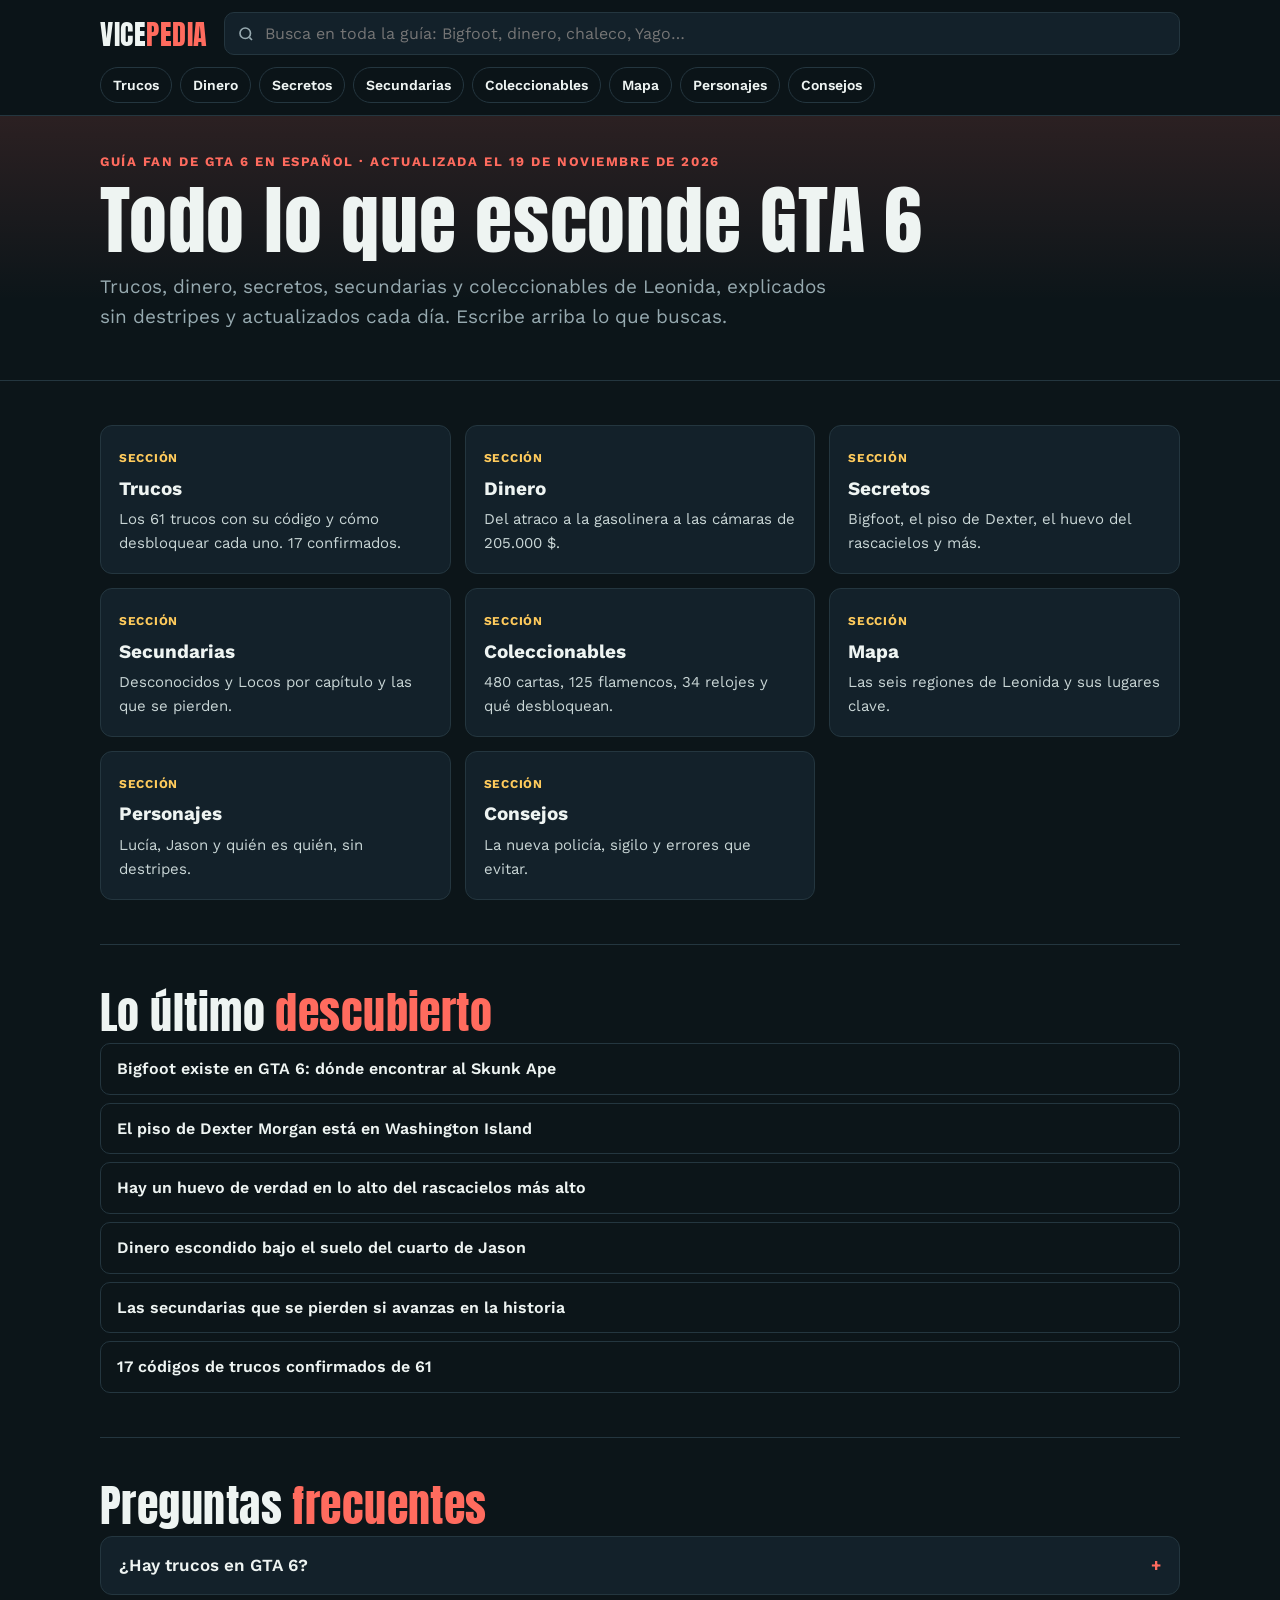
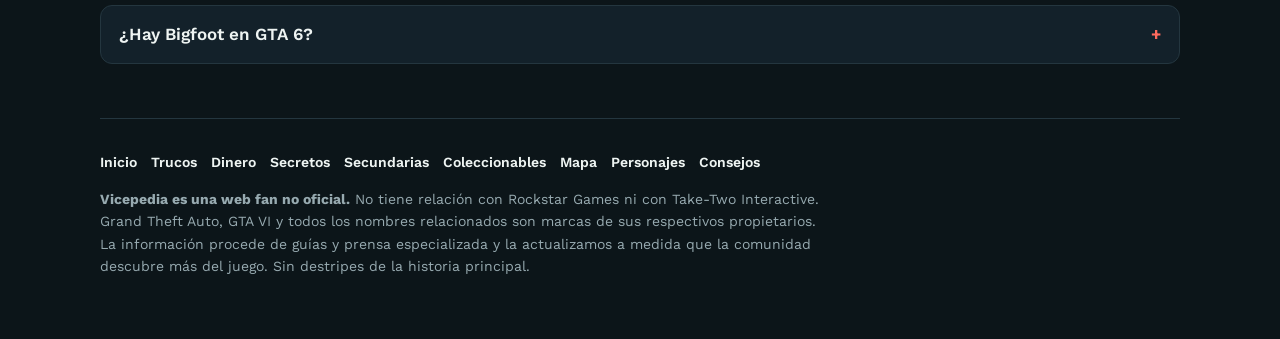
<file: index.html>
<!DOCTYPE html>
<html lang="es">
<head>
<meta charset="utf-8">
<meta name="viewport" content="width=device-width, initial-scale=1">
<title>Vicepedia: guía de GTA 6 en español con trucos y secretos</title>
<meta name="description" content="Guía de GTA 6 en español: los 61 trucos y cómo desbloquearlos, cómo ganar dinero, secretos y easter eggs como Bigfoot, misiones secundarias, coleccionables y mapa de Leonida.">
<link rel="canonical" href="https://vicepedia.github.io/">
<meta property="og:title" content="Vicepedia: guía de GTA 6 en español con trucos y secretos">
<meta property="og:description" content="Guía de GTA 6 en español: los 61 trucos y cómo desbloquearlos, cómo ganar dinero, secretos y easter eggs como Bigfoot, misiones secundarias, coleccionables y mapa de Leonida.">
<meta property="og:type" content="website">
<meta property="og:url" content="https://vicepedia.github.io/">
<meta property="og:site_name" content="Vicepedia">
<meta property="og:locale" content="es_ES">
<link rel="preconnect" href="https://fonts.googleapis.com">
<link rel="preconnect" href="https://fonts.gstatic.com" crossorigin>
<link href="https://fonts.googleapis.com/css2?family=Anton&family=Work+Sans:wght@400;500;600;700&family=JetBrains+Mono:wght@500&display=swap" rel="stylesheet">
<link rel="stylesheet" href="/assets/style.css">
<script type="application/ld+json">{"@context": "https://schema.org", "@type": "WebPage", "name": "Vicepedia: guía de GTA 6 en español con trucos y secretos", "url": "https://vicepedia.github.io/", "dateModified": "2026-11-19", "inLanguage": "es", "isPartOf": {"@type": "WebSite", "name": "Vicepedia", "url": "https://vicepedia.github.io/"}}</script>
<script type="application/ld+json">{"@context": "https://schema.org", "@type": "FAQPage", "mainEntity": [{"@type": "Question", "name": "¿Hay trucos en GTA 6?", "acceptedAnswer": {"@type": "Answer", "text": "Sí, 61, pero solo se desbloquean al terminar la historia y cumplir el reto de cada uno. Usarlos desactiva los trofeos y el guardado."}}, {"@type": "Question", "name": "¿Hay Bigfoot en GTA 6?", "acceptedAnswer": {"@type": "Answer", "text": "Sí: el Skunk Ape aparece de verdad en los pantanos del sur de Grassrivers, cerca del lago Cottonmouth."}}]}</script>
</head>
<body>
<div class="top">
  <div class="wrap">
    <a class="brand" href="/">VICE<span>PEDIA</span></a>
    <div class="search">
      <svg width="18" height="18" viewBox="0 0 24 24" fill="none" stroke="currentColor" stroke-width="2.2" aria-hidden="true"><circle cx="11" cy="11" r="7"/><path d="m20 20-3.5-3.5"/></svg>
      <input id="q" type="search" placeholder="Busca en toda la guía: Bigfoot, dinero, chaleco, Yago…" aria-label="Buscar en toda la guía" autocomplete="off">
      <div class="results" id="results" role="listbox" hidden></div>
    </div>
  </div>
  <nav class="chips" aria-label="Secciones"><a href="/trucos/">Trucos</a>
<a href="/dinero/">Dinero</a>
<a href="/secretos/">Secretos</a>
<a href="/secundarias/">Secundarias</a>
<a href="/coleccionables/">Coleccionables</a>
<a href="/mapa/">Mapa</a>
<a href="/personajes/">Personajes</a>
<a href="/consejos/">Consejos</a></nav>
</div>
<header class="hero">
  <div class="wrap">
    <div class="eyebrow">Guía fan de GTA 6 en español · actualizada el 19 de noviembre de 2026</div>
    <h1>Todo lo que esconde GTA 6</h1>
    <p class="lede">Trucos, dinero, secretos, secundarias y coleccionables de Leonida, explicados sin destripes y actualizados cada día. Escribe arriba lo que buscas.</p>
  </div>
</header>
<main class="wrap">

<section id="secciones"><div class="grid"><a class="card link-card" href="/trucos/"><span class="tag">Sección</span><h3>Trucos</h3><p>Los 61 trucos con su código y cómo desbloquear cada uno. 17 confirmados.</p></a><a class="card link-card" href="/dinero/"><span class="tag">Sección</span><h3>Dinero</h3><p>Del atraco a la gasolinera a las cámaras de 205.000 $.</p></a><a class="card link-card" href="/secretos/"><span class="tag">Sección</span><h3>Secretos</h3><p>Bigfoot, el piso de Dexter, el huevo del rascacielos y más.</p></a><a class="card link-card" href="/secundarias/"><span class="tag">Sección</span><h3>Secundarias</h3><p>Desconocidos y Locos por capítulo y las que se pierden.</p></a><a class="card link-card" href="/coleccionables/"><span class="tag">Sección</span><h3>Coleccionables</h3><p>480 cartas, 125 flamencos, 34 relojes y qué desbloquean.</p></a><a class="card link-card" href="/mapa/"><span class="tag">Sección</span><h3>Mapa</h3><p>Las seis regiones de Leonida y sus lugares clave.</p></a><a class="card link-card" href="/personajes/"><span class="tag">Sección</span><h3>Personajes</h3><p>Lucía, Jason y quién es quién, sin destripes.</p></a><a class="card link-card" href="/consejos/"><span class="tag">Sección</span><h3>Consejos</h3><p>La nueva policía, sigilo y errores que evitar.</p></a></div></section>
<section id="ultimo"><h2>Lo último <em>descubierto</em></h2><ul class="latest"><li><a href="/secretos/#el-skunk-ape-bigfoot-existe">Bigfoot existe en GTA 6: dónde encontrar al Skunk Ape</a></li><li><a href="/secretos/#el-piso-de-dexter-morgan">El piso de Dexter Morgan está en Washington Island</a></li><li><a href="/secretos/#un-huevo-de-pascua-literal">Hay un huevo de verdad en lo alto del rascacielos más alto</a></li><li><a href="/secretos/#dinero-bajo-el-suelo-de-jason">Dinero escondido bajo el suelo del cuarto de Jason</a></li><li><a href="/secundarias/#perdibles">Las secundarias que se pierden si avanzas en la historia</a></li><li><a href="/trucos/">17 códigos de trucos confirmados de 61</a></li></ul></section>
<section id="preguntas"><h2>Preguntas <em>frecuentes</em></h2><details class="s"><summary>¿Hay trucos en GTA 6?</summary><p>Sí, 61, pero solo se desbloquean al terminar la historia y cumplir el reto de cada uno. Usarlos desactiva los trofeos y el guardado.</p></details><details class="s"><summary>¿Hay Bigfoot en GTA 6?</summary><p>Sí: el Skunk Ape aparece de verdad en los pantanos del sur de Grassrivers, cerca del lago Cottonmouth.</p></details></section>
</main>
<footer>
  <div class="wrap">
    <nav class="foot-nav" aria-label="Todas las secciones"><a href="/">Inicio</a><a href="/trucos/">Trucos</a><a href="/dinero/">Dinero</a><a href="/secretos/">Secretos</a><a href="/secundarias/">Secundarias</a><a href="/coleccionables/">Coleccionables</a><a href="/mapa/">Mapa</a><a href="/personajes/">Personajes</a><a href="/consejos/">Consejos</a></nav>
    <p><strong>Vicepedia es una web fan no oficial.</strong> No tiene relación con Rockstar Games ni con Take-Two Interactive. Grand Theft Auto, GTA VI y todos los nombres relacionados son marcas de sus respectivos propietarios. La información procede de guías y prensa especializada y la actualizamos a medida que la comunidad descubre más del juego. Sin destripes de la historia principal.</p>
  </div>
</footer>
<script src="/assets/app.js" defer></script>
</body>
</html>
</file>
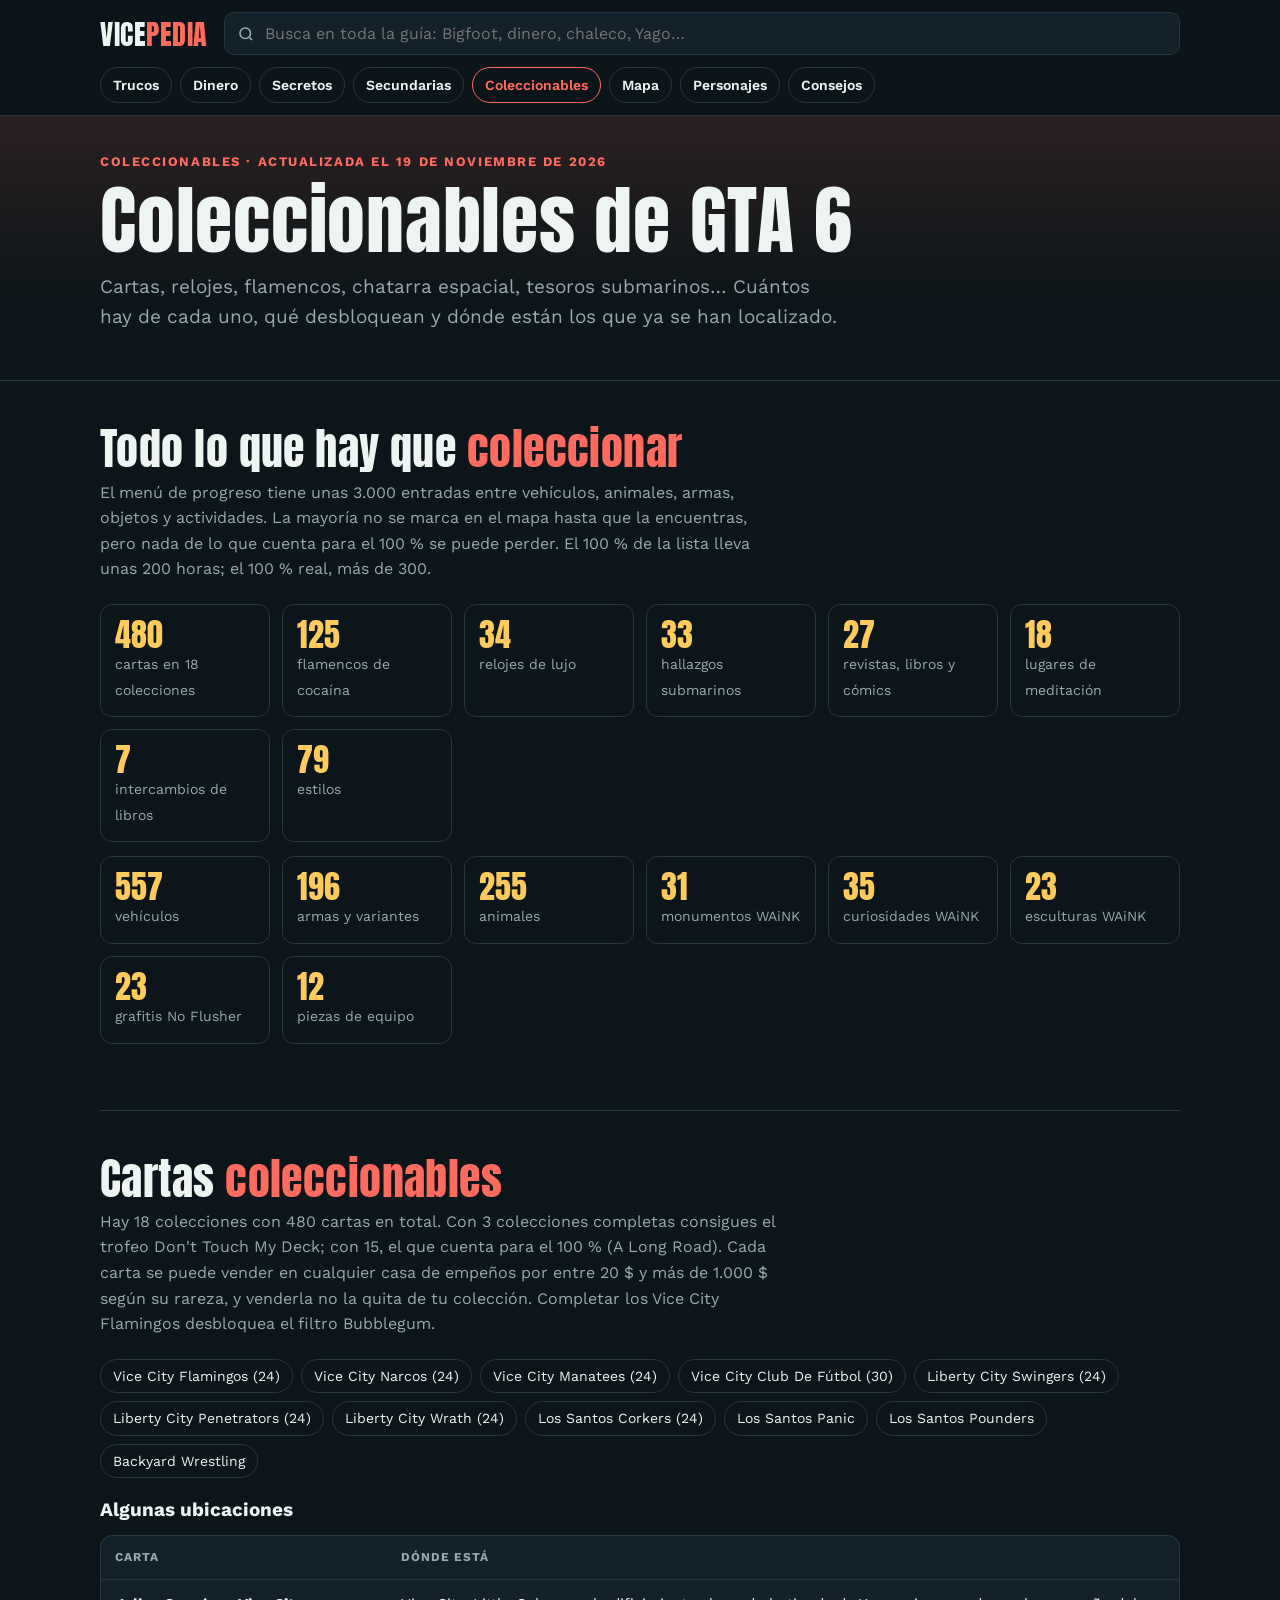
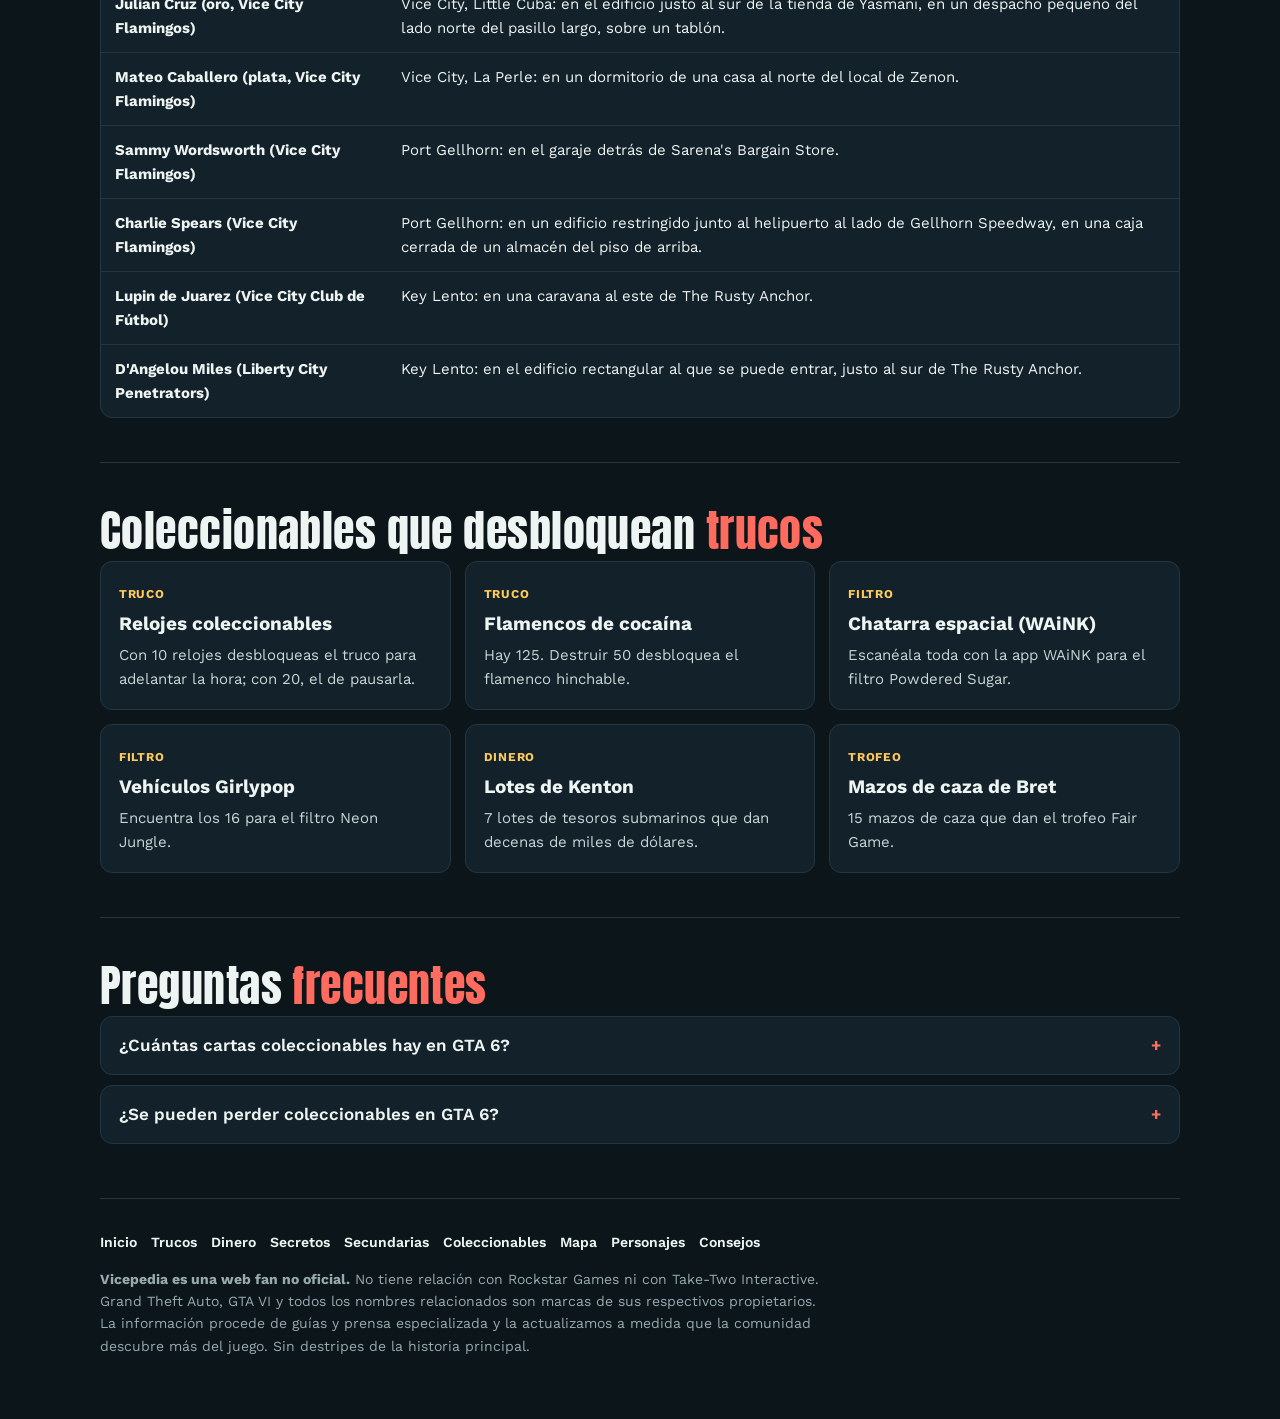
<file: coleccionables/index.html>
<!DOCTYPE html>
<html lang="es">
<head>
<meta charset="utf-8">
<meta name="viewport" content="width=device-width, initial-scale=1">
<title>Coleccionables de GTA 6: cartas, relojes, flamencos y más</title>
<meta name="description" content="Todos los coleccionables de GTA 6: las 480 cartas en 18 colecciones, 125 flamencos, 34 relojes, 33 hallazgos submarinos y qué desbloquea cada uno.">
<link rel="canonical" href="https://vicepedia.github.io/coleccionables/">
<meta property="og:title" content="Coleccionables de GTA 6: cartas, relojes, flamencos y más">
<meta property="og:description" content="Todos los coleccionables de GTA 6: las 480 cartas en 18 colecciones, 125 flamencos, 34 relojes, 33 hallazgos submarinos y qué desbloquea cada uno.">
<meta property="og:type" content="website">
<meta property="og:url" content="https://vicepedia.github.io/coleccionables/">
<meta property="og:site_name" content="Vicepedia">
<meta property="og:locale" content="es_ES">
<link rel="preconnect" href="https://fonts.googleapis.com">
<link rel="preconnect" href="https://fonts.gstatic.com" crossorigin>
<link href="https://fonts.googleapis.com/css2?family=Anton&family=Work+Sans:wght@400;500;600;700&family=JetBrains+Mono:wght@500&display=swap" rel="stylesheet">
<link rel="stylesheet" href="/assets/style.css">
<script type="application/ld+json">{"@context": "https://schema.org", "@type": "WebPage", "name": "Coleccionables de GTA 6: cartas, relojes, flamencos y más", "url": "https://vicepedia.github.io/coleccionables/", "dateModified": "2026-11-19", "inLanguage": "es", "isPartOf": {"@type": "WebSite", "name": "Vicepedia", "url": "https://vicepedia.github.io/"}}</script>
<script type="application/ld+json">{"@context": "https://schema.org", "@type": "BreadcrumbList", "itemListElement": [{"@type": "ListItem", "position": 1, "name": "Vicepedia", "item": "https://vicepedia.github.io/"}, {"@type": "ListItem", "position": 2, "name": "Coleccionables de GTA 6", "item": "https://vicepedia.github.io/coleccionables/"}]}</script>
<script type="application/ld+json">{"@context": "https://schema.org", "@type": "FAQPage", "mainEntity": [{"@type": "Question", "name": "¿Cuántas cartas coleccionables hay en GTA 6?", "acceptedAnswer": {"@type": "Answer", "text": "480 cartas repartidas en 18 colecciones. Para el 100 % hacen falta 15 colecciones completas."}}, {"@type": "Question", "name": "¿Se pueden perder coleccionables en GTA 6?", "acceptedAnswer": {"@type": "Answer", "text": "No. Nada de lo que cuenta para el 100 % se puede perder: puedes buscarlo después de la historia."}}]}</script>
</head>
<body>
<div class="top">
  <div class="wrap">
    <a class="brand" href="/">VICE<span>PEDIA</span></a>
    <div class="search">
      <svg width="18" height="18" viewBox="0 0 24 24" fill="none" stroke="currentColor" stroke-width="2.2" aria-hidden="true"><circle cx="11" cy="11" r="7"/><path d="m20 20-3.5-3.5"/></svg>
      <input id="q" type="search" placeholder="Busca en toda la guía: Bigfoot, dinero, chaleco, Yago…" aria-label="Buscar en toda la guía" autocomplete="off">
      <div class="results" id="results" role="listbox" hidden></div>
    </div>
  </div>
  <nav class="chips" aria-label="Secciones"><a href="/trucos/">Trucos</a>
<a href="/dinero/">Dinero</a>
<a href="/secretos/">Secretos</a>
<a href="/secundarias/">Secundarias</a>
<a href="/coleccionables/" aria-current="page">Coleccionables</a>
<a href="/mapa/">Mapa</a>
<a href="/personajes/">Personajes</a>
<a href="/consejos/">Consejos</a></nav>
</div>
<header class="hero">
  <div class="wrap">
    <div class="eyebrow">Coleccionables · actualizada el 19 de noviembre de 2026</div>
    <h1>Coleccionables de GTA 6</h1>
    <p class="lede">Cartas, relojes, flamencos, chatarra espacial, tesoros submarinos… Cuántos hay de cada uno, qué desbloquean y dónde están los que ya se han localizado.</p>
  </div>
</header>
<main class="wrap">

<section id="resumen">
  <h2>Todo lo que hay que <em>coleccionar</em></h2>
  <p class="intro">El menú de progreso tiene unas 3.000 entradas entre vehículos, animales, armas, objetos y actividades. La mayoría no se marca en el mapa hasta que la encuentras, pero nada de lo que cuenta para el 100 % se puede perder. El 100 % de la lista lleva unas 200 horas; el 100 % real, más de 300.</p>
  <div class="stats"><div class="stat"><b>480</b><span>cartas en 18 colecciones</span></div><div class="stat"><b>125</b><span>flamencos de cocaína</span></div><div class="stat"><b>34</b><span>relojes de lujo</span></div><div class="stat"><b>33</b><span>hallazgos submarinos</span></div><div class="stat"><b>27</b><span>revistas, libros y cómics</span></div><div class="stat"><b>18</b><span>lugares de meditación</span></div><div class="stat"><b>7</b><span>intercambios de libros</span></div><div class="stat"><b>79</b><span>estilos</span></div></div>
  <div class="stats"><div class="stat"><b>557</b><span>vehículos</span></div><div class="stat"><b>196</b><span>armas y variantes</span></div><div class="stat"><b>255</b><span>animales</span></div><div class="stat"><b>31</b><span>monumentos WAiNK</span></div><div class="stat"><b>35</b><span>curiosidades WAiNK</span></div><div class="stat"><b>23</b><span>esculturas WAiNK</span></div><div class="stat"><b>23</b><span>grafitis No Flusher</span></div><div class="stat"><b>12</b><span>piezas de equipo</span></div></div>
</section>
<section id="cartas">
  <h2>Cartas <em>coleccionables</em></h2>
  <p class="intro">Hay 18 colecciones con 480 cartas en total. Con 3 colecciones completas consigues el trofeo Don't Touch My Deck; con 15, el que cuenta para el 100 % (A Long Road). Cada carta se puede vender en cualquier casa de empeños por entre 20 $ y más de 1.000 $ según su rareza, y venderla no la quita de tu colección. Completar los Vice City Flamingos desbloquea el filtro Bubblegum.</p>
  <div class="tags"><span class="chip-s s">Vice City Flamingos (24)</span><span class="chip-s s">Vice City Narcos (24)</span><span class="chip-s s">Vice City Manatees (24)</span><span class="chip-s s">Vice City Club De Fútbol (30)</span><span class="chip-s s">Liberty City Swingers (24)</span><span class="chip-s s">Liberty City Penetrators (24)</span><span class="chip-s s">Liberty City Wrath (24)</span><span class="chip-s s">Los Santos Corkers (24)</span><span class="chip-s s">Los Santos Panic</span><span class="chip-s s">Los Santos Pounders</span><span class="chip-s s">Backyard Wrestling</span></div>
  <h3 class="sub">Algunas ubicaciones</h3>
  <div class="table-wrap"><table><thead><tr><th>Carta</th><th>Dónde está</th></tr></thead><tbody><tr class="s" id="carta-julian-cruz-oro-vice-city-flamingos"><td><strong>Julian Cruz (oro, Vice City Flamingos)</strong></td><td>Vice City, Little Cuba: en el edificio justo al sur de la tienda de Yasmani, en un despacho pequeño del lado norte del pasillo largo, sobre un tablón.</td></tr><tr class="s" id="carta-mateo-caballero-plata-vice-city-flamingos"><td><strong>Mateo Caballero (plata, Vice City Flamingos)</strong></td><td>Vice City, La Perle: en un dormitorio de una casa al norte del local de Zenon.</td></tr><tr class="s" id="carta-sammy-wordsworth-vice-city-flamingos"><td><strong>Sammy Wordsworth (Vice City Flamingos)</strong></td><td>Port Gellhorn: en el garaje detrás de Sarena&#x27;s Bargain Store.</td></tr><tr class="s" id="carta-charlie-spears-vice-city-flamingos"><td><strong>Charlie Spears (Vice City Flamingos)</strong></td><td>Port Gellhorn: en un edificio restringido junto al helipuerto al lado de Gellhorn Speedway, en una caja cerrada de un almacén del piso de arriba.</td></tr><tr class="s" id="carta-lupin-de-juarez-vice-city-club-de-futbol"><td><strong>Lupin de Juarez (Vice City Club de Fútbol)</strong></td><td>Key Lento: en una caravana al este de The Rusty Anchor.</td></tr><tr class="s" id="carta-d-angelou-miles-liberty-city-penetrators"><td><strong>D&#x27;Angelou Miles (Liberty City Penetrators)</strong></td><td>Key Lento: en el edificio rectangular al que se puede entrar, justo al sur de The Rusty Anchor.</td></tr></tbody></table></div>
</section>
<section id="otros">
  <h2>Coleccionables que desbloquean <em>trucos</em></h2>
  <div class="grid"><article class="card s " id="relojes-coleccionables"><span class="tag">Truco</span><h3>Relojes coleccionables</h3><p>Con 10 relojes desbloqueas el truco para adelantar la hora; con 20, el de pausarla.</p></article>
<article class="card s " id="flamencos-de-cocaina"><span class="tag">Truco</span><h3>Flamencos de cocaína</h3><p>Hay 125. Destruir 50 desbloquea el flamenco hinchable.</p></article>
<article class="card s " id="chatarra-espacial-waink"><span class="tag">Filtro</span><h3>Chatarra espacial (WAiNK)</h3><p>Escanéala toda con la app WAiNK para el filtro Powdered Sugar.</p></article>
<article class="card s " id="vehiculos-girlypop"><span class="tag">Filtro</span><h3>Vehículos Girlypop</h3><p>Encuentra los 16 para el filtro Neon Jungle.</p></article>
<article class="card s " id="lotes-de-kenton"><span class="tag">Dinero</span><h3>Lotes de Kenton</h3><p>7 lotes de tesoros submarinos que dan decenas de miles de dólares.</p></article>
<article class="card s " id="mazos-de-caza-de-bret"><span class="tag">Trofeo</span><h3>Mazos de caza de Bret</h3><p>15 mazos de caza que dan el trofeo Fair Game.</p></article></div>
</section>
<section id="preguntas"><h2>Preguntas <em>frecuentes</em></h2><details class="s"><summary>¿Cuántas cartas coleccionables hay en GTA 6?</summary><p>480 cartas repartidas en 18 colecciones. Para el 100 % hacen falta 15 colecciones completas.</p></details><details class="s"><summary>¿Se pueden perder coleccionables en GTA 6?</summary><p>No. Nada de lo que cuenta para el 100 % se puede perder: puedes buscarlo después de la historia.</p></details></section>
</main>
<footer>
  <div class="wrap">
    <nav class="foot-nav" aria-label="Todas las secciones"><a href="/">Inicio</a><a href="/trucos/">Trucos</a><a href="/dinero/">Dinero</a><a href="/secretos/">Secretos</a><a href="/secundarias/">Secundarias</a><a href="/coleccionables/">Coleccionables</a><a href="/mapa/">Mapa</a><a href="/personajes/">Personajes</a><a href="/consejos/">Consejos</a></nav>
    <p><strong>Vicepedia es una web fan no oficial.</strong> No tiene relación con Rockstar Games ni con Take-Two Interactive. Grand Theft Auto, GTA VI y todos los nombres relacionados son marcas de sus respectivos propietarios. La información procede de guías y prensa especializada y la actualizamos a medida que la comunidad descubre más del juego. Sin destripes de la historia principal.</p>
  </div>
</footer>
<script src="/assets/app.js" defer></script>
</body>
</html>
</file>
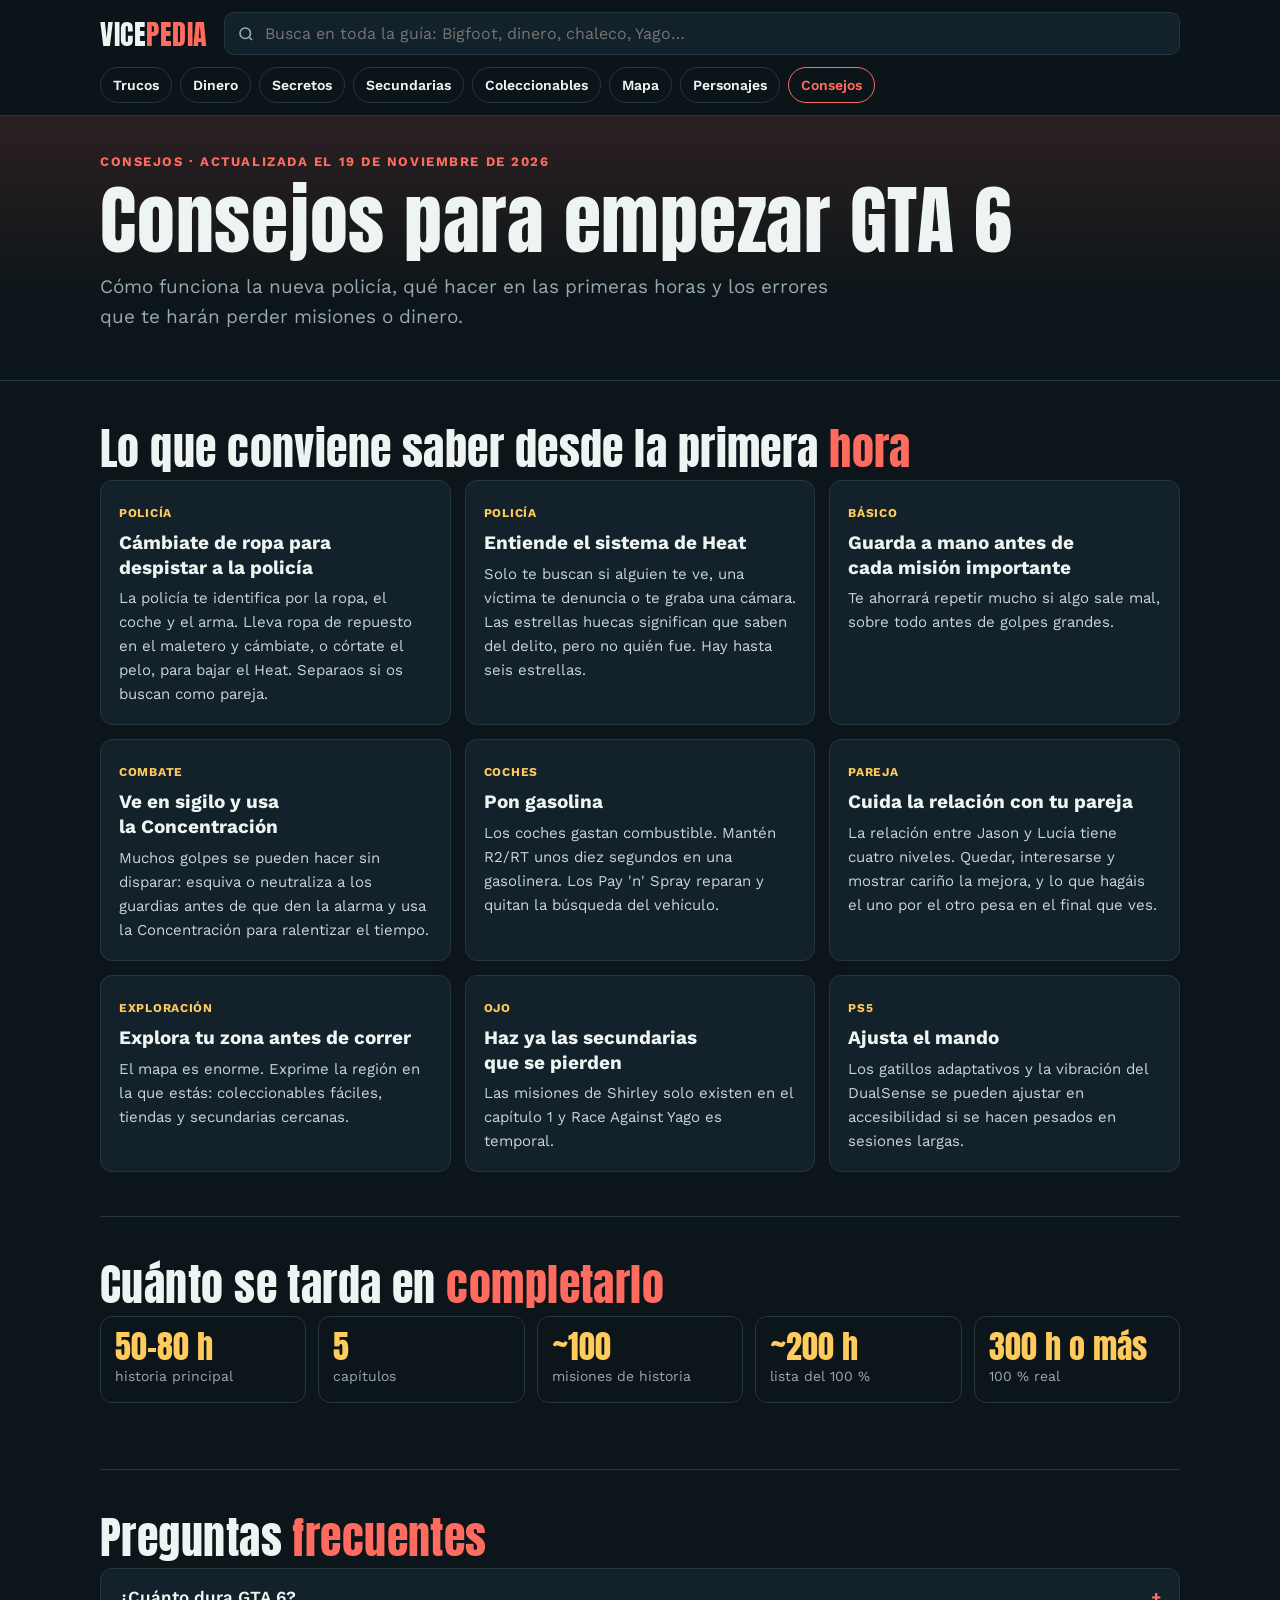
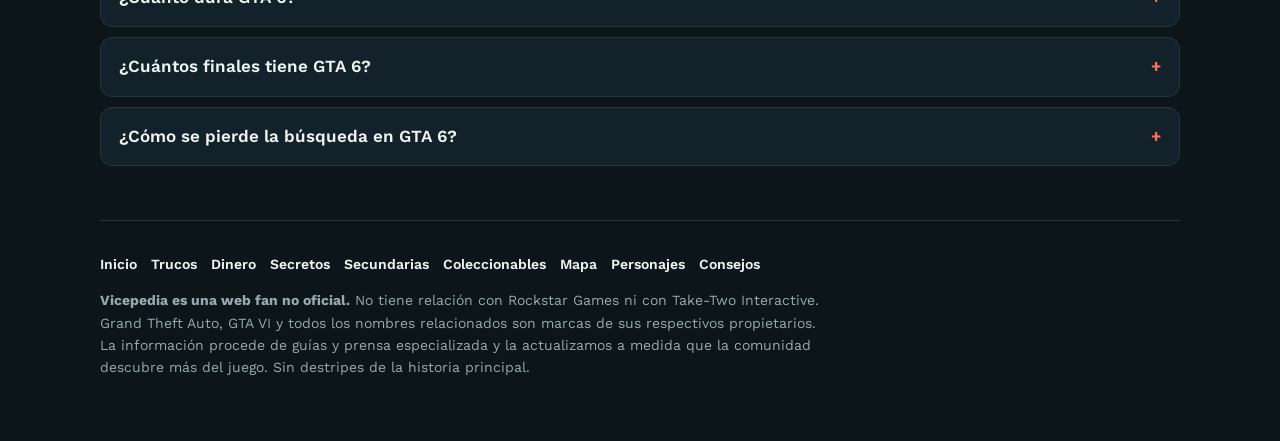
<file: consejos/index.html>
<!DOCTYPE html>
<html lang="es">
<head>
<meta charset="utf-8">
<meta name="viewport" content="width=device-width, initial-scale=1">
<title>Consejos de GTA 6 para empezar: lo que nadie te cuenta</title>
<meta name="description" content="Los mejores consejos para empezar GTA 6: cómo despistar a la policía con el sistema de Heat, sigilo, gasolina, relación con tu pareja y las misiones que se pierden.">
<link rel="canonical" href="https://vicepedia.github.io/consejos/">
<meta property="og:title" content="Consejos de GTA 6 para empezar: lo que nadie te cuenta">
<meta property="og:description" content="Los mejores consejos para empezar GTA 6: cómo despistar a la policía con el sistema de Heat, sigilo, gasolina, relación con tu pareja y las misiones que se pierden.">
<meta property="og:type" content="website">
<meta property="og:url" content="https://vicepedia.github.io/consejos/">
<meta property="og:site_name" content="Vicepedia">
<meta property="og:locale" content="es_ES">
<link rel="preconnect" href="https://fonts.googleapis.com">
<link rel="preconnect" href="https://fonts.gstatic.com" crossorigin>
<link href="https://fonts.googleapis.com/css2?family=Anton&family=Work+Sans:wght@400;500;600;700&family=JetBrains+Mono:wght@500&display=swap" rel="stylesheet">
<link rel="stylesheet" href="/assets/style.css">
<script type="application/ld+json">{"@context": "https://schema.org", "@type": "WebPage", "name": "Consejos de GTA 6 para empezar: lo que nadie te cuenta", "url": "https://vicepedia.github.io/consejos/", "dateModified": "2026-11-19", "inLanguage": "es", "isPartOf": {"@type": "WebSite", "name": "Vicepedia", "url": "https://vicepedia.github.io/"}}</script>
<script type="application/ld+json">{"@context": "https://schema.org", "@type": "BreadcrumbList", "itemListElement": [{"@type": "ListItem", "position": 1, "name": "Vicepedia", "item": "https://vicepedia.github.io/"}, {"@type": "ListItem", "position": 2, "name": "Consejos para empezar GTA 6", "item": "https://vicepedia.github.io/consejos/"}]}</script>
<script type="application/ld+json">{"@context": "https://schema.org", "@type": "FAQPage", "mainEntity": [{"@type": "Question", "name": "¿Cuánto dura GTA 6?", "acceptedAnswer": {"@type": "Answer", "text": "La historia principal lleva entre 50 y 80 horas según tu ritmo, en cinco capítulos con unas 100 misiones. La lista del 100 % ronda las 200 horas."}}, {"@type": "Question", "name": "¿Cuántos finales tiene GTA 6?", "acceptedAnswer": {"@type": "Answer", "text": "Varios. Tu relación con tu pareja y las decisiones que tomas durante la historia influyen en el final que ves."}}, {"@type": "Question", "name": "¿Cómo se pierde la búsqueda en GTA 6?", "acceptedAnswer": {"@type": "Answer", "text": "Sal de la zona de búsqueda y cambia de ropa, de coche o de corte de pelo. Si os buscan como pareja, separaos."}}]}</script>
</head>
<body>
<div class="top">
  <div class="wrap">
    <a class="brand" href="/">VICE<span>PEDIA</span></a>
    <div class="search">
      <svg width="18" height="18" viewBox="0 0 24 24" fill="none" stroke="currentColor" stroke-width="2.2" aria-hidden="true"><circle cx="11" cy="11" r="7"/><path d="m20 20-3.5-3.5"/></svg>
      <input id="q" type="search" placeholder="Busca en toda la guía: Bigfoot, dinero, chaleco, Yago…" aria-label="Buscar en toda la guía" autocomplete="off">
      <div class="results" id="results" role="listbox" hidden></div>
    </div>
  </div>
  <nav class="chips" aria-label="Secciones"><a href="/trucos/">Trucos</a>
<a href="/dinero/">Dinero</a>
<a href="/secretos/">Secretos</a>
<a href="/secundarias/">Secundarias</a>
<a href="/coleccionables/">Coleccionables</a>
<a href="/mapa/">Mapa</a>
<a href="/personajes/">Personajes</a>
<a href="/consejos/" aria-current="page">Consejos</a></nav>
</div>
<header class="hero">
  <div class="wrap">
    <div class="eyebrow">Consejos · actualizada el 19 de noviembre de 2026</div>
    <h1>Consejos para empezar GTA 6</h1>
    <p class="lede">Cómo funciona la nueva policía, qué hacer en las primeras horas y los errores que te harán perder misiones o dinero.</p>
  </div>
</header>
<main class="wrap">

<section id="consejos-lista"><h2>Lo que conviene saber desde la primera <em>hora</em></h2><div class="grid"><article class="card s " id="cambiate-de-ropa-para-despistar-a-la-policia"><span class="tag">Policía</span><h3>Cámbiate de ropa para despistar a la policía</h3><p>La policía te identifica por la ropa, el coche y el arma. Lleva ropa de repuesto en el maletero y cámbiate, o córtate el pelo, para bajar el Heat. Separaos si os buscan como pareja.</p></article>
<article class="card s " id="entiende-el-sistema-de-heat"><span class="tag">Policía</span><h3>Entiende el sistema de Heat</h3><p>Solo te buscan si alguien te ve, una víctima te denuncia o te graba una cámara. Las estrellas huecas significan que saben del delito, pero no quién fue. Hay hasta seis estrellas.</p></article>
<article class="card s " id="guarda-a-mano-antes-de-cada-mision-importante"><span class="tag">Básico</span><h3>Guarda a mano antes de cada misión importante</h3><p>Te ahorrará repetir mucho si algo sale mal, sobre todo antes de golpes grandes.</p></article>
<article class="card s " id="ve-en-sigilo-y-usa-la-concentracion"><span class="tag">Combate</span><h3>Ve en sigilo y usa la Concentración</h3><p>Muchos golpes se pueden hacer sin disparar: esquiva o neutraliza a los guardias antes de que den la alarma y usa la Concentración para ralentizar el tiempo.</p></article>
<article class="card s " id="pon-gasolina"><span class="tag">Coches</span><h3>Pon gasolina</h3><p>Los coches gastan combustible. Mantén R2/RT unos diez segundos en una gasolinera. Los Pay 'n' Spray reparan y quitan la búsqueda del vehículo.</p></article>
<article class="card s " id="cuida-la-relacion-con-tu-pareja"><span class="tag">Pareja</span><h3>Cuida la relación con tu pareja</h3><p>La relación entre Jason y Lucía tiene cuatro niveles. Quedar, interesarse y mostrar cariño la mejora, y lo que hagáis el uno por el otro pesa en el final que ves.</p></article>
<article class="card s " id="explora-tu-zona-antes-de-correr"><span class="tag">Exploración</span><h3>Explora tu zona antes de correr</h3><p>El mapa es enorme. Exprime la región en la que estás: coleccionables fáciles, tiendas y secundarias cercanas.</p></article>
<article class="card s " id="haz-ya-las-secundarias-que-se-pierden"><span class="tag">Ojo</span><h3>Haz ya las secundarias que se pierden</h3><p>Las misiones de Shirley solo existen en el capítulo 1 y Race Against Yago es temporal.</p></article>
<article class="card s " id="ajusta-el-mando"><span class="tag">PS5</span><h3>Ajusta el mando</h3><p>Los gatillos adaptativos y la vibración del DualSense se pueden ajustar en accesibilidad si se hacen pesados en sesiones largas.</p></article></div></section>
<section id="duracion"><h2>Cuánto se tarda en <em>completarlo</em></h2>
<div class="stats"><div class="stat"><b>50–80 h</b><span>historia principal</span></div><div class="stat"><b>5</b><span>capítulos</span></div><div class="stat"><b>~100</b><span>misiones de historia</span></div><div class="stat"><b>~200 h</b><span>lista del 100 %</span></div><div class="stat"><b>300 h o más</b><span>100 % real</span></div></div>
</section>
<section id="preguntas"><h2>Preguntas <em>frecuentes</em></h2><details class="s"><summary>¿Cuánto dura GTA 6?</summary><p>La historia principal lleva entre 50 y 80 horas según tu ritmo, en cinco capítulos con unas 100 misiones. La lista del 100 % ronda las 200 horas.</p></details><details class="s"><summary>¿Cuántos finales tiene GTA 6?</summary><p>Varios. Tu relación con tu pareja y las decisiones que tomas durante la historia influyen en el final que ves.</p></details><details class="s"><summary>¿Cómo se pierde la búsqueda en GTA 6?</summary><p>Sal de la zona de búsqueda y cambia de ropa, de coche o de corte de pelo. Si os buscan como pareja, separaos.</p></details></section>
</main>
<footer>
  <div class="wrap">
    <nav class="foot-nav" aria-label="Todas las secciones"><a href="/">Inicio</a><a href="/trucos/">Trucos</a><a href="/dinero/">Dinero</a><a href="/secretos/">Secretos</a><a href="/secundarias/">Secundarias</a><a href="/coleccionables/">Coleccionables</a><a href="/mapa/">Mapa</a><a href="/personajes/">Personajes</a><a href="/consejos/">Consejos</a></nav>
    <p><strong>Vicepedia es una web fan no oficial.</strong> No tiene relación con Rockstar Games ni con Take-Two Interactive. Grand Theft Auto, GTA VI y todos los nombres relacionados son marcas de sus respectivos propietarios. La información procede de guías y prensa especializada y la actualizamos a medida que la comunidad descubre más del juego. Sin destripes de la historia principal.</p>
  </div>
</footer>
<script src="/assets/app.js" defer></script>
</body>
</html>
</file>
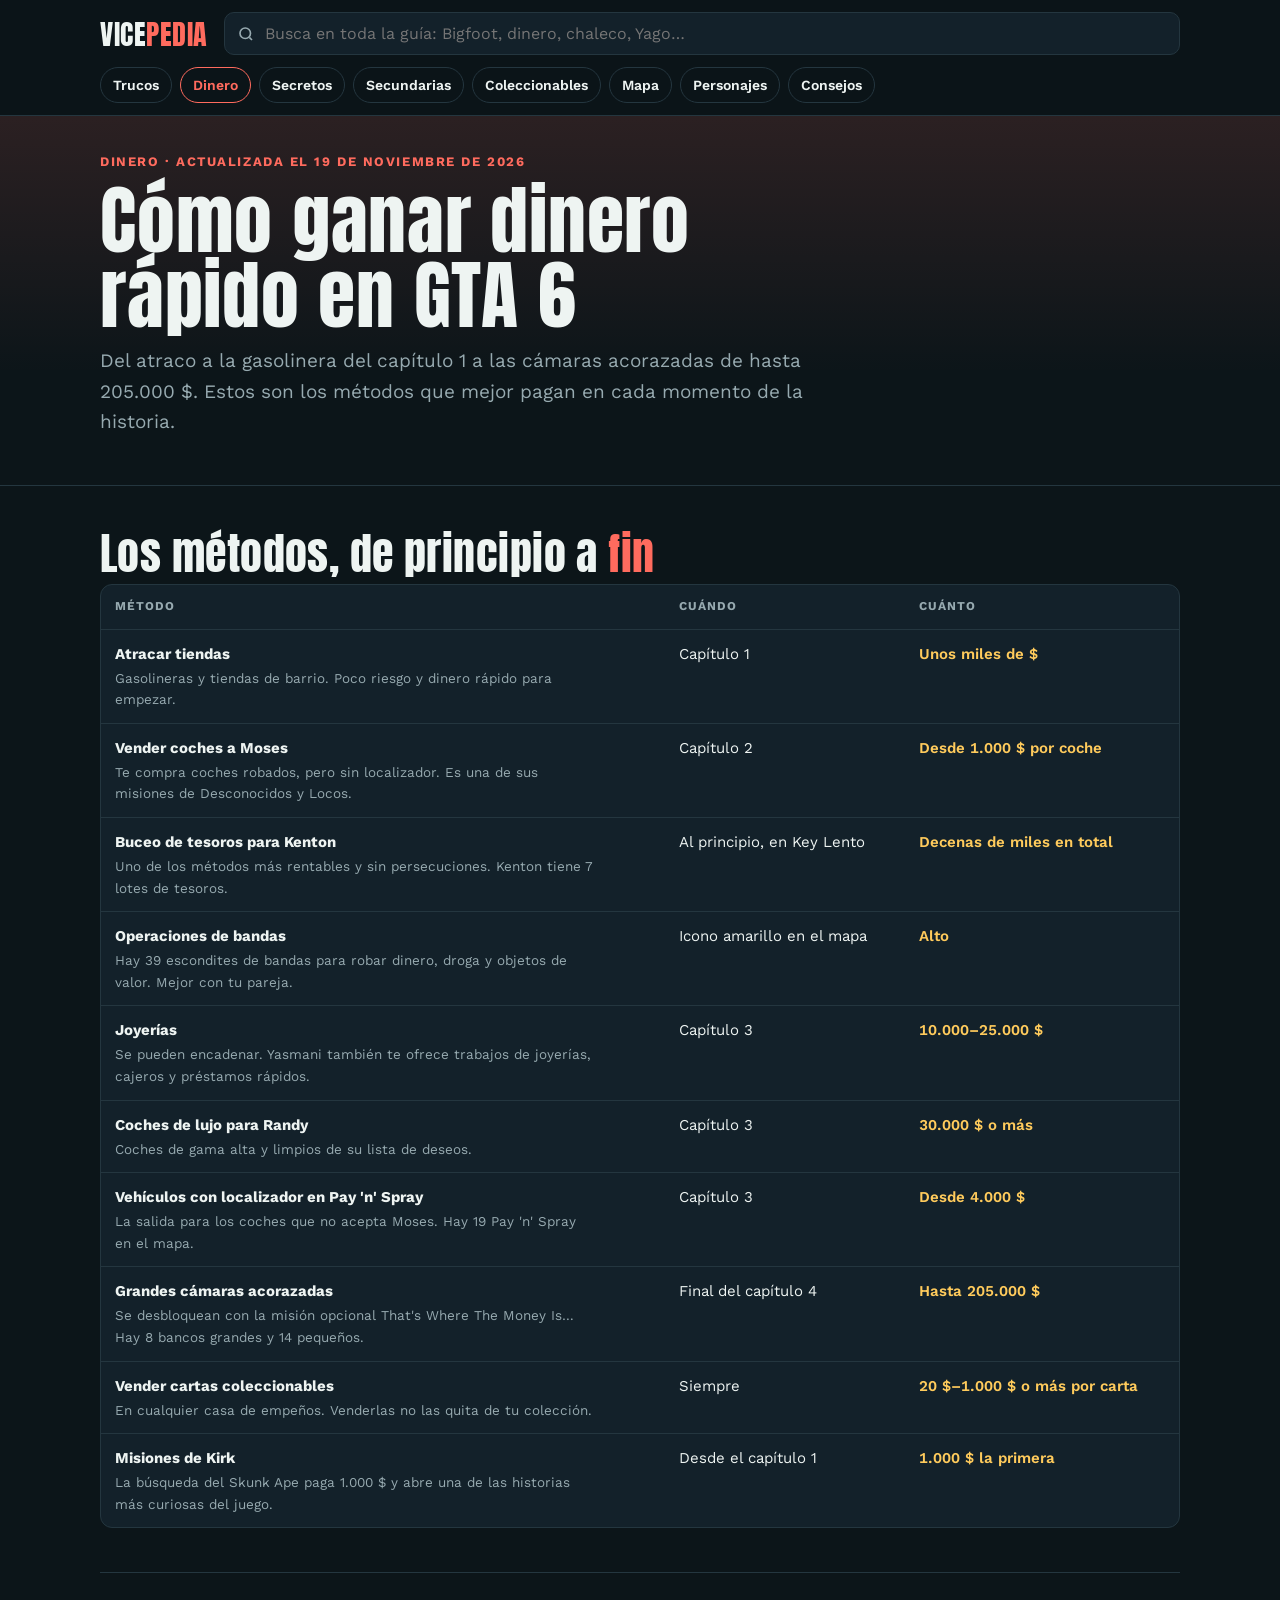
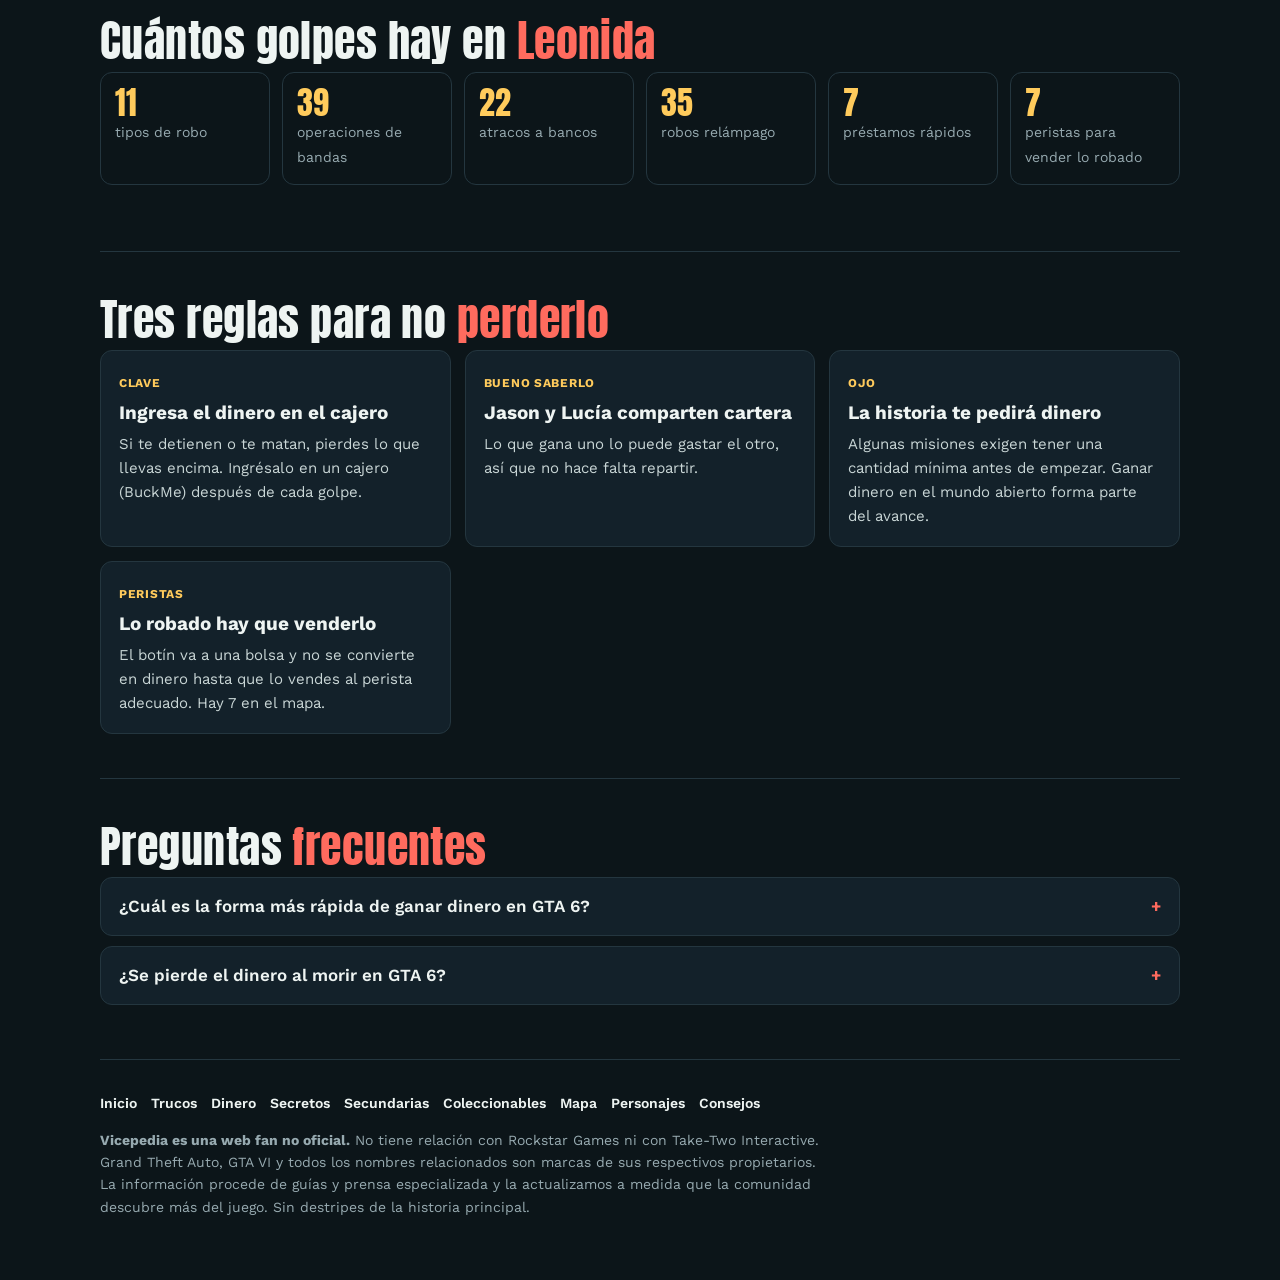
<file: dinero/index.html>
<!DOCTYPE html>
<html lang="es">
<head>
<meta charset="utf-8">
<meta name="viewport" content="width=device-width, initial-scale=1">
<title>Cómo ganar dinero rápido en GTA 6: los mejores métodos</title>
<meta name="description" content="Los mejores métodos para ganar dinero en GTA 6 ordenados por capítulo: tiendas, Moses, Kenton, joyerías, Randy y las cámaras de hasta 205.000 $.">
<link rel="canonical" href="https://vicepedia.github.io/dinero/">
<meta property="og:title" content="Cómo ganar dinero rápido en GTA 6: los mejores métodos">
<meta property="og:description" content="Los mejores métodos para ganar dinero en GTA 6 ordenados por capítulo: tiendas, Moses, Kenton, joyerías, Randy y las cámaras de hasta 205.000 $.">
<meta property="og:type" content="website">
<meta property="og:url" content="https://vicepedia.github.io/dinero/">
<meta property="og:site_name" content="Vicepedia">
<meta property="og:locale" content="es_ES">
<link rel="preconnect" href="https://fonts.googleapis.com">
<link rel="preconnect" href="https://fonts.gstatic.com" crossorigin>
<link href="https://fonts.googleapis.com/css2?family=Anton&family=Work+Sans:wght@400;500;600;700&family=JetBrains+Mono:wght@500&display=swap" rel="stylesheet">
<link rel="stylesheet" href="/assets/style.css">
<script type="application/ld+json">{"@context": "https://schema.org", "@type": "WebPage", "name": "Cómo ganar dinero rápido en GTA 6: los mejores métodos", "url": "https://vicepedia.github.io/dinero/", "dateModified": "2026-11-19", "inLanguage": "es", "isPartOf": {"@type": "WebSite", "name": "Vicepedia", "url": "https://vicepedia.github.io/"}}</script>
<script type="application/ld+json">{"@context": "https://schema.org", "@type": "BreadcrumbList", "itemListElement": [{"@type": "ListItem", "position": 1, "name": "Vicepedia", "item": "https://vicepedia.github.io/"}, {"@type": "ListItem", "position": 2, "name": "Cómo ganar dinero rápido en GTA 6", "item": "https://vicepedia.github.io/dinero/"}]}</script>
<script type="application/ld+json">{"@context": "https://schema.org", "@type": "FAQPage", "mainEntity": [{"@type": "Question", "name": "¿Cuál es la forma más rápida de ganar dinero en GTA 6?", "acceptedAnswer": {"@type": "Answer", "text": "Las grandes cámaras acorazadas, con hasta 205.000 $, pero llegan al final del capítulo 4. Antes, lo mejor es el buceo de tesoros para Kenton, las joyerías y los coches para Randy."}}, {"@type": "Question", "name": "¿Se pierde el dinero al morir en GTA 6?", "acceptedAnswer": {"@type": "Answer", "text": "Sí, el que llevas encima. Ingrésalo en un cajero después de cada golpe para no perderlo."}}]}</script>
</head>
<body>
<div class="top">
  <div class="wrap">
    <a class="brand" href="/">VICE<span>PEDIA</span></a>
    <div class="search">
      <svg width="18" height="18" viewBox="0 0 24 24" fill="none" stroke="currentColor" stroke-width="2.2" aria-hidden="true"><circle cx="11" cy="11" r="7"/><path d="m20 20-3.5-3.5"/></svg>
      <input id="q" type="search" placeholder="Busca en toda la guía: Bigfoot, dinero, chaleco, Yago…" aria-label="Buscar en toda la guía" autocomplete="off">
      <div class="results" id="results" role="listbox" hidden></div>
    </div>
  </div>
  <nav class="chips" aria-label="Secciones"><a href="/trucos/">Trucos</a>
<a href="/dinero/" aria-current="page">Dinero</a>
<a href="/secretos/">Secretos</a>
<a href="/secundarias/">Secundarias</a>
<a href="/coleccionables/">Coleccionables</a>
<a href="/mapa/">Mapa</a>
<a href="/personajes/">Personajes</a>
<a href="/consejos/">Consejos</a></nav>
</div>
<header class="hero">
  <div class="wrap">
    <div class="eyebrow">Dinero · actualizada el 19 de noviembre de 2026</div>
    <h1>Cómo ganar dinero rápido en GTA 6</h1>
    <p class="lede">Del atraco a la gasolinera del capítulo 1 a las cámaras acorazadas de hasta 205.000 $. Estos son los métodos que mejor pagan en cada momento de la historia.</p>
  </div>
</header>
<main class="wrap">

<section id="metodos">
  <h2>Los métodos, de principio a <em>fin</em></h2>
  <div class="table-wrap"><table><thead><tr><th>Método</th><th>Cuándo</th><th>Cuánto</th></tr></thead><tbody><tr class="s" id="atracar-tiendas"><td><strong>Atracar tiendas</strong><small>Gasolineras y tiendas de barrio. Poco riesgo y dinero rápido para empezar.</small></td><td>Capítulo 1</td><td class="num">Unos miles de $</td></tr><tr class="s" id="vender-coches-a-moses"><td><strong>Vender coches a Moses</strong><small>Te compra coches robados, pero sin localizador. Es una de sus misiones de Desconocidos y Locos.</small></td><td>Capítulo 2</td><td class="num">Desde 1.000 $ por coche</td></tr><tr class="s" id="buceo-de-tesoros-para-kenton"><td><strong>Buceo de tesoros para Kenton</strong><small>Uno de los métodos más rentables y sin persecuciones. Kenton tiene 7 lotes de tesoros.</small></td><td>Al principio, en Key Lento</td><td class="num">Decenas de miles en total</td></tr><tr class="s" id="operaciones-de-bandas"><td><strong>Operaciones de bandas</strong><small>Hay 39 escondites de bandas para robar dinero, droga y objetos de valor. Mejor con tu pareja.</small></td><td>Icono amarillo en el mapa</td><td class="num">Alto</td></tr><tr class="s" id="joyerias"><td><strong>Joyerías</strong><small>Se pueden encadenar. Yasmani también te ofrece trabajos de joyerías, cajeros y préstamos rápidos.</small></td><td>Capítulo 3</td><td class="num">10.000–25.000 $</td></tr><tr class="s" id="coches-de-lujo-para-randy"><td><strong>Coches de lujo para Randy</strong><small>Coches de gama alta y limpios de su lista de deseos.</small></td><td>Capítulo 3</td><td class="num">30.000 $ o más</td></tr><tr class="s" id="vehiculos-con-localizador-en-pay-n-spray"><td><strong>Vehículos con localizador en Pay &#x27;n&#x27; Spray</strong><small>La salida para los coches que no acepta Moses. Hay 19 Pay &#x27;n&#x27; Spray en el mapa.</small></td><td>Capítulo 3</td><td class="num">Desde 4.000 $</td></tr><tr class="s" id="grandes-camaras-acorazadas"><td><strong>Grandes cámaras acorazadas</strong><small>Se desbloquean con la misión opcional That&#x27;s Where The Money Is… Hay 8 bancos grandes y 14 pequeños.</small></td><td>Final del capítulo 4</td><td class="num">Hasta 205.000 $</td></tr><tr class="s" id="vender-cartas-coleccionables"><td><strong>Vender cartas coleccionables</strong><small>En cualquier casa de empeños. Venderlas no las quita de tu colección.</small></td><td>Siempre</td><td class="num">20 $–1.000 $ o más por carta</td></tr><tr class="s" id="misiones-de-kirk"><td><strong>Misiones de Kirk</strong><small>La búsqueda del Skunk Ape paga 1.000 $ y abre una de las historias más curiosas del juego.</small></td><td>Desde el capítulo 1</td><td class="num">1.000 $ la primera</td></tr></tbody></table></div>
</section>
<section id="golpes">
  <h2>Cuántos golpes hay en <em>Leonida</em></h2>
  <div class="stats"><div class="stat"><b>11</b><span>tipos de robo</span></div><div class="stat"><b>39</b><span>operaciones de bandas</span></div><div class="stat"><b>22</b><span>atracos a bancos</span></div><div class="stat"><b>35</b><span>robos relámpago</span></div><div class="stat"><b>7</b><span>préstamos rápidos</span></div><div class="stat"><b>7</b><span>peristas para vender lo robado</span></div></div>
</section>
<section id="reglas">
  <h2>Tres reglas para no <em>perderlo</em></h2>
  <div class="grid"><article class="card s " id="ingresa-el-dinero-en-el-cajero"><span class="tag">Clave</span><h3>Ingresa el dinero en el cajero</h3><p>Si te detienen o te matan, pierdes lo que llevas encima. Ingrésalo en un cajero (BuckMe) después de cada golpe.</p></article>
<article class="card s " id="jason-y-lucia-comparten-cartera"><span class="tag">Bueno saberlo</span><h3>Jason y Lucía comparten cartera</h3><p>Lo que gana uno lo puede gastar el otro, así que no hace falta repartir.</p></article>
<article class="card s " id="la-historia-te-pedira-dinero"><span class="tag">Ojo</span><h3>La historia te pedirá dinero</h3><p>Algunas misiones exigen tener una cantidad mínima antes de empezar. Ganar dinero en el mundo abierto forma parte del avance.</p></article>
<article class="card s " id="lo-robado-hay-que-venderlo"><span class="tag">Peristas</span><h3>Lo robado hay que venderlo</h3><p>El botín va a una bolsa y no se convierte en dinero hasta que lo vendes al perista adecuado. Hay 7 en el mapa.</p></article></div>
</section>
<section id="preguntas"><h2>Preguntas <em>frecuentes</em></h2><details class="s"><summary>¿Cuál es la forma más rápida de ganar dinero en GTA 6?</summary><p>Las grandes cámaras acorazadas, con hasta 205.000 $, pero llegan al final del capítulo 4. Antes, lo mejor es el buceo de tesoros para Kenton, las joyerías y los coches para Randy.</p></details><details class="s"><summary>¿Se pierde el dinero al morir en GTA 6?</summary><p>Sí, el que llevas encima. Ingrésalo en un cajero después de cada golpe para no perderlo.</p></details></section>
</main>
<footer>
  <div class="wrap">
    <nav class="foot-nav" aria-label="Todas las secciones"><a href="/">Inicio</a><a href="/trucos/">Trucos</a><a href="/dinero/">Dinero</a><a href="/secretos/">Secretos</a><a href="/secundarias/">Secundarias</a><a href="/coleccionables/">Coleccionables</a><a href="/mapa/">Mapa</a><a href="/personajes/">Personajes</a><a href="/consejos/">Consejos</a></nav>
    <p><strong>Vicepedia es una web fan no oficial.</strong> No tiene relación con Rockstar Games ni con Take-Two Interactive. Grand Theft Auto, GTA VI y todos los nombres relacionados son marcas de sus respectivos propietarios. La información procede de guías y prensa especializada y la actualizamos a medida que la comunidad descubre más del juego. Sin destripes de la historia principal.</p>
  </div>
</footer>
<script src="/assets/app.js" defer></script>
</body>
</html>
</file>
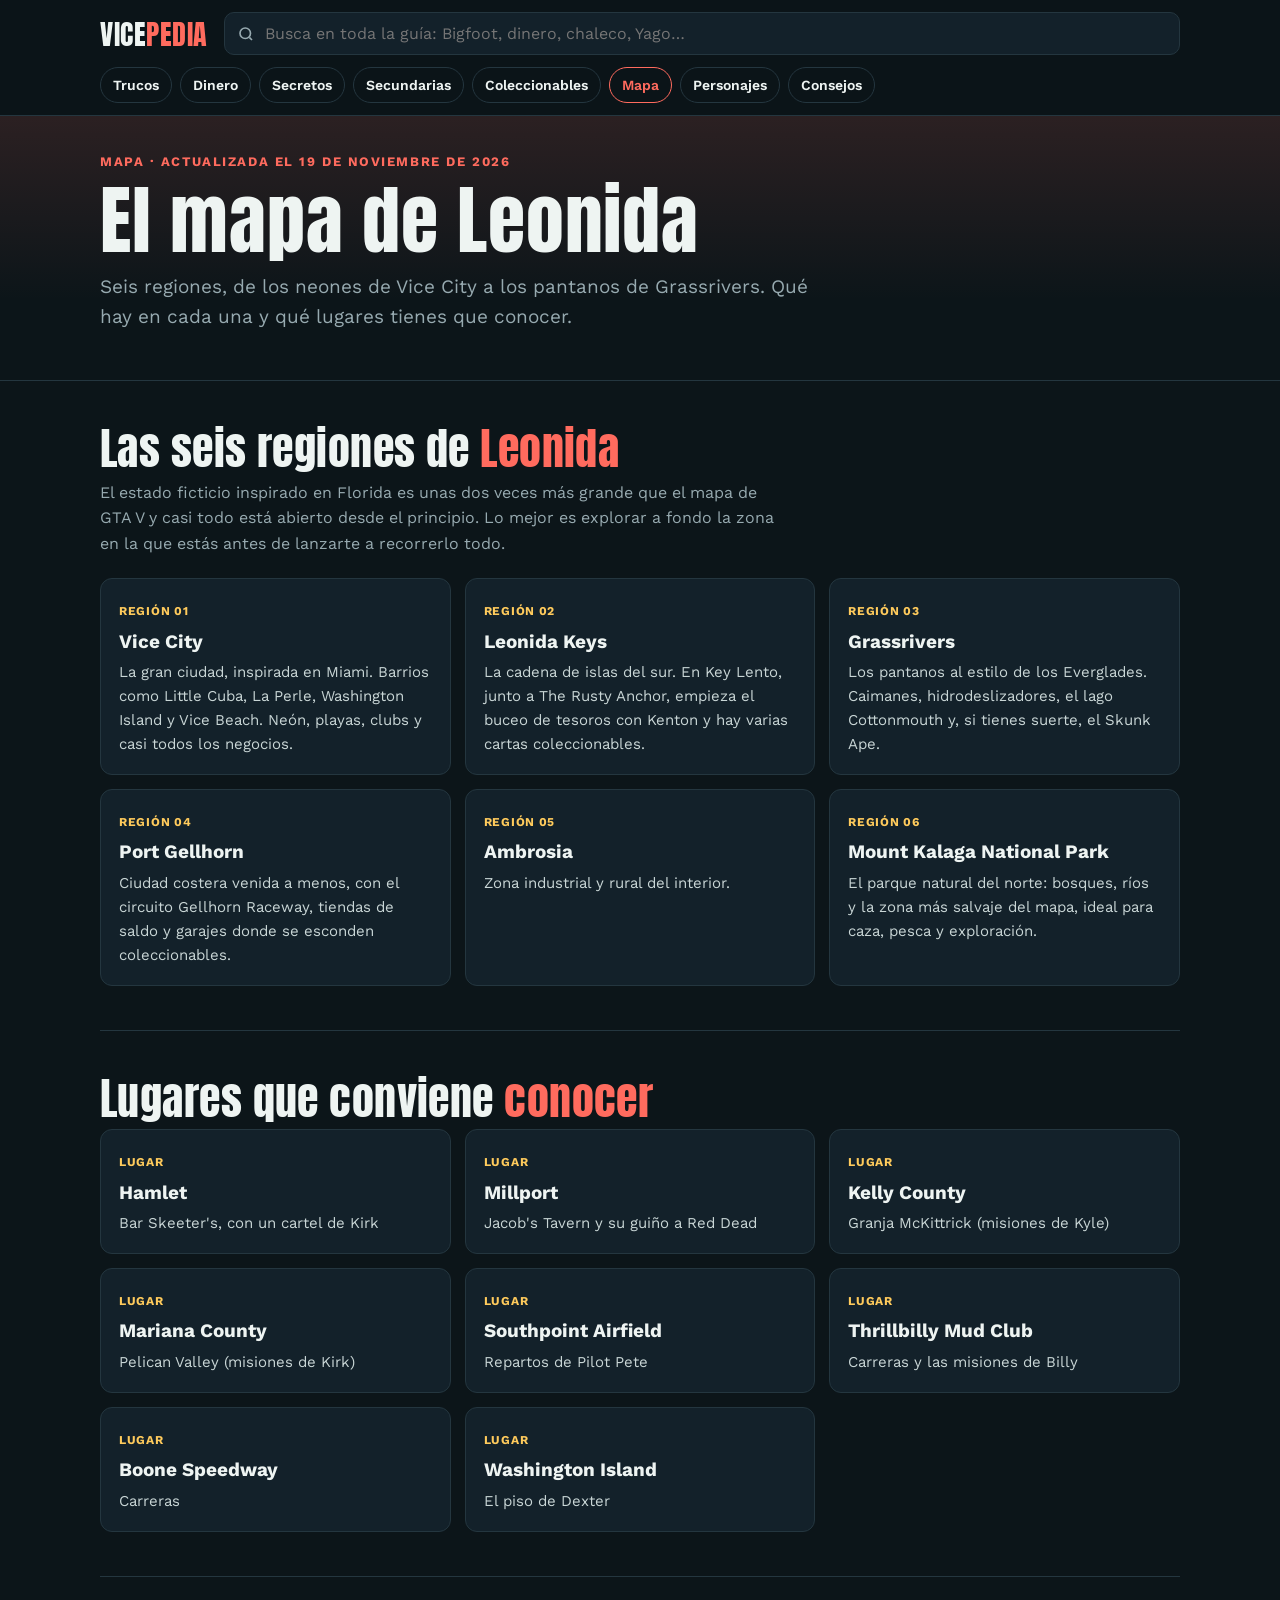
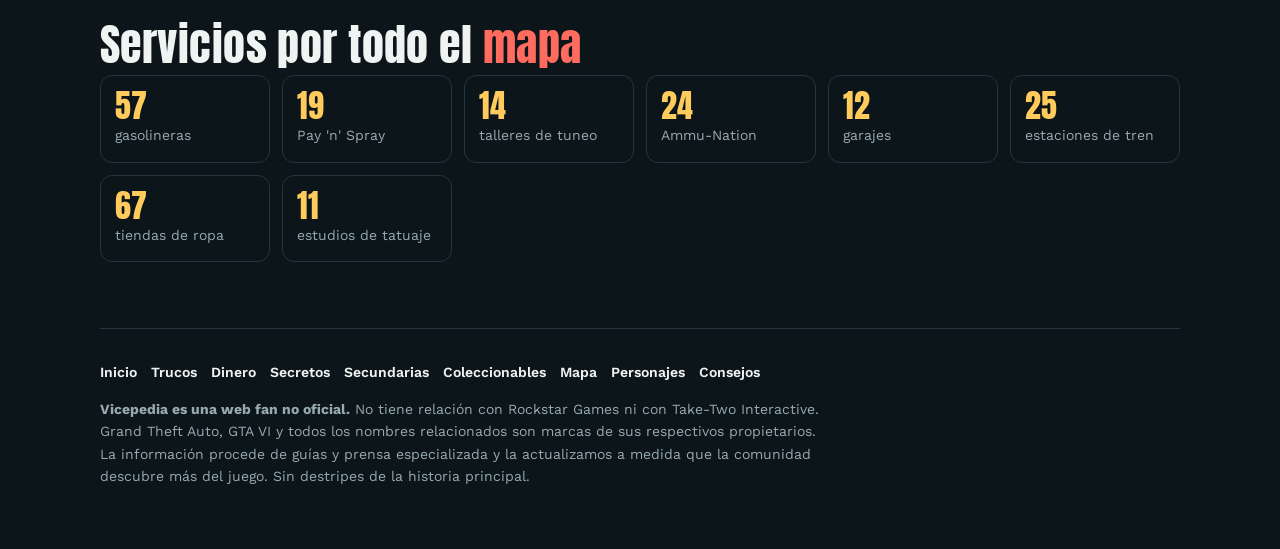
<file: mapa/index.html>
<!DOCTYPE html>
<html lang="es">
<head>
<meta charset="utf-8">
<meta name="viewport" content="width=device-width, initial-scale=1">
<title>Mapa de GTA 6: las 6 regiones de Leonida y sus lugares clave</title>
<meta name="description" content="Guía del mapa de GTA 6: las seis regiones de Leonida (Vice City, Leonida Keys, Grassrivers, Port Gellhorn, Ambrosia, Mount Kalaga), lugares clave y servicios.">
<link rel="canonical" href="https://vicepedia.github.io/mapa/">
<meta property="og:title" content="Mapa de GTA 6: las 6 regiones de Leonida y sus lugares clave">
<meta property="og:description" content="Guía del mapa de GTA 6: las seis regiones de Leonida (Vice City, Leonida Keys, Grassrivers, Port Gellhorn, Ambrosia, Mount Kalaga), lugares clave y servicios.">
<meta property="og:type" content="website">
<meta property="og:url" content="https://vicepedia.github.io/mapa/">
<meta property="og:site_name" content="Vicepedia">
<meta property="og:locale" content="es_ES">
<link rel="preconnect" href="https://fonts.googleapis.com">
<link rel="preconnect" href="https://fonts.gstatic.com" crossorigin>
<link href="https://fonts.googleapis.com/css2?family=Anton&family=Work+Sans:wght@400;500;600;700&family=JetBrains+Mono:wght@500&display=swap" rel="stylesheet">
<link rel="stylesheet" href="/assets/style.css">
<script type="application/ld+json">{"@context": "https://schema.org", "@type": "WebPage", "name": "Mapa de GTA 6: las 6 regiones de Leonida y sus lugares clave", "url": "https://vicepedia.github.io/mapa/", "dateModified": "2026-11-19", "inLanguage": "es", "isPartOf": {"@type": "WebSite", "name": "Vicepedia", "url": "https://vicepedia.github.io/"}}</script>
<script type="application/ld+json">{"@context": "https://schema.org", "@type": "BreadcrumbList", "itemListElement": [{"@type": "ListItem", "position": 1, "name": "Vicepedia", "item": "https://vicepedia.github.io/"}, {"@type": "ListItem", "position": 2, "name": "El mapa de Leonida", "item": "https://vicepedia.github.io/mapa/"}]}</script>
</head>
<body>
<div class="top">
  <div class="wrap">
    <a class="brand" href="/">VICE<span>PEDIA</span></a>
    <div class="search">
      <svg width="18" height="18" viewBox="0 0 24 24" fill="none" stroke="currentColor" stroke-width="2.2" aria-hidden="true"><circle cx="11" cy="11" r="7"/><path d="m20 20-3.5-3.5"/></svg>
      <input id="q" type="search" placeholder="Busca en toda la guía: Bigfoot, dinero, chaleco, Yago…" aria-label="Buscar en toda la guía" autocomplete="off">
      <div class="results" id="results" role="listbox" hidden></div>
    </div>
  </div>
  <nav class="chips" aria-label="Secciones"><a href="/trucos/">Trucos</a>
<a href="/dinero/">Dinero</a>
<a href="/secretos/">Secretos</a>
<a href="/secundarias/">Secundarias</a>
<a href="/coleccionables/">Coleccionables</a>
<a href="/mapa/" aria-current="page">Mapa</a>
<a href="/personajes/">Personajes</a>
<a href="/consejos/">Consejos</a></nav>
</div>
<header class="hero">
  <div class="wrap">
    <div class="eyebrow">Mapa · actualizada el 19 de noviembre de 2026</div>
    <h1>El mapa de Leonida</h1>
    <p class="lede">Seis regiones, de los neones de Vice City a los pantanos de Grassrivers. Qué hay en cada una y qué lugares tienes que conocer.</p>
  </div>
</header>
<main class="wrap">

<section id="regiones">
  <h2>Las seis regiones de <em>Leonida</em></h2>
  <p class="intro">El estado ficticio inspirado en Florida es unas dos veces más grande que el mapa de GTA V y casi todo está abierto desde el principio. Lo mejor es explorar a fondo la zona en la que estás antes de lanzarte a recorrerlo todo.</p>
  <div class="grid"><article class="card s region" id="vice-city"><span class="tag">Región 01</span><h3>Vice City</h3><p>La gran ciudad, inspirada en Miami. Barrios como Little Cuba, La Perle, Washington Island y Vice Beach. Neón, playas, clubs y casi todos los negocios.</p></article>
<article class="card s region" id="leonida-keys"><span class="tag">Región 02</span><h3>Leonida Keys</h3><p>La cadena de islas del sur. En Key Lento, junto a The Rusty Anchor, empieza el buceo de tesoros con Kenton y hay varias cartas coleccionables.</p></article>
<article class="card s region" id="grassrivers"><span class="tag">Región 03</span><h3>Grassrivers</h3><p>Los pantanos al estilo de los Everglades. Caimanes, hidrodeslizadores, el lago Cottonmouth y, si tienes suerte, el Skunk Ape.</p></article>
<article class="card s region" id="port-gellhorn"><span class="tag">Región 04</span><h3>Port Gellhorn</h3><p>Ciudad costera venida a menos, con el circuito Gellhorn Raceway, tiendas de saldo y garajes donde se esconden coleccionables.</p></article>
<article class="card s region" id="ambrosia"><span class="tag">Región 05</span><h3>Ambrosia</h3><p>Zona industrial y rural del interior.</p></article>
<article class="card s region" id="mount-kalaga-national-park"><span class="tag">Región 06</span><h3>Mount Kalaga National Park</h3><p>El parque natural del norte: bosques, ríos y la zona más salvaje del mapa, ideal para caza, pesca y exploración.</p></article></div>
</section>
<section id="lugares">
  <h2>Lugares que conviene <em>conocer</em></h2>
  <div class="grid"><article class="card s " id="hamlet"><span class="tag">Lugar</span><h3>Hamlet</h3><p>Bar Skeeter's, con un cartel de Kirk</p></article>
<article class="card s " id="millport"><span class="tag">Lugar</span><h3>Millport</h3><p>Jacob's Tavern y su guiño a Red Dead</p></article>
<article class="card s " id="kelly-county"><span class="tag">Lugar</span><h3>Kelly County</h3><p>Granja McKittrick (misiones de Kyle)</p></article>
<article class="card s " id="mariana-county"><span class="tag">Lugar</span><h3>Mariana County</h3><p>Pelican Valley (misiones de Kirk)</p></article>
<article class="card s " id="southpoint-airfield"><span class="tag">Lugar</span><h3>Southpoint Airfield</h3><p>Repartos de Pilot Pete</p></article>
<article class="card s " id="thrillbilly-mud-club"><span class="tag">Lugar</span><h3>Thrillbilly Mud Club</h3><p>Carreras y las misiones de Billy</p></article>
<article class="card s " id="boone-speedway"><span class="tag">Lugar</span><h3>Boone Speedway</h3><p>Carreras</p></article>
<article class="card s " id="washington-island"><span class="tag">Lugar</span><h3>Washington Island</h3><p>El piso de Dexter</p></article></div>
</section>
<section id="servicios">
  <h2>Servicios por todo el <em>mapa</em></h2>
  <div class="stats"><div class="stat"><b>57</b><span>gasolineras</span></div><div class="stat"><b>19</b><span>Pay &#x27;n&#x27; Spray</span></div><div class="stat"><b>14</b><span>talleres de tuneo</span></div><div class="stat"><b>24</b><span>Ammu-Nation</span></div><div class="stat"><b>12</b><span>garajes</span></div><div class="stat"><b>25</b><span>estaciones de tren</span></div><div class="stat"><b>67</b><span>tiendas de ropa</span></div><div class="stat"><b>11</b><span>estudios de tatuaje</span></div></div>
</section>

</main>
<footer>
  <div class="wrap">
    <nav class="foot-nav" aria-label="Todas las secciones"><a href="/">Inicio</a><a href="/trucos/">Trucos</a><a href="/dinero/">Dinero</a><a href="/secretos/">Secretos</a><a href="/secundarias/">Secundarias</a><a href="/coleccionables/">Coleccionables</a><a href="/mapa/">Mapa</a><a href="/personajes/">Personajes</a><a href="/consejos/">Consejos</a></nav>
    <p><strong>Vicepedia es una web fan no oficial.</strong> No tiene relación con Rockstar Games ni con Take-Two Interactive. Grand Theft Auto, GTA VI y todos los nombres relacionados son marcas de sus respectivos propietarios. La información procede de guías y prensa especializada y la actualizamos a medida que la comunidad descubre más del juego. Sin destripes de la historia principal.</p>
  </div>
</footer>
<script src="/assets/app.js" defer></script>
</body>
</html>
</file>
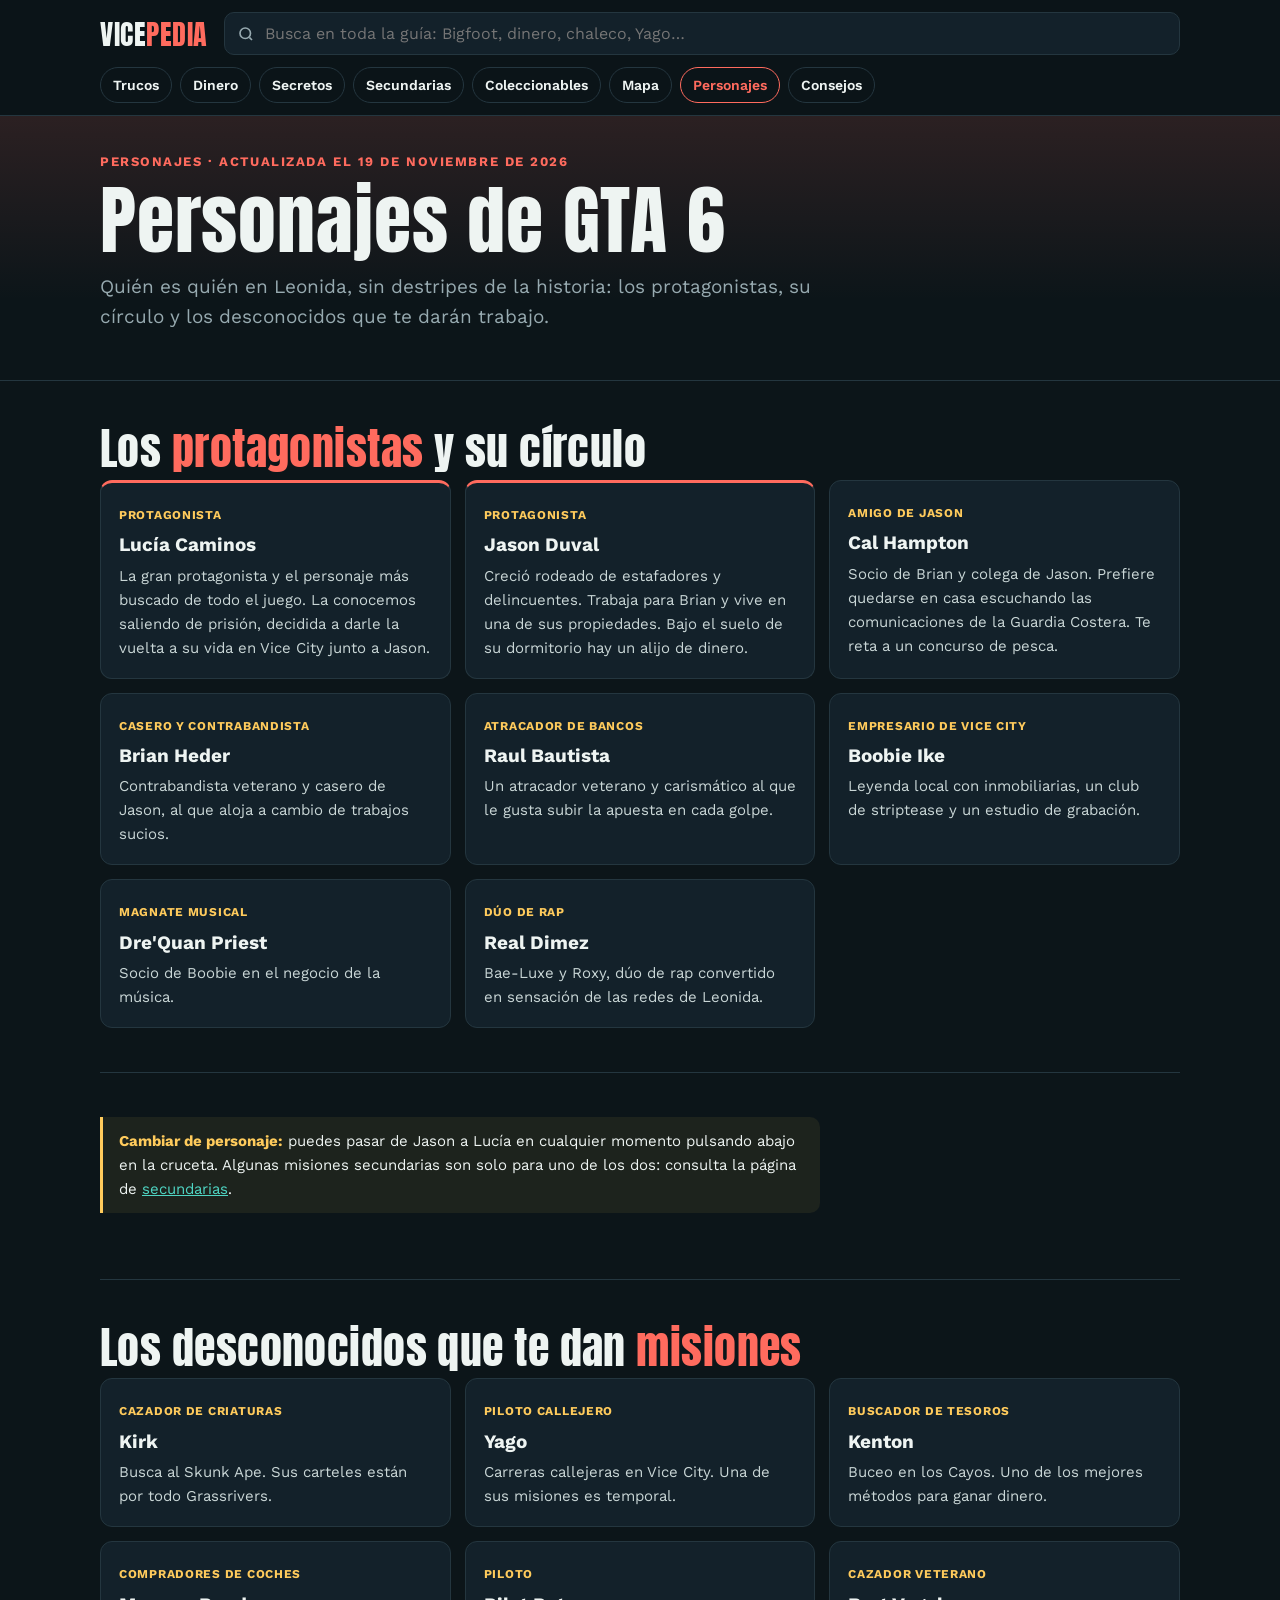
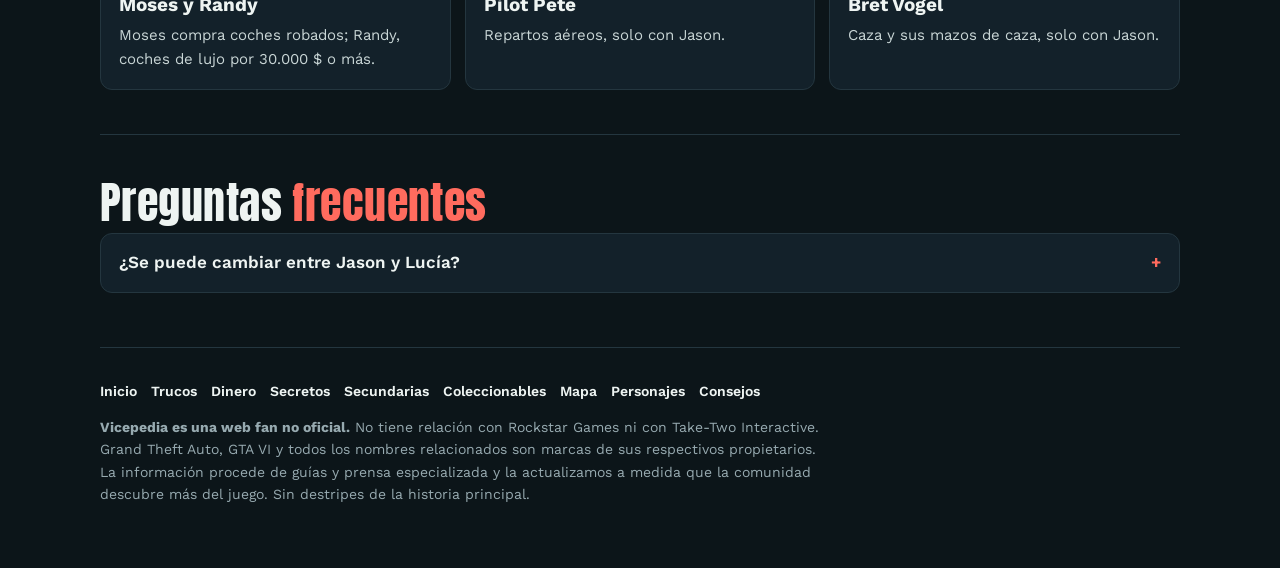
<file: personajes/index.html>
<!DOCTYPE html>
<html lang="es">
<head>
<meta charset="utf-8">
<meta name="viewport" content="width=device-width, initial-scale=1">
<title>Personajes de GTA 6: Lucía, Jason y quién es quién</title>
<meta name="description" content="Todos los personajes de GTA 6: Lucía Caminos, Jason Duval, Cal, Brian, Raul, Boobie, Dre&#x27;Quan, Real Dimez y los desconocidos que te dan misiones.">
<link rel="canonical" href="https://vicepedia.github.io/personajes/">
<meta property="og:title" content="Personajes de GTA 6: Lucía, Jason y quién es quién">
<meta property="og:description" content="Todos los personajes de GTA 6: Lucía Caminos, Jason Duval, Cal, Brian, Raul, Boobie, Dre&#x27;Quan, Real Dimez y los desconocidos que te dan misiones.">
<meta property="og:type" content="website">
<meta property="og:url" content="https://vicepedia.github.io/personajes/">
<meta property="og:site_name" content="Vicepedia">
<meta property="og:locale" content="es_ES">
<link rel="preconnect" href="https://fonts.googleapis.com">
<link rel="preconnect" href="https://fonts.gstatic.com" crossorigin>
<link href="https://fonts.googleapis.com/css2?family=Anton&family=Work+Sans:wght@400;500;600;700&family=JetBrains+Mono:wght@500&display=swap" rel="stylesheet">
<link rel="stylesheet" href="/assets/style.css">
<script type="application/ld+json">{"@context": "https://schema.org", "@type": "WebPage", "name": "Personajes de GTA 6: Lucía, Jason y quién es quién", "url": "https://vicepedia.github.io/personajes/", "dateModified": "2026-11-19", "inLanguage": "es", "isPartOf": {"@type": "WebSite", "name": "Vicepedia", "url": "https://vicepedia.github.io/"}}</script>
<script type="application/ld+json">{"@context": "https://schema.org", "@type": "BreadcrumbList", "itemListElement": [{"@type": "ListItem", "position": 1, "name": "Vicepedia", "item": "https://vicepedia.github.io/"}, {"@type": "ListItem", "position": 2, "name": "Personajes de GTA 6", "item": "https://vicepedia.github.io/personajes/"}]}</script>
<script type="application/ld+json">{"@context": "https://schema.org", "@type": "FAQPage", "mainEntity": [{"@type": "Question", "name": "¿Se puede cambiar entre Jason y Lucía?", "acceptedAnswer": {"@type": "Answer", "text": "Sí, en cualquier momento pulsando abajo en la cruceta. Comparten la misma cartera."}}]}</script>
</head>
<body>
<div class="top">
  <div class="wrap">
    <a class="brand" href="/">VICE<span>PEDIA</span></a>
    <div class="search">
      <svg width="18" height="18" viewBox="0 0 24 24" fill="none" stroke="currentColor" stroke-width="2.2" aria-hidden="true"><circle cx="11" cy="11" r="7"/><path d="m20 20-3.5-3.5"/></svg>
      <input id="q" type="search" placeholder="Busca en toda la guía: Bigfoot, dinero, chaleco, Yago…" aria-label="Buscar en toda la guía" autocomplete="off">
      <div class="results" id="results" role="listbox" hidden></div>
    </div>
  </div>
  <nav class="chips" aria-label="Secciones"><a href="/trucos/">Trucos</a>
<a href="/dinero/">Dinero</a>
<a href="/secretos/">Secretos</a>
<a href="/secundarias/">Secundarias</a>
<a href="/coleccionables/">Coleccionables</a>
<a href="/mapa/">Mapa</a>
<a href="/personajes/" aria-current="page">Personajes</a>
<a href="/consejos/">Consejos</a></nav>
</div>
<header class="hero">
  <div class="wrap">
    <div class="eyebrow">Personajes · actualizada el 19 de noviembre de 2026</div>
    <h1>Personajes de GTA 6</h1>
    <p class="lede">Quién es quién en Leonida, sin destripes de la historia: los protagonistas, su círculo y los desconocidos que te darán trabajo.</p>
  </div>
</header>
<main class="wrap">

<section id="principales"><h2>Los <em>protagonistas</em> y su círculo</h2><div class="grid"><article class="card s char" id="lucia-caminos"><span class="tag">Protagonista</span><h3>Lucía Caminos</h3><p>La gran protagonista y el personaje más buscado de todo el juego. La conocemos saliendo de prisión, decidida a darle la vuelta a su vida en Vice City junto a Jason.</p></article>
<article class="card s char" id="jason-duval"><span class="tag">Protagonista</span><h3>Jason Duval</h3><p>Creció rodeado de estafadores y delincuentes. Trabaja para Brian y vive en una de sus propiedades. Bajo el suelo de su dormitorio hay un alijo de dinero.</p></article>
<article class="card s char" id="cal-hampton"><span class="tag">Amigo de Jason</span><h3>Cal Hampton</h3><p>Socio de Brian y colega de Jason. Prefiere quedarse en casa escuchando las comunicaciones de la Guardia Costera. Te reta a un concurso de pesca.</p></article>
<article class="card s char" id="brian-heder"><span class="tag">Casero y contrabandista</span><h3>Brian Heder</h3><p>Contrabandista veterano y casero de Jason, al que aloja a cambio de trabajos sucios.</p></article>
<article class="card s char" id="raul-bautista"><span class="tag">Atracador de bancos</span><h3>Raul Bautista</h3><p>Un atracador veterano y carismático al que le gusta subir la apuesta en cada golpe.</p></article>
<article class="card s char" id="boobie-ike"><span class="tag">Empresario de Vice City</span><h3>Boobie Ike</h3><p>Leyenda local con inmobiliarias, un club de striptease y un estudio de grabación.</p></article>
<article class="card s char" id="dre-quan-priest"><span class="tag">Magnate musical</span><h3>Dre&#x27;Quan Priest</h3><p>Socio de Boobie en el negocio de la música.</p></article>
<article class="card s char" id="real-dimez"><span class="tag">Dúo de rap</span><h3>Real Dimez</h3><p>Bae-Luxe y Roxy, dúo de rap convertido en sensación de las redes de Leonida.</p></article></div></section>
<section id="cambio"><p class="note"><strong>Cambiar de personaje:</strong> puedes pasar de Jason a Lucía en cualquier momento pulsando abajo en la cruceta. Algunas misiones secundarias son solo para uno de los dos: consulta la página de <a href="/secundarias/">secundarias</a>.</p></section>
<section id="desconocidos-p"><h2>Los desconocidos que te dan <em>misiones</em></h2>
<div class="grid"><article class="card s " id="kirk"><span class="tag">Cazador de criaturas</span><h3>Kirk</h3><p>Busca al Skunk Ape. Sus carteles están por todo Grassrivers.</p></article>
<article class="card s " id="yago"><span class="tag">Piloto callejero</span><h3>Yago</h3><p>Carreras callejeras en Vice City. Una de sus misiones es temporal.</p></article>
<article class="card s " id="kenton"><span class="tag">Buscador de tesoros</span><h3>Kenton</h3><p>Buceo en los Cayos. Uno de los mejores métodos para ganar dinero.</p></article>
<article class="card s " id="moses-y-randy"><span class="tag">Compradores de coches</span><h3>Moses y Randy</h3><p>Moses compra coches robados; Randy, coches de lujo por 30.000 $ o más.</p></article>
<article class="card s " id="pilot-pete"><span class="tag">Piloto</span><h3>Pilot Pete</h3><p>Repartos aéreos, solo con Jason.</p></article>
<article class="card s " id="bret-vogel"><span class="tag">Cazador veterano</span><h3>Bret Vogel</h3><p>Caza y sus mazos de caza, solo con Jason.</p></article></div></section>
<section id="preguntas"><h2>Preguntas <em>frecuentes</em></h2><details class="s"><summary>¿Se puede cambiar entre Jason y Lucía?</summary><p>Sí, en cualquier momento pulsando abajo en la cruceta. Comparten la misma cartera.</p></details></section>
</main>
<footer>
  <div class="wrap">
    <nav class="foot-nav" aria-label="Todas las secciones"><a href="/">Inicio</a><a href="/trucos/">Trucos</a><a href="/dinero/">Dinero</a><a href="/secretos/">Secretos</a><a href="/secundarias/">Secundarias</a><a href="/coleccionables/">Coleccionables</a><a href="/mapa/">Mapa</a><a href="/personajes/">Personajes</a><a href="/consejos/">Consejos</a></nav>
    <p><strong>Vicepedia es una web fan no oficial.</strong> No tiene relación con Rockstar Games ni con Take-Two Interactive. Grand Theft Auto, GTA VI y todos los nombres relacionados son marcas de sus respectivos propietarios. La información procede de guías y prensa especializada y la actualizamos a medida que la comunidad descubre más del juego. Sin destripes de la historia principal.</p>
  </div>
</footer>
<script src="/assets/app.js" defer></script>
</body>
</html>
</file>
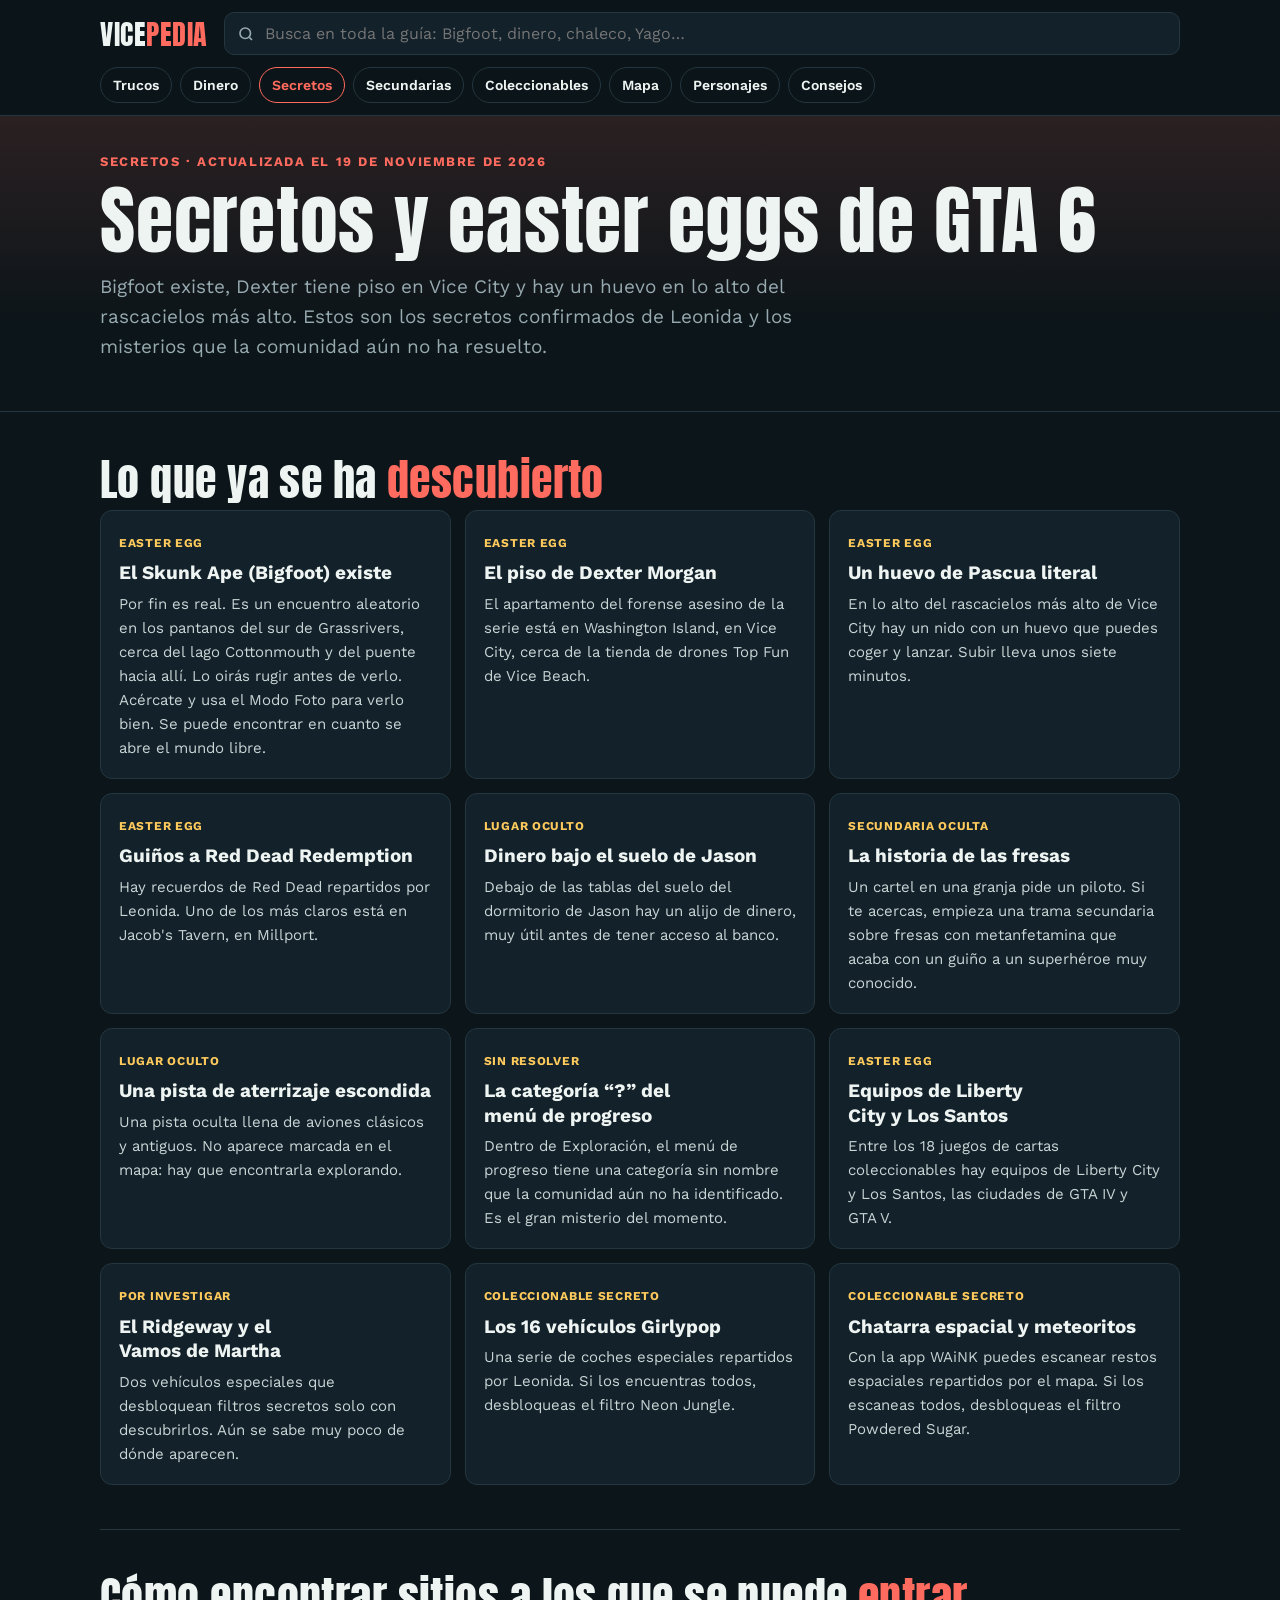
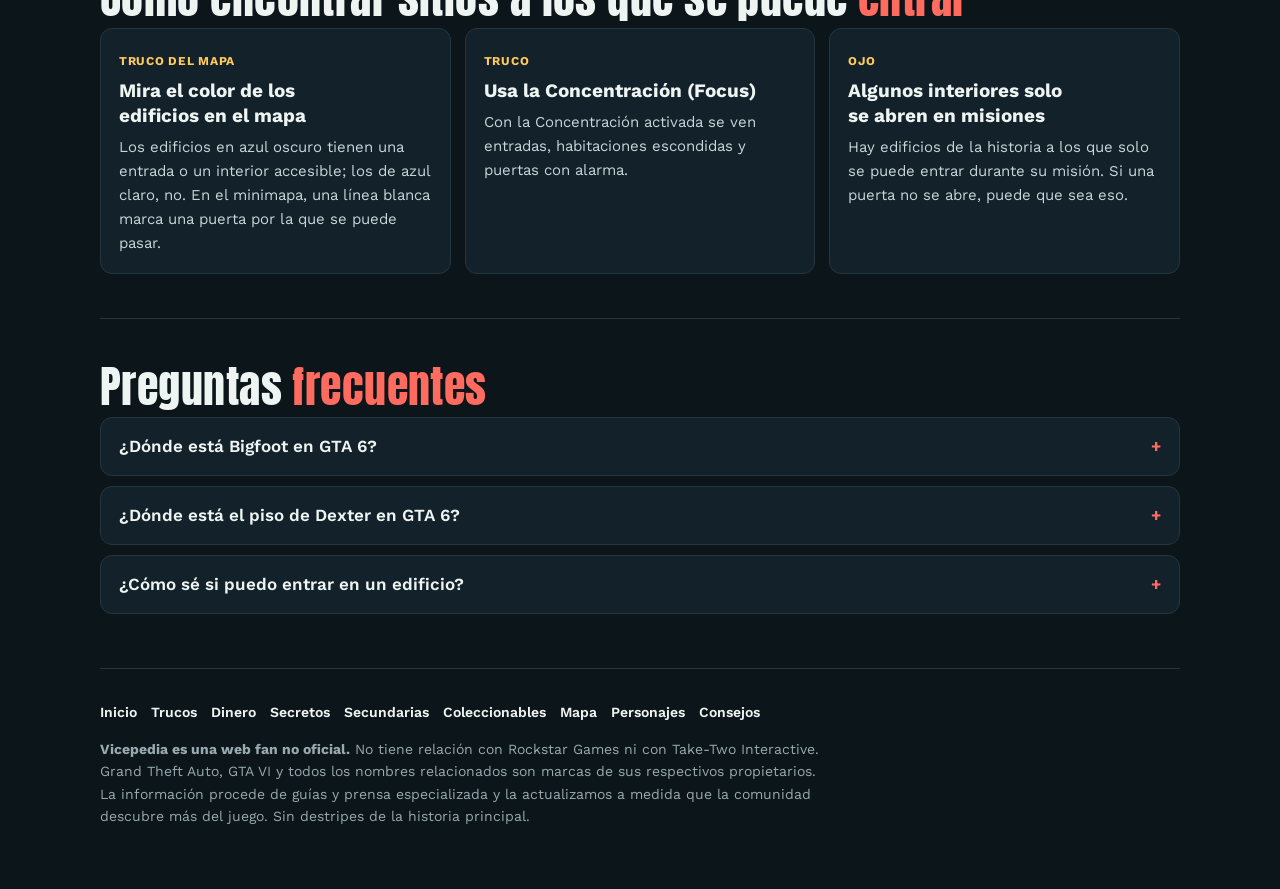
<file: secretos/index.html>
<!DOCTYPE html>
<html lang="es">
<head>
<meta charset="utf-8">
<meta name="viewport" content="width=device-width, initial-scale=1">
<title>Secretos y easter eggs de GTA 6: Bigfoot, Dexter y más</title>
<meta name="description" content="Todos los secretos y easter eggs confirmados de GTA 6: dónde encontrar al Skunk Ape (Bigfoot), el piso de Dexter, el huevo del rascacielos, el dinero oculto de Jason y los misterios sin resolver.">
<link rel="canonical" href="https://vicepedia.github.io/secretos/">
<meta property="og:title" content="Secretos y easter eggs de GTA 6: Bigfoot, Dexter y más">
<meta property="og:description" content="Todos los secretos y easter eggs confirmados de GTA 6: dónde encontrar al Skunk Ape (Bigfoot), el piso de Dexter, el huevo del rascacielos, el dinero oculto de Jason y los misterios sin resolver.">
<meta property="og:type" content="website">
<meta property="og:url" content="https://vicepedia.github.io/secretos/">
<meta property="og:site_name" content="Vicepedia">
<meta property="og:locale" content="es_ES">
<link rel="preconnect" href="https://fonts.googleapis.com">
<link rel="preconnect" href="https://fonts.gstatic.com" crossorigin>
<link href="https://fonts.googleapis.com/css2?family=Anton&family=Work+Sans:wght@400;500;600;700&family=JetBrains+Mono:wght@500&display=swap" rel="stylesheet">
<link rel="stylesheet" href="/assets/style.css">
<script type="application/ld+json">{"@context": "https://schema.org", "@type": "WebPage", "name": "Secretos y easter eggs de GTA 6: Bigfoot, Dexter y más", "url": "https://vicepedia.github.io/secretos/", "dateModified": "2026-11-19", "inLanguage": "es", "isPartOf": {"@type": "WebSite", "name": "Vicepedia", "url": "https://vicepedia.github.io/"}}</script>
<script type="application/ld+json">{"@context": "https://schema.org", "@type": "BreadcrumbList", "itemListElement": [{"@type": "ListItem", "position": 1, "name": "Vicepedia", "item": "https://vicepedia.github.io/"}, {"@type": "ListItem", "position": 2, "name": "Secretos y easter eggs de GTA 6", "item": "https://vicepedia.github.io/secretos/"}]}</script>
<script type="application/ld+json">{"@context": "https://schema.org", "@type": "FAQPage", "mainEntity": [{"@type": "Question", "name": "¿Dónde está Bigfoot en GTA 6?", "acceptedAnswer": {"@type": "Answer", "text": "Es el Skunk Ape, un encuentro aleatorio en los pantanos del sur de Grassrivers, cerca del lago Cottonmouth. Lo oirás rugir antes de verlo."}}, {"@type": "Question", "name": "¿Dónde está el piso de Dexter en GTA 6?", "acceptedAnswer": {"@type": "Answer", "text": "En Washington Island, Vice City, cerca de la tienda de drones Top Fun de Vice Beach."}}, {"@type": "Question", "name": "¿Cómo sé si puedo entrar en un edificio?", "acceptedAnswer": {"@type": "Answer", "text": "En el mapa, los edificios en azul oscuro tienen interior accesible. Con la Concentración verás además entradas, habitaciones ocultas y puertas con alarma."}}]}</script>
</head>
<body>
<div class="top">
  <div class="wrap">
    <a class="brand" href="/">VICE<span>PEDIA</span></a>
    <div class="search">
      <svg width="18" height="18" viewBox="0 0 24 24" fill="none" stroke="currentColor" stroke-width="2.2" aria-hidden="true"><circle cx="11" cy="11" r="7"/><path d="m20 20-3.5-3.5"/></svg>
      <input id="q" type="search" placeholder="Busca en toda la guía: Bigfoot, dinero, chaleco, Yago…" aria-label="Buscar en toda la guía" autocomplete="off">
      <div class="results" id="results" role="listbox" hidden></div>
    </div>
  </div>
  <nav class="chips" aria-label="Secciones"><a href="/trucos/">Trucos</a>
<a href="/dinero/">Dinero</a>
<a href="/secretos/" aria-current="page">Secretos</a>
<a href="/secundarias/">Secundarias</a>
<a href="/coleccionables/">Coleccionables</a>
<a href="/mapa/">Mapa</a>
<a href="/personajes/">Personajes</a>
<a href="/consejos/">Consejos</a></nav>
</div>
<header class="hero">
  <div class="wrap">
    <div class="eyebrow">Secretos · actualizada el 19 de noviembre de 2026</div>
    <h1>Secretos y easter eggs de GTA 6</h1>
    <p class="lede">Bigfoot existe, Dexter tiene piso en Vice City y hay un huevo en lo alto del rascacielos más alto. Estos son los secretos confirmados de Leonida y los misterios que la comunidad aún no ha resuelto.</p>
  </div>
</header>
<main class="wrap">

<section id="secretos-lista">
  <h2>Lo que ya se ha <em>descubierto</em></h2>
  <div class="grid"><article class="card s secret" id="el-skunk-ape-bigfoot-existe"><span class="tag">Easter egg</span><h3>El Skunk Ape (Bigfoot) existe</h3><p>Por fin es real. Es un encuentro aleatorio en los pantanos del sur de Grassrivers, cerca del lago Cottonmouth y del puente hacia allí. Lo oirás rugir antes de verlo. Acércate y usa el Modo Foto para verlo bien. Se puede encontrar en cuanto se abre el mundo libre.</p></article>
<article class="card s secret" id="el-piso-de-dexter-morgan"><span class="tag">Easter egg</span><h3>El piso de Dexter Morgan</h3><p>El apartamento del forense asesino de la serie está en Washington Island, en Vice City, cerca de la tienda de drones Top Fun de Vice Beach.</p></article>
<article class="card s secret" id="un-huevo-de-pascua-literal"><span class="tag">Easter egg</span><h3>Un huevo de Pascua literal</h3><p>En lo alto del rascacielos más alto de Vice City hay un nido con un huevo que puedes coger y lanzar. Subir lleva unos siete minutos.</p></article>
<article class="card s secret" id="guinos-a-red-dead-redemption"><span class="tag">Easter egg</span><h3>Guiños a Red Dead Redemption</h3><p>Hay recuerdos de Red Dead repartidos por Leonida. Uno de los más claros está en Jacob's Tavern, en Millport.</p></article>
<article class="card s secret" id="dinero-bajo-el-suelo-de-jason"><span class="tag">Lugar oculto</span><h3>Dinero bajo el suelo de Jason</h3><p>Debajo de las tablas del suelo del dormitorio de Jason hay un alijo de dinero, muy útil antes de tener acceso al banco.</p></article>
<article class="card s secret" id="la-historia-de-las-fresas"><span class="tag">Secundaria oculta</span><h3>La historia de las fresas</h3><p>Un cartel en una granja pide un piloto. Si te acercas, empieza una trama secundaria sobre fresas con metanfetamina que acaba con un guiño a un superhéroe muy conocido.</p></article>
<article class="card s secret" id="una-pista-de-aterrizaje-escondida"><span class="tag">Lugar oculto</span><h3>Una pista de aterrizaje escondida</h3><p>Una pista oculta llena de aviones clásicos y antiguos. No aparece marcada en el mapa: hay que encontrarla explorando.</p></article>
<article class="card s secret" id="la-categoria-del-menu-de-progreso"><span class="tag">Sin resolver</span><h3>La categoría “?” del menú de progreso</h3><p>Dentro de Exploración, el menú de progreso tiene una categoría sin nombre que la comunidad aún no ha identificado. Es el gran misterio del momento.</p></article>
<article class="card s secret" id="equipos-de-liberty-city-y-los-santos"><span class="tag">Easter egg</span><h3>Equipos de Liberty City y Los Santos</h3><p>Entre los 18 juegos de cartas coleccionables hay equipos de Liberty City y Los Santos, las ciudades de GTA IV y GTA V.</p></article>
<article class="card s secret" id="el-ridgeway-y-el-vamos-de-martha"><span class="tag">Por investigar</span><h3>El Ridgeway y el Vamos de Martha</h3><p>Dos vehículos especiales que desbloquean filtros secretos solo con descubrirlos. Aún se sabe muy poco de dónde aparecen.</p></article>
<article class="card s secret" id="los-16-vehiculos-girlypop"><span class="tag">Coleccionable secreto</span><h3>Los 16 vehículos Girlypop</h3><p>Una serie de coches especiales repartidos por Leonida. Si los encuentras todos, desbloqueas el filtro Neon Jungle.</p></article>
<article class="card s secret" id="chatarra-espacial-y-meteoritos"><span class="tag">Coleccionable secreto</span><h3>Chatarra espacial y meteoritos</h3><p>Con la app WAiNK puedes escanear restos espaciales repartidos por el mapa. Si los escaneas todos, desbloqueas el filtro Powdered Sugar.</p></article></div>
</section>
<section id="edificios">
  <h2>Cómo encontrar sitios a los que se puede <em>entrar</em></h2>
  <div class="grid"><article class="card s " id="mira-el-color-de-los-edificios-en-el-mapa"><span class="tag">Truco del mapa</span><h3>Mira el color de los edificios en el mapa</h3><p>Los edificios en azul oscuro tienen una entrada o un interior accesible; los de azul claro, no. En el minimapa, una línea blanca marca una puerta por la que se puede pasar.</p></article>
<article class="card s " id="usa-la-concentracion-focus"><span class="tag">Truco</span><h3>Usa la Concentración (Focus)</h3><p>Con la Concentración activada se ven entradas, habitaciones escondidas y puertas con alarma.</p></article>
<article class="card s " id="algunos-interiores-solo-se-abren-en-misiones"><span class="tag">Ojo</span><h3>Algunos interiores solo se abren en misiones</h3><p>Hay edificios de la historia a los que solo se puede entrar durante su misión. Si una puerta no se abre, puede que sea eso.</p></article></div>
</section>
<section id="preguntas"><h2>Preguntas <em>frecuentes</em></h2><details class="s"><summary>¿Dónde está Bigfoot en GTA 6?</summary><p>Es el Skunk Ape, un encuentro aleatorio en los pantanos del sur de Grassrivers, cerca del lago Cottonmouth. Lo oirás rugir antes de verlo.</p></details><details class="s"><summary>¿Dónde está el piso de Dexter en GTA 6?</summary><p>En Washington Island, Vice City, cerca de la tienda de drones Top Fun de Vice Beach.</p></details><details class="s"><summary>¿Cómo sé si puedo entrar en un edificio?</summary><p>En el mapa, los edificios en azul oscuro tienen interior accesible. Con la Concentración verás además entradas, habitaciones ocultas y puertas con alarma.</p></details></section>
</main>
<footer>
  <div class="wrap">
    <nav class="foot-nav" aria-label="Todas las secciones"><a href="/">Inicio</a><a href="/trucos/">Trucos</a><a href="/dinero/">Dinero</a><a href="/secretos/">Secretos</a><a href="/secundarias/">Secundarias</a><a href="/coleccionables/">Coleccionables</a><a href="/mapa/">Mapa</a><a href="/personajes/">Personajes</a><a href="/consejos/">Consejos</a></nav>
    <p><strong>Vicepedia es una web fan no oficial.</strong> No tiene relación con Rockstar Games ni con Take-Two Interactive. Grand Theft Auto, GTA VI y todos los nombres relacionados son marcas de sus respectivos propietarios. La información procede de guías y prensa especializada y la actualizamos a medida que la comunidad descubre más del juego. Sin destripes de la historia principal.</p>
  </div>
</footer>
<script src="/assets/app.js" defer></script>
</body>
</html>
</file>
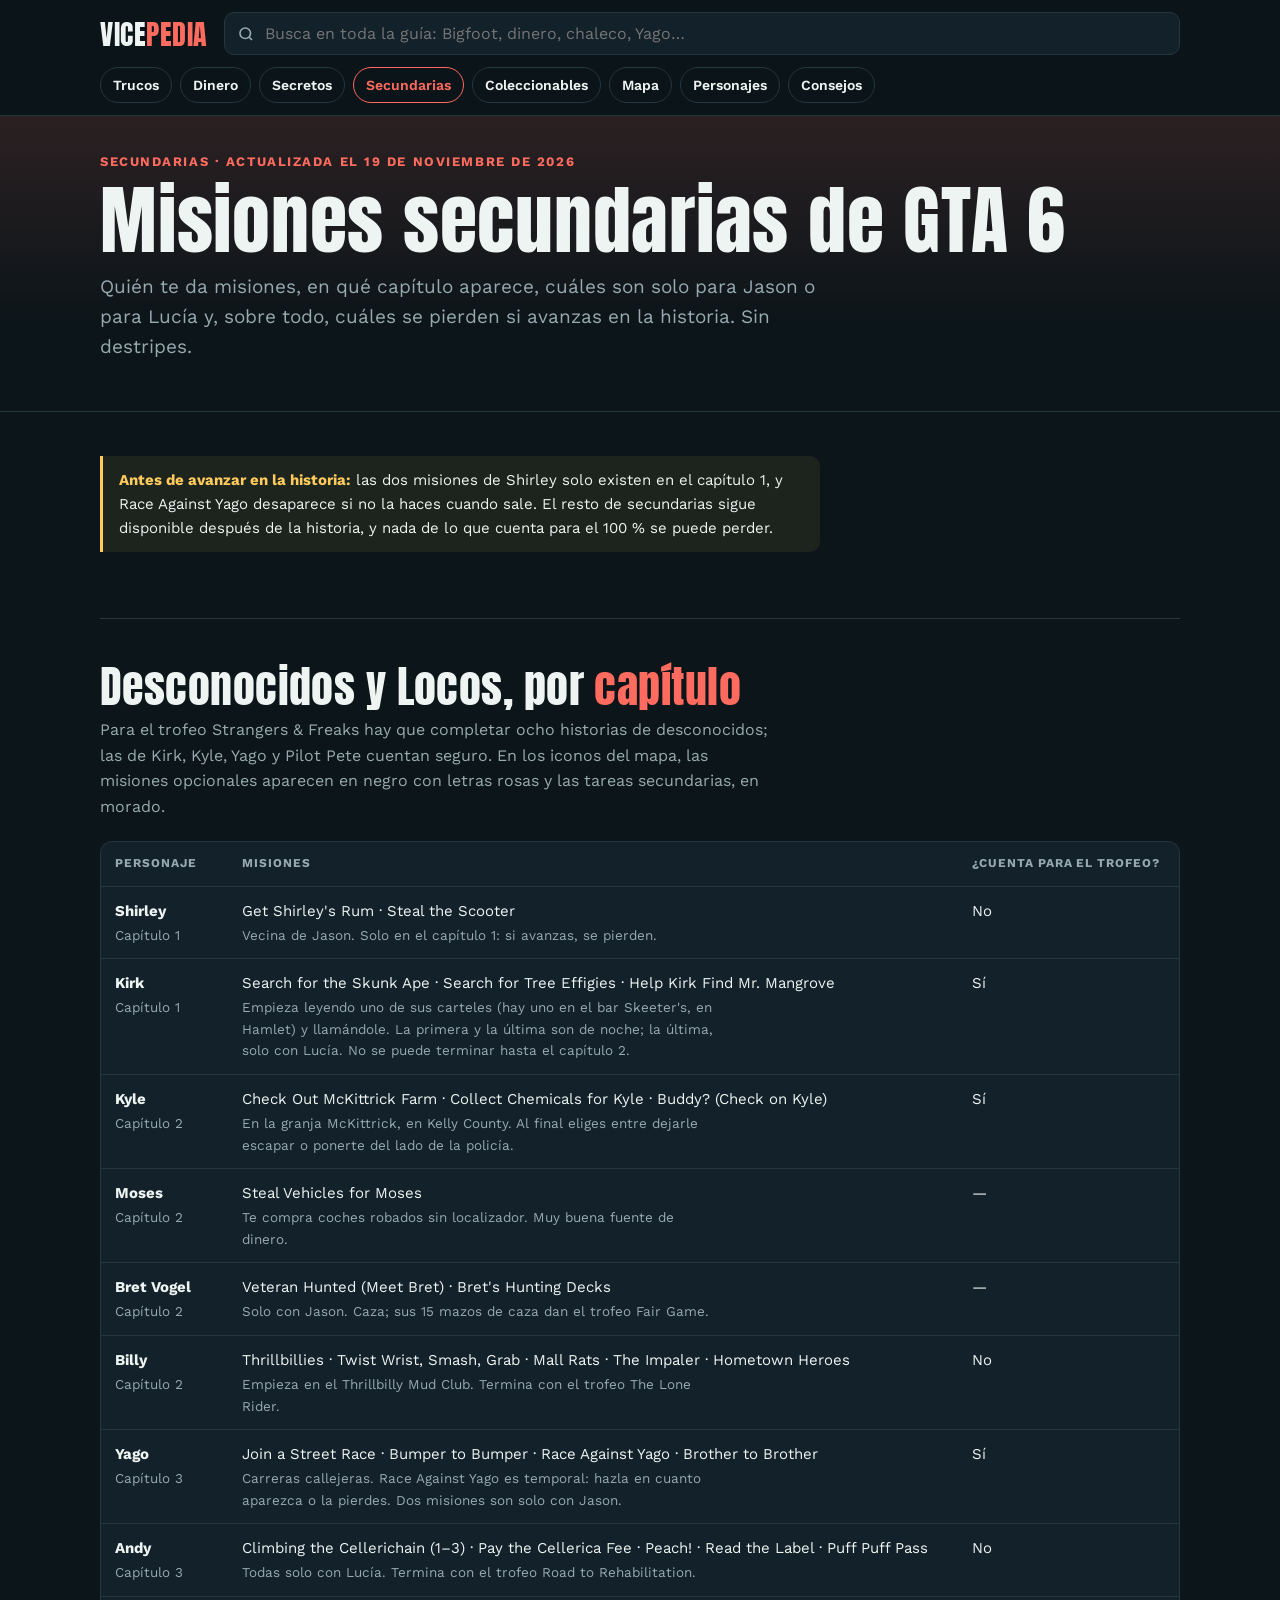
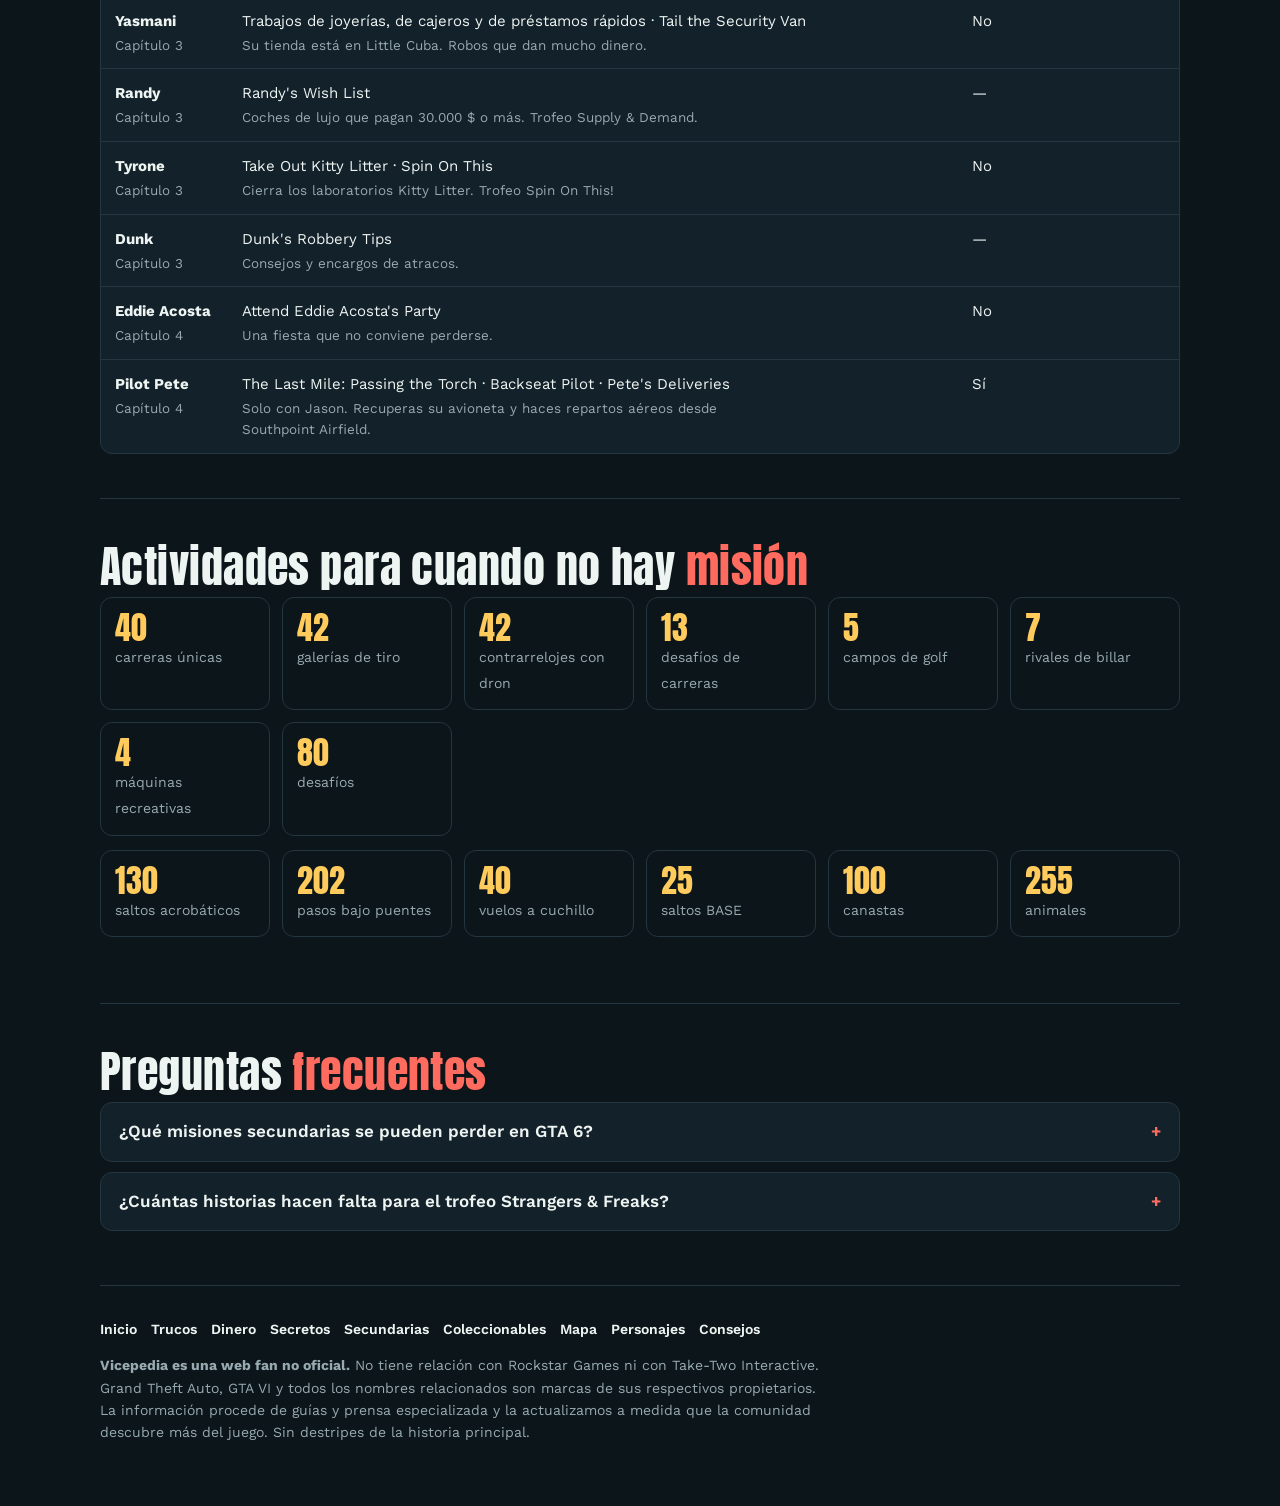
<file: secundarias/index.html>
<!DOCTYPE html>
<html lang="es">
<head>
<meta charset="utf-8">
<meta name="viewport" content="width=device-width, initial-scale=1">
<title>Misiones secundarias de GTA 6: Desconocidos y Locos</title>
<meta name="description" content="Todas las misiones secundarias de Desconocidos y Locos de GTA 6 por capítulo: Kirk y el Skunk Ape, Yago, Kyle, Pilot Pete y las que se pueden perder.">
<link rel="canonical" href="https://vicepedia.github.io/secundarias/">
<meta property="og:title" content="Misiones secundarias de GTA 6: Desconocidos y Locos">
<meta property="og:description" content="Todas las misiones secundarias de Desconocidos y Locos de GTA 6 por capítulo: Kirk y el Skunk Ape, Yago, Kyle, Pilot Pete y las que se pueden perder.">
<meta property="og:type" content="website">
<meta property="og:url" content="https://vicepedia.github.io/secundarias/">
<meta property="og:site_name" content="Vicepedia">
<meta property="og:locale" content="es_ES">
<link rel="preconnect" href="https://fonts.googleapis.com">
<link rel="preconnect" href="https://fonts.gstatic.com" crossorigin>
<link href="https://fonts.googleapis.com/css2?family=Anton&family=Work+Sans:wght@400;500;600;700&family=JetBrains+Mono:wght@500&display=swap" rel="stylesheet">
<link rel="stylesheet" href="/assets/style.css">
<script type="application/ld+json">{"@context": "https://schema.org", "@type": "WebPage", "name": "Misiones secundarias de GTA 6: Desconocidos y Locos", "url": "https://vicepedia.github.io/secundarias/", "dateModified": "2026-11-19", "inLanguage": "es", "isPartOf": {"@type": "WebSite", "name": "Vicepedia", "url": "https://vicepedia.github.io/"}}</script>
<script type="application/ld+json">{"@context": "https://schema.org", "@type": "BreadcrumbList", "itemListElement": [{"@type": "ListItem", "position": 1, "name": "Vicepedia", "item": "https://vicepedia.github.io/"}, {"@type": "ListItem", "position": 2, "name": "Misiones secundarias de GTA 6", "item": "https://vicepedia.github.io/secundarias/"}]}</script>
<script type="application/ld+json">{"@context": "https://schema.org", "@type": "FAQPage", "mainEntity": [{"@type": "Question", "name": "¿Qué misiones secundarias se pueden perder en GTA 6?", "acceptedAnswer": {"@type": "Answer", "text": "Las dos de Shirley, que solo existen en el capítulo 1, y Race Against Yago, que es temporal. Ninguna cuenta para el 100 %."}}, {"@type": "Question", "name": "¿Cuántas historias hacen falta para el trofeo Strangers & Freaks?", "acceptedAnswer": {"@type": "Answer", "text": "Ocho historias de desconocidos. Las de Kirk, Kyle, Yago y Pilot Pete cuentan seguro."}}]}</script>
</head>
<body>
<div class="top">
  <div class="wrap">
    <a class="brand" href="/">VICE<span>PEDIA</span></a>
    <div class="search">
      <svg width="18" height="18" viewBox="0 0 24 24" fill="none" stroke="currentColor" stroke-width="2.2" aria-hidden="true"><circle cx="11" cy="11" r="7"/><path d="m20 20-3.5-3.5"/></svg>
      <input id="q" type="search" placeholder="Busca en toda la guía: Bigfoot, dinero, chaleco, Yago…" aria-label="Buscar en toda la guía" autocomplete="off">
      <div class="results" id="results" role="listbox" hidden></div>
    </div>
  </div>
  <nav class="chips" aria-label="Secciones"><a href="/trucos/">Trucos</a>
<a href="/dinero/">Dinero</a>
<a href="/secretos/">Secretos</a>
<a href="/secundarias/" aria-current="page">Secundarias</a>
<a href="/coleccionables/">Coleccionables</a>
<a href="/mapa/">Mapa</a>
<a href="/personajes/">Personajes</a>
<a href="/consejos/">Consejos</a></nav>
</div>
<header class="hero">
  <div class="wrap">
    <div class="eyebrow">Secundarias · actualizada el 19 de noviembre de 2026</div>
    <h1>Misiones secundarias de GTA 6</h1>
    <p class="lede">Quién te da misiones, en qué capítulo aparece, cuáles son solo para Jason o para Lucía y, sobre todo, cuáles se pierden si avanzas en la historia. Sin destripes.</p>
  </div>
</header>
<main class="wrap">

<section id="perdibles">
  <p class="note"><strong>Antes de avanzar en la historia:</strong> las dos misiones de Shirley solo existen en el capítulo 1, y Race Against Yago desaparece si no la haces cuando sale. El resto de secundarias sigue disponible después de la historia, y nada de lo que cuenta para el 100 % se puede perder.</p>
</section>
<section id="desconocidos">
  <h2>Desconocidos y Locos, por <em>capítulo</em></h2>
  <p class="intro">Para el trofeo Strangers &amp; Freaks hay que completar ocho historias de desconocidos; las de Kirk, Kyle, Yago y Pilot Pete cuentan seguro. En los iconos del mapa, las misiones opcionales aparecen en negro con letras rosas y las tareas secundarias, en morado.</p>
  <div class="table-wrap"><table><thead><tr><th>Personaje</th><th>Misiones</th><th>¿Cuenta para el trofeo?</th></tr></thead><tbody><tr class="s" id="desconocido-shirley"><td><strong>Shirley</strong><small>Capítulo 1</small></td><td>Get Shirley&#x27;s Rum · Steal the Scooter<small>Vecina de Jason. Solo en el capítulo 1: si avanzas, se pierden.</small></td><td>No</td></tr><tr class="s" id="desconocido-kirk"><td><strong>Kirk</strong><small>Capítulo 1</small></td><td>Search for the Skunk Ape · Search for Tree Effigies · Help Kirk Find Mr. Mangrove<small>Empieza leyendo uno de sus carteles (hay uno en el bar Skeeter&#x27;s, en Hamlet) y llamándole. La primera y la última son de noche; la última, solo con Lucía. No se puede terminar hasta el capítulo 2.</small></td><td>Sí</td></tr><tr class="s" id="desconocido-kyle"><td><strong>Kyle</strong><small>Capítulo 2</small></td><td>Check Out McKittrick Farm · Collect Chemicals for Kyle · Buddy? (Check on Kyle)<small>En la granja McKittrick, en Kelly County. Al final eliges entre dejarle escapar o ponerte del lado de la policía.</small></td><td>Sí</td></tr><tr class="s" id="desconocido-moses"><td><strong>Moses</strong><small>Capítulo 2</small></td><td>Steal Vehicles for Moses<small>Te compra coches robados sin localizador. Muy buena fuente de dinero.</small></td><td>—</td></tr><tr class="s" id="desconocido-bret-vogel"><td><strong>Bret Vogel</strong><small>Capítulo 2</small></td><td>Veteran Hunted (Meet Bret) · Bret&#x27;s Hunting Decks<small>Solo con Jason. Caza; sus 15 mazos de caza dan el trofeo Fair Game.</small></td><td>—</td></tr><tr class="s" id="desconocido-billy"><td><strong>Billy</strong><small>Capítulo 2</small></td><td>Thrillbillies · Twist Wrist, Smash, Grab · Mall Rats · The Impaler · Hometown Heroes<small>Empieza en el Thrillbilly Mud Club. Termina con el trofeo The Lone Rider.</small></td><td>No</td></tr><tr class="s" id="desconocido-yago"><td><strong>Yago</strong><small>Capítulo 3</small></td><td>Join a Street Race · Bumper to Bumper · Race Against Yago · Brother to Brother<small>Carreras callejeras. Race Against Yago es temporal: hazla en cuanto aparezca o la pierdes. Dos misiones son solo con Jason.</small></td><td>Sí</td></tr><tr class="s" id="desconocido-andy"><td><strong>Andy</strong><small>Capítulo 3</small></td><td>Climbing the Cellerichain (1–3) · Pay the Cellerica Fee · Peach! · Read the Label · Puff Puff Pass<small>Todas solo con Lucía. Termina con el trofeo Road to Rehabilitation.</small></td><td>No</td></tr><tr class="s" id="desconocido-yasmani"><td><strong>Yasmani</strong><small>Capítulo 3</small></td><td>Trabajos de joyerías, de cajeros y de préstamos rápidos · Tail the Security Van<small>Su tienda está en Little Cuba. Robos que dan mucho dinero.</small></td><td>No</td></tr><tr class="s" id="desconocido-randy"><td><strong>Randy</strong><small>Capítulo 3</small></td><td>Randy&#x27;s Wish List<small>Coches de lujo que pagan 30.000 $ o más. Trofeo Supply &amp; Demand.</small></td><td>—</td></tr><tr class="s" id="desconocido-tyrone"><td><strong>Tyrone</strong><small>Capítulo 3</small></td><td>Take Out Kitty Litter · Spin On This<small>Cierra los laboratorios Kitty Litter. Trofeo Spin On This!</small></td><td>No</td></tr><tr class="s" id="desconocido-dunk"><td><strong>Dunk</strong><small>Capítulo 3</small></td><td>Dunk&#x27;s Robbery Tips<small>Consejos y encargos de atracos.</small></td><td>—</td></tr><tr class="s" id="desconocido-eddie-acosta"><td><strong>Eddie Acosta</strong><small>Capítulo 4</small></td><td>Attend Eddie Acosta&#x27;s Party<small>Una fiesta que no conviene perderse.</small></td><td>No</td></tr><tr class="s" id="desconocido-pilot-pete"><td><strong>Pilot Pete</strong><small>Capítulo 4</small></td><td>The Last Mile: Passing the Torch · Backseat Pilot · Pete&#x27;s Deliveries<small>Solo con Jason. Recuperas su avioneta y haces repartos aéreos desde Southpoint Airfield.</small></td><td>Sí</td></tr></tbody></table></div>
</section>
<section id="actividades">
  <h2>Actividades para cuando no hay <em>misión</em></h2>
  <div class="stats"><div class="stat"><b>40</b><span>carreras únicas</span></div><div class="stat"><b>42</b><span>galerías de tiro</span></div><div class="stat"><b>42</b><span>contrarrelojes con dron</span></div><div class="stat"><b>13</b><span>desafíos de carreras</span></div><div class="stat"><b>5</b><span>campos de golf</span></div><div class="stat"><b>7</b><span>rivales de billar</span></div><div class="stat"><b>4</b><span>máquinas recreativas</span></div><div class="stat"><b>80</b><span>desafíos</span></div></div>
  <div class="stats"><div class="stat"><b>130</b><span>saltos acrobáticos</span></div><div class="stat"><b>202</b><span>pasos bajo puentes</span></div><div class="stat"><b>40</b><span>vuelos a cuchillo</span></div><div class="stat"><b>25</b><span>saltos BASE</span></div><div class="stat"><b>100</b><span>canastas</span></div><div class="stat"><b>255</b><span>animales</span></div></div>
</section>
<section id="preguntas"><h2>Preguntas <em>frecuentes</em></h2><details class="s"><summary>¿Qué misiones secundarias se pueden perder en GTA 6?</summary><p>Las dos de Shirley, que solo existen en el capítulo 1, y Race Against Yago, que es temporal. Ninguna cuenta para el 100 %.</p></details><details class="s"><summary>¿Cuántas historias hacen falta para el trofeo Strangers &amp; Freaks?</summary><p>Ocho historias de desconocidos. Las de Kirk, Kyle, Yago y Pilot Pete cuentan seguro.</p></details></section>
</main>
<footer>
  <div class="wrap">
    <nav class="foot-nav" aria-label="Todas las secciones"><a href="/">Inicio</a><a href="/trucos/">Trucos</a><a href="/dinero/">Dinero</a><a href="/secretos/">Secretos</a><a href="/secundarias/">Secundarias</a><a href="/coleccionables/">Coleccionables</a><a href="/mapa/">Mapa</a><a href="/personajes/">Personajes</a><a href="/consejos/">Consejos</a></nav>
    <p><strong>Vicepedia es una web fan no oficial.</strong> No tiene relación con Rockstar Games ni con Take-Two Interactive. Grand Theft Auto, GTA VI y todos los nombres relacionados son marcas de sus respectivos propietarios. La información procede de guías y prensa especializada y la actualizamos a medida que la comunidad descubre más del juego. Sin destripes de la historia principal.</p>
  </div>
</footer>
<script src="/assets/app.js" defer></script>
</body>
</html>
</file>
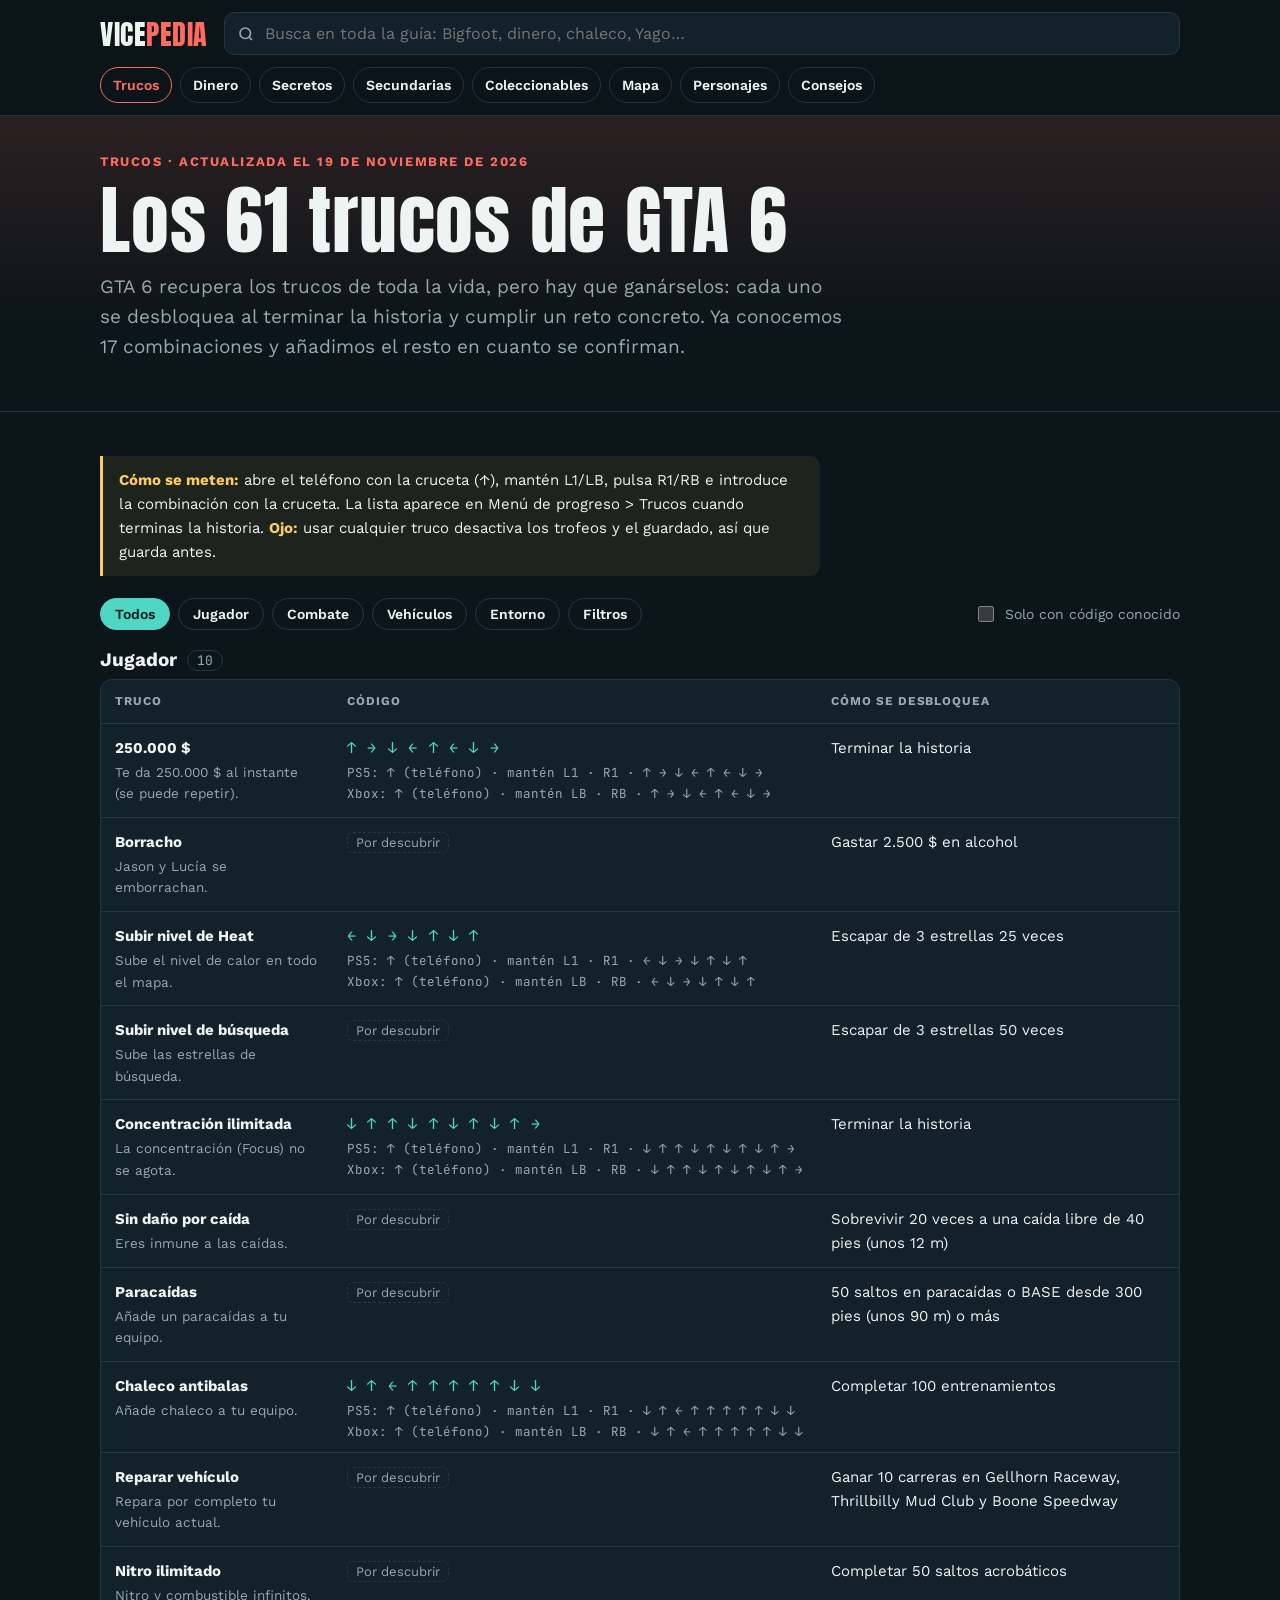
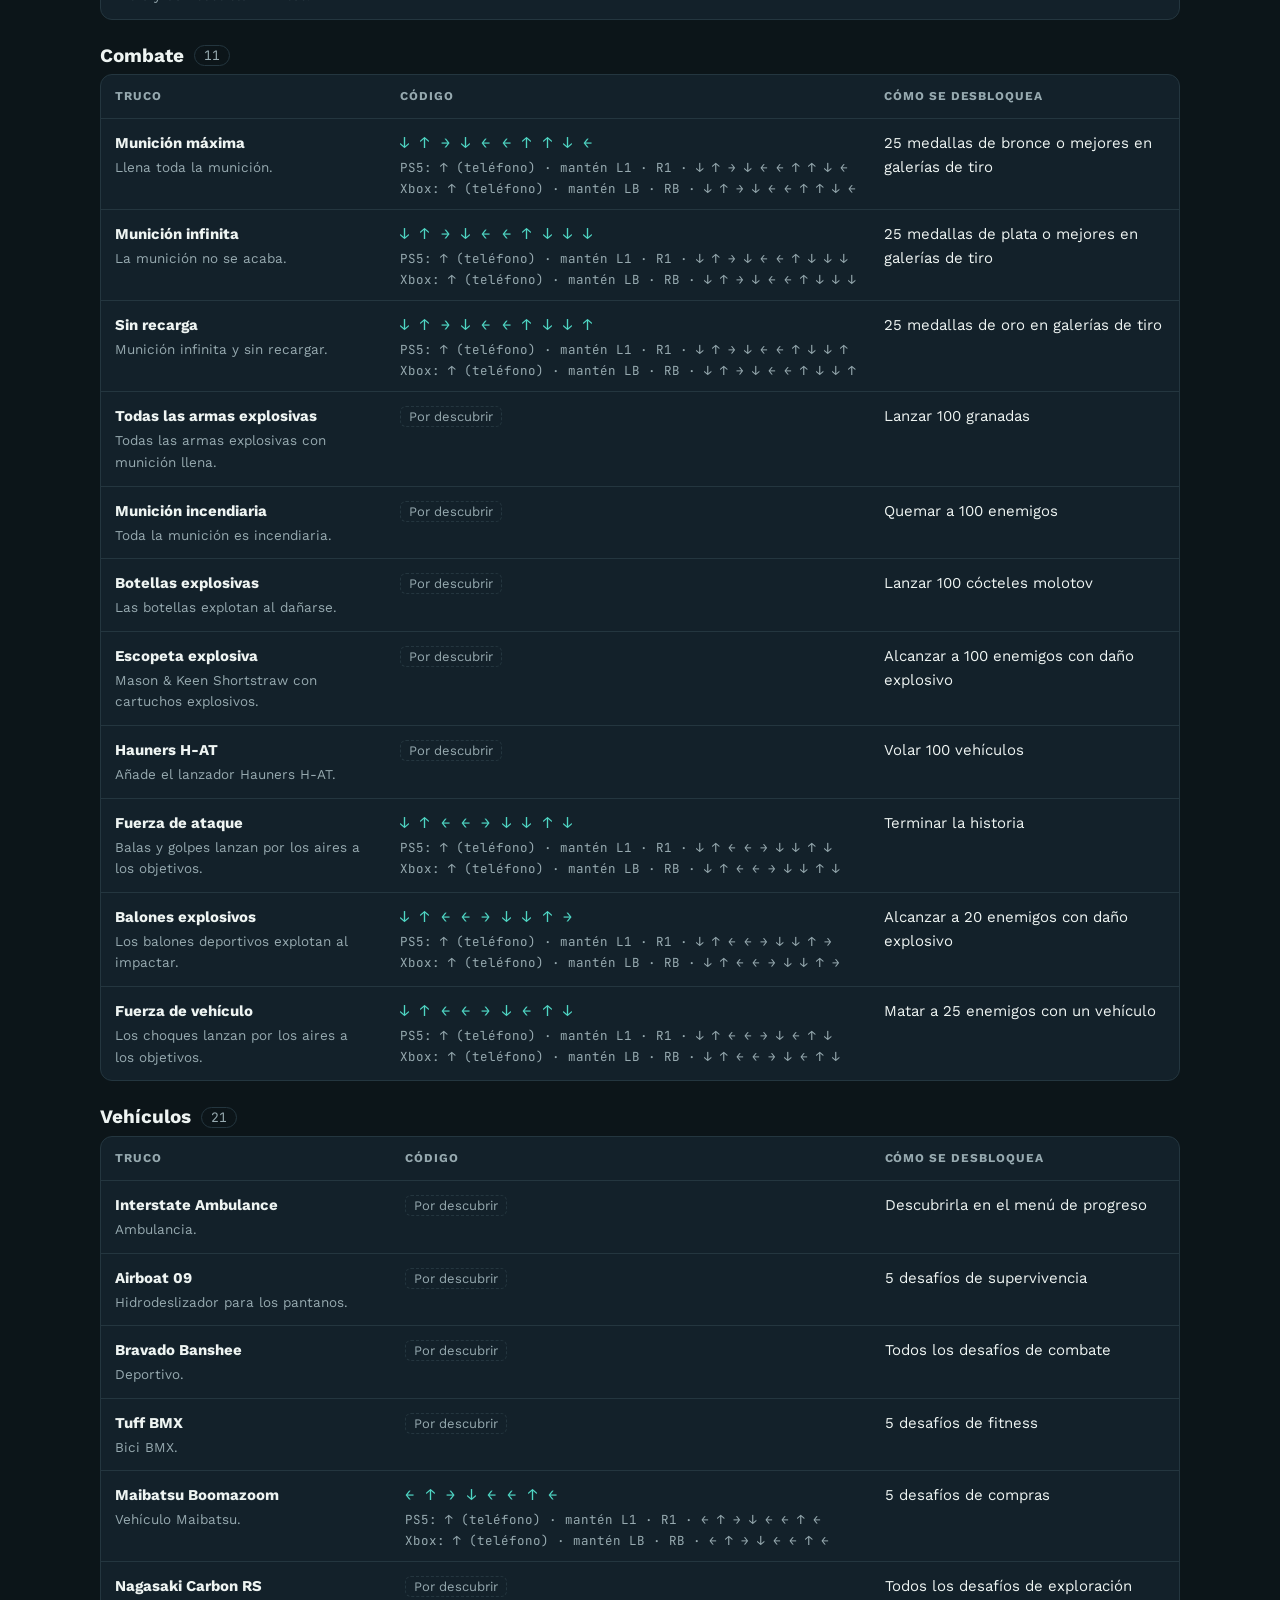
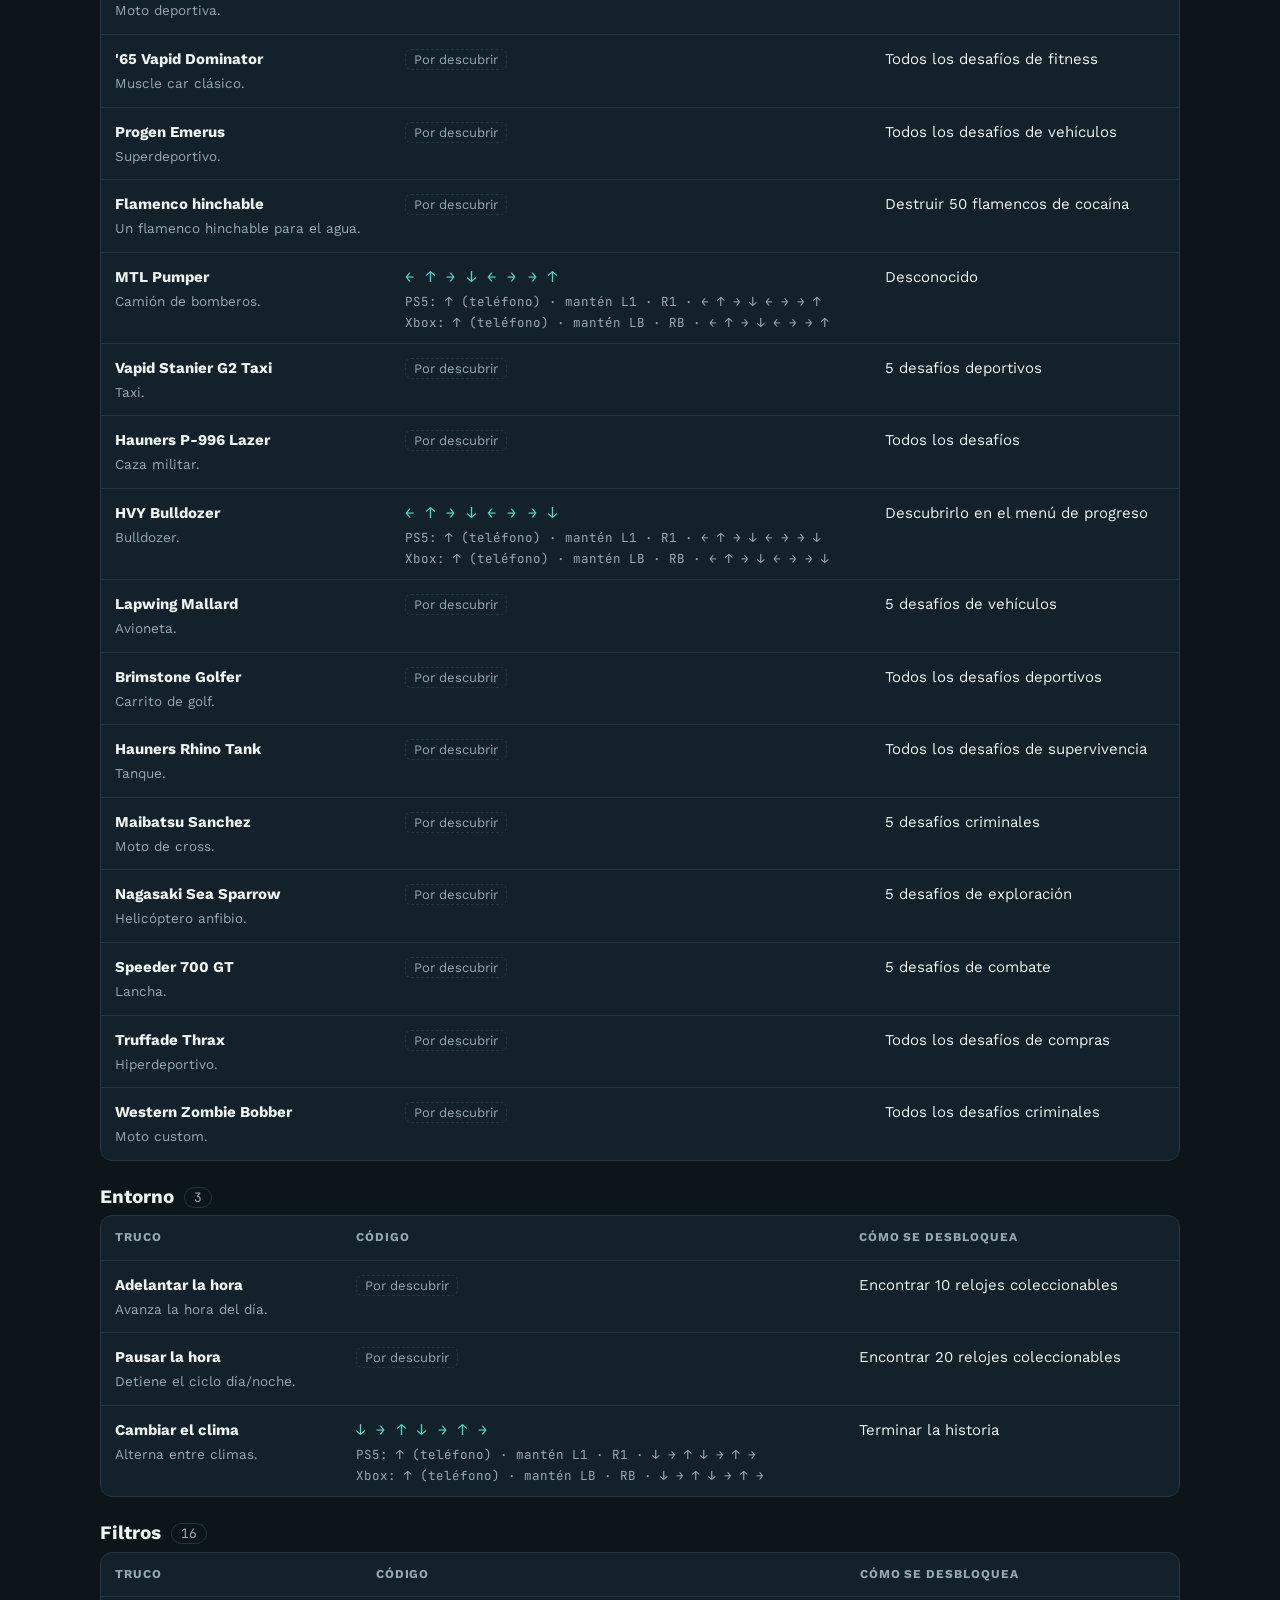
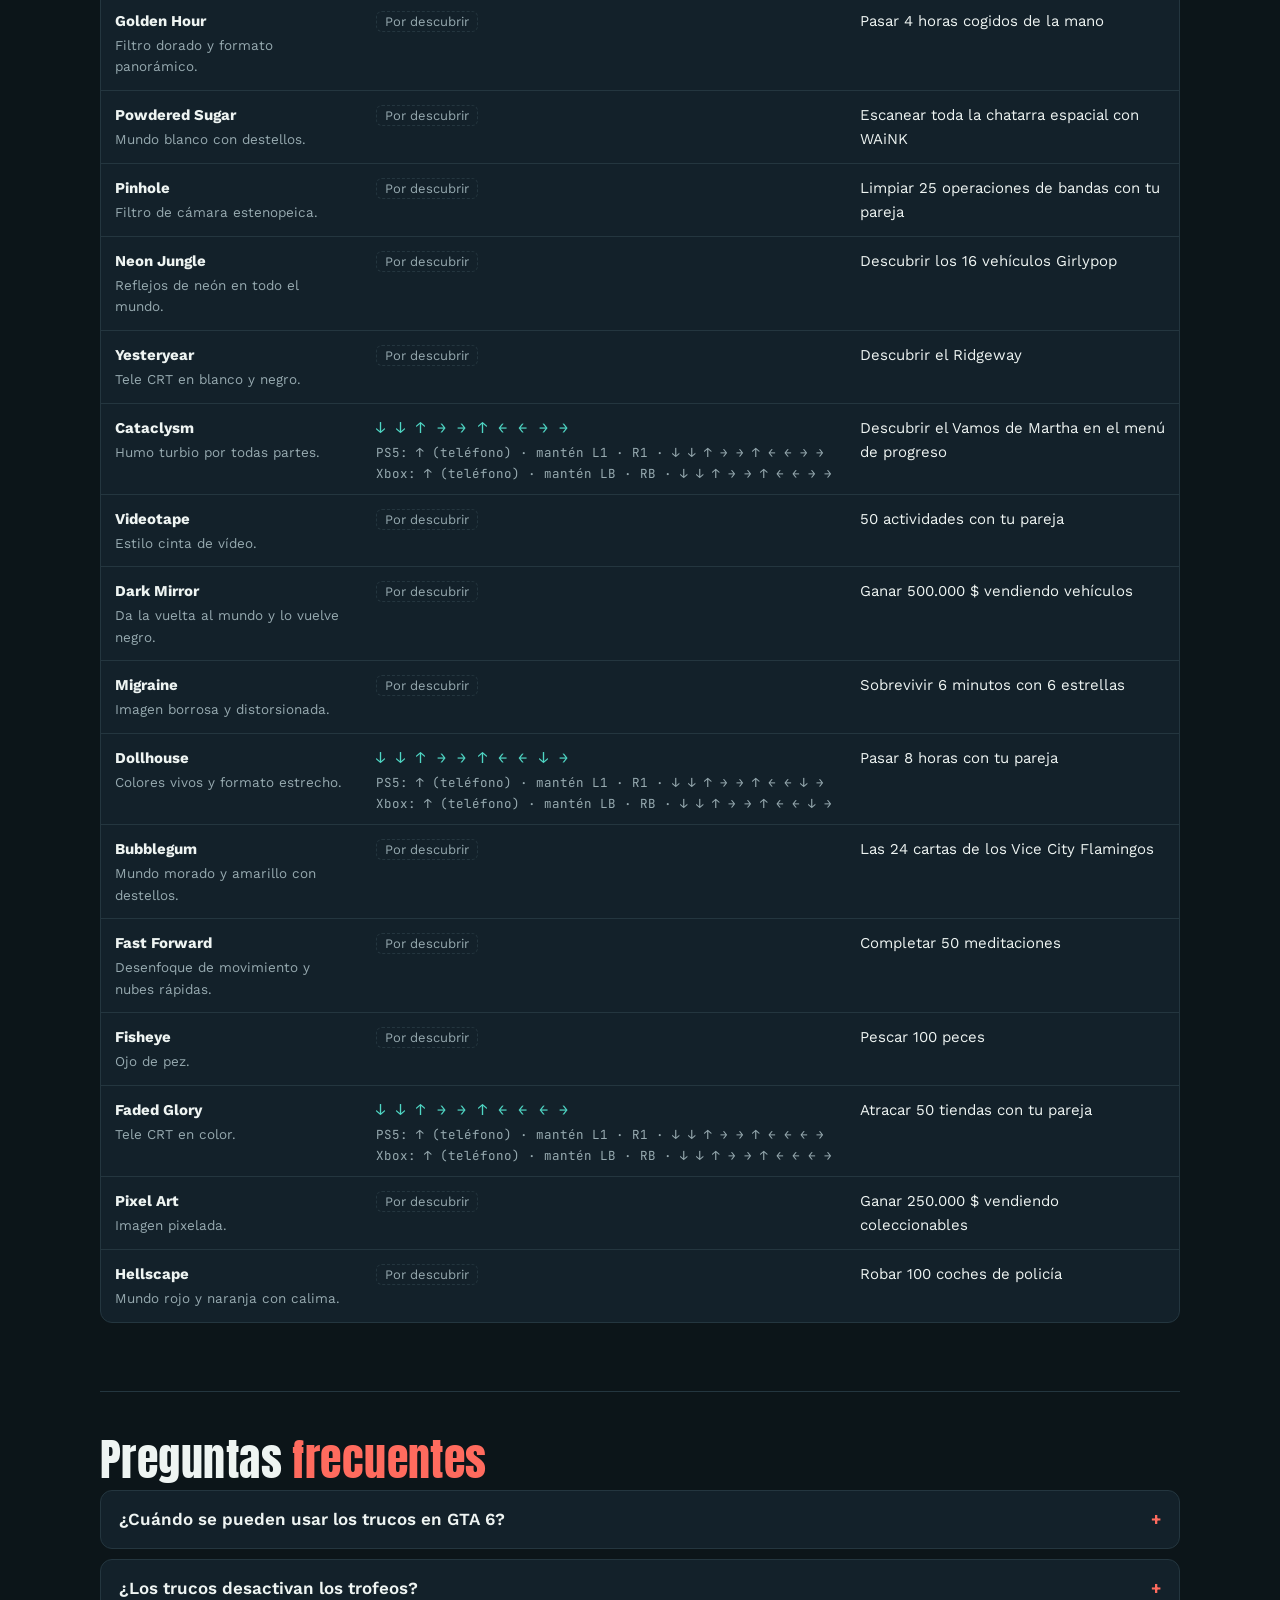
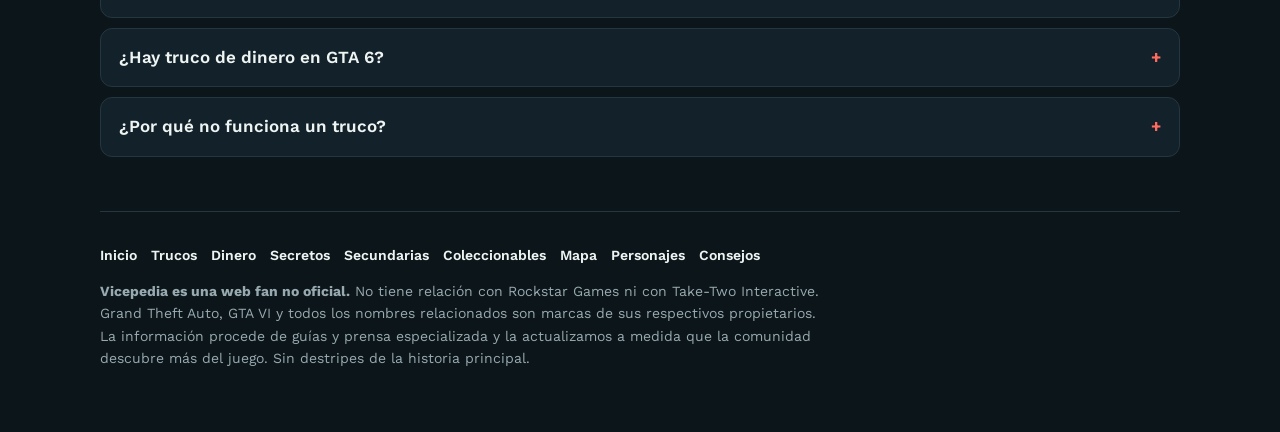
<file: trucos/index.html>
<!DOCTYPE html>
<html lang="es">
<head>
<meta charset="utf-8">
<meta name="viewport" content="width=device-width, initial-scale=1">
<title>Trucos de GTA 6: los 61 códigos y cómo desbloquearlos</title>
<meta name="description" content="Lista completa de los 61 trucos de GTA 6 para PS5 y Xbox: código con la cruceta, qué hace cada uno y el reto que lo desbloquea. 17 códigos confirmados.">
<link rel="canonical" href="https://vicepedia.github.io/trucos/">
<meta property="og:title" content="Trucos de GTA 6: los 61 códigos y cómo desbloquearlos">
<meta property="og:description" content="Lista completa de los 61 trucos de GTA 6 para PS5 y Xbox: código con la cruceta, qué hace cada uno y el reto que lo desbloquea. 17 códigos confirmados.">
<meta property="og:type" content="website">
<meta property="og:url" content="https://vicepedia.github.io/trucos/">
<meta property="og:site_name" content="Vicepedia">
<meta property="og:locale" content="es_ES">
<link rel="preconnect" href="https://fonts.googleapis.com">
<link rel="preconnect" href="https://fonts.gstatic.com" crossorigin>
<link href="https://fonts.googleapis.com/css2?family=Anton&family=Work+Sans:wght@400;500;600;700&family=JetBrains+Mono:wght@500&display=swap" rel="stylesheet">
<link rel="stylesheet" href="/assets/style.css">
<script type="application/ld+json">{"@context": "https://schema.org", "@type": "WebPage", "name": "Trucos de GTA 6: los 61 códigos y cómo desbloquearlos", "url": "https://vicepedia.github.io/trucos/", "dateModified": "2026-11-19", "inLanguage": "es", "isPartOf": {"@type": "WebSite", "name": "Vicepedia", "url": "https://vicepedia.github.io/"}}</script>
<script type="application/ld+json">{"@context": "https://schema.org", "@type": "BreadcrumbList", "itemListElement": [{"@type": "ListItem", "position": 1, "name": "Vicepedia", "item": "https://vicepedia.github.io/"}, {"@type": "ListItem", "position": 2, "name": "Los 61 trucos de GTA 6", "item": "https://vicepedia.github.io/trucos/"}]}</script>
<script type="application/ld+json">{"@context": "https://schema.org", "@type": "FAQPage", "mainEntity": [{"@type": "Question", "name": "¿Cuándo se pueden usar los trucos en GTA 6?", "acceptedAnswer": {"@type": "Answer", "text": "Solo después de terminar la historia, y cada truco exige además cumplir su propio reto, por ejemplo completar 100 entrenamientos para el chaleco antibalas."}}, {"@type": "Question", "name": "¿Los trucos desactivan los trofeos?", "acceptedAnswer": {"@type": "Answer", "text": "Sí. Usar cualquier truco desactiva los trofeos y logros y también el guardado de la partida."}}, {"@type": "Question", "name": "¿Hay truco de dinero en GTA 6?", "acceptedAnswer": {"@type": "Answer", "text": "Sí, uno: da 250.000 $ y se puede repetir. Se desbloquea al terminar la historia y su código es ↑ → ↓ ← ↑ ← ↓ →."}}, {"@type": "Question", "name": "¿Por qué no funciona un truco?", "acceptedAnswer": {"@type": "Answer", "text": "Porque todavía no lo has desbloqueado. Si metes un código antes de cumplir su reto, no pasa nada. Mira su requisito en la tabla."}}]}</script>
</head>
<body>
<div class="top">
  <div class="wrap">
    <a class="brand" href="/">VICE<span>PEDIA</span></a>
    <div class="search">
      <svg width="18" height="18" viewBox="0 0 24 24" fill="none" stroke="currentColor" stroke-width="2.2" aria-hidden="true"><circle cx="11" cy="11" r="7"/><path d="m20 20-3.5-3.5"/></svg>
      <input id="q" type="search" placeholder="Busca en toda la guía: Bigfoot, dinero, chaleco, Yago…" aria-label="Buscar en toda la guía" autocomplete="off">
      <div class="results" id="results" role="listbox" hidden></div>
    </div>
  </div>
  <nav class="chips" aria-label="Secciones"><a href="/trucos/" aria-current="page">Trucos</a>
<a href="/dinero/">Dinero</a>
<a href="/secretos/">Secretos</a>
<a href="/secundarias/">Secundarias</a>
<a href="/coleccionables/">Coleccionables</a>
<a href="/mapa/">Mapa</a>
<a href="/personajes/">Personajes</a>
<a href="/consejos/">Consejos</a></nav>
</div>
<header class="hero">
  <div class="wrap">
    <div class="eyebrow">Trucos · actualizada el 19 de noviembre de 2026</div>
    <h1>Los 61 trucos de GTA 6</h1>
    <p class="lede">GTA 6 recupera los trucos de toda la vida, pero hay que ganárselos: cada uno se desbloquea al terminar la historia y cumplir un reto concreto. Ya conocemos 17 combinaciones y añadimos el resto en cuanto se confirman.</p>
  </div>
</header>
<main class="wrap">

<section id="como-se-meten">
  <p class="note"><strong>Cómo se meten:</strong> abre el teléfono con la cruceta (↑), mantén L1/LB, pulsa R1/RB e introduce la combinación con la cruceta. La lista aparece en Menú de progreso &gt; Trucos cuando terminas la historia. <strong>Ojo:</strong> usar cualquier truco desactiva los trofeos y el guardado, así que guarda antes.</p>
  <div class="filters" role="group" aria-label="Filtrar trucos"><button type="button" data-f="all" aria-pressed="true">Todos</button><button type="button" data-f="jugador" aria-pressed="false">Jugador</button><button type="button" data-f="combate" aria-pressed="false">Combate</button><button type="button" data-f="vehiculos" aria-pressed="false">Vehículos</button><button type="button" data-f="entorno" aria-pressed="false">Entorno</button><button type="button" data-f="filtros" aria-pressed="false">Filtros</button>
    <label for="onlyKnown"><input type="checkbox" id="onlyKnown"> Solo con código conocido</label>
  </div>
  <div class="cheat-group" data-cat="jugador"><h3>Jugador <span class="count">10</span></h3><div class="table-wrap"><table><thead><tr><th>Truco</th><th>Código</th><th>Cómo se desbloquea</th></tr></thead><tbody><tr class="s" id="truco-250-000" data-known="1"><td><strong>250.000 $</strong><small>Te da 250.000 $ al instante (se puede repetir).</small></td><td><span class="code">↑ → ↓ ← ↑ ← ↓ →</span><small class="seq">PS5: ↑ (teléfono) · mantén L1 · R1 · ↑ → ↓ ← ↑ ← ↓ →</small><small class="seq">Xbox: ↑ (teléfono) · mantén LB · RB · ↑ → ↓ ← ↑ ← ↓ →</small></td><td>Terminar la historia</td></tr><tr class="s" id="truco-borracho" data-known="0"><td><strong>Borracho</strong><small>Jason y Lucía se emborrachan.</small></td><td><span class="pend">Por descubrir</span></td><td>Gastar 2.500 $ en alcohol</td></tr><tr class="s" id="truco-subir-nivel-de-heat" data-known="1"><td><strong>Subir nivel de Heat</strong><small>Sube el nivel de calor en todo el mapa.</small></td><td><span class="code">← ↓ → ↓ ↑ ↓ ↑</span><small class="seq">PS5: ↑ (teléfono) · mantén L1 · R1 · ← ↓ → ↓ ↑ ↓ ↑</small><small class="seq">Xbox: ↑ (teléfono) · mantén LB · RB · ← ↓ → ↓ ↑ ↓ ↑</small></td><td>Escapar de 3 estrellas 25 veces</td></tr><tr class="s" id="truco-subir-nivel-de-busqueda" data-known="0"><td><strong>Subir nivel de búsqueda</strong><small>Sube las estrellas de búsqueda.</small></td><td><span class="pend">Por descubrir</span></td><td>Escapar de 3 estrellas 50 veces</td></tr><tr class="s" id="truco-concentracion-ilimitada" data-known="1"><td><strong>Concentración ilimitada</strong><small>La concentración (Focus) no se agota.</small></td><td><span class="code">↓ ↑ ↑ ↓ ↑ ↓ ↑ ↓ ↑ →</span><small class="seq">PS5: ↑ (teléfono) · mantén L1 · R1 · ↓ ↑ ↑ ↓ ↑ ↓ ↑ ↓ ↑ →</small><small class="seq">Xbox: ↑ (teléfono) · mantén LB · RB · ↓ ↑ ↑ ↓ ↑ ↓ ↑ ↓ ↑ →</small></td><td>Terminar la historia</td></tr><tr class="s" id="truco-sin-dano-por-caida" data-known="0"><td><strong>Sin daño por caída</strong><small>Eres inmune a las caídas.</small></td><td><span class="pend">Por descubrir</span></td><td>Sobrevivir 20 veces a una caída libre de 40 pies (unos 12 m)</td></tr><tr class="s" id="truco-paracaidas" data-known="0"><td><strong>Paracaídas</strong><small>Añade un paracaídas a tu equipo.</small></td><td><span class="pend">Por descubrir</span></td><td>50 saltos en paracaídas o BASE desde 300 pies (unos 90 m) o más</td></tr><tr class="s" id="truco-chaleco-antibalas" data-known="1"><td><strong>Chaleco antibalas</strong><small>Añade chaleco a tu equipo.</small></td><td><span class="code">↓ ↑ ← ↑ ↑ ↑ ↑ ↑ ↓ ↓</span><small class="seq">PS5: ↑ (teléfono) · mantén L1 · R1 · ↓ ↑ ← ↑ ↑ ↑ ↑ ↑ ↓ ↓</small><small class="seq">Xbox: ↑ (teléfono) · mantén LB · RB · ↓ ↑ ← ↑ ↑ ↑ ↑ ↑ ↓ ↓</small></td><td>Completar 100 entrenamientos</td></tr><tr class="s" id="truco-reparar-vehiculo" data-known="0"><td><strong>Reparar vehículo</strong><small>Repara por completo tu vehículo actual.</small></td><td><span class="pend">Por descubrir</span></td><td>Ganar 10 carreras en Gellhorn Raceway, Thrillbilly Mud Club y Boone Speedway</td></tr><tr class="s" id="truco-nitro-ilimitado" data-known="0"><td><strong>Nitro ilimitado</strong><small>Nitro y combustible infinitos.</small></td><td><span class="pend">Por descubrir</span></td><td>Completar 50 saltos acrobáticos</td></tr></tbody></table></div></div><div class="cheat-group" data-cat="combate"><h3>Combate <span class="count">11</span></h3><div class="table-wrap"><table><thead><tr><th>Truco</th><th>Código</th><th>Cómo se desbloquea</th></tr></thead><tbody><tr class="s" id="truco-municion-maxima" data-known="1"><td><strong>Munición máxima</strong><small>Llena toda la munición.</small></td><td><span class="code">↓ ↑ → ↓ ← ← ↑ ↑ ↓ ←</span><small class="seq">PS5: ↑ (teléfono) · mantén L1 · R1 · ↓ ↑ → ↓ ← ← ↑ ↑ ↓ ←</small><small class="seq">Xbox: ↑ (teléfono) · mantén LB · RB · ↓ ↑ → ↓ ← ← ↑ ↑ ↓ ←</small></td><td>25 medallas de bronce o mejores en galerías de tiro</td></tr><tr class="s" id="truco-municion-infinita" data-known="1"><td><strong>Munición infinita</strong><small>La munición no se acaba.</small></td><td><span class="code">↓ ↑ → ↓ ← ← ↑ ↓ ↓ ↓</span><small class="seq">PS5: ↑ (teléfono) · mantén L1 · R1 · ↓ ↑ → ↓ ← ← ↑ ↓ ↓ ↓</small><small class="seq">Xbox: ↑ (teléfono) · mantén LB · RB · ↓ ↑ → ↓ ← ← ↑ ↓ ↓ ↓</small></td><td>25 medallas de plata o mejores en galerías de tiro</td></tr><tr class="s" id="truco-sin-recarga" data-known="1"><td><strong>Sin recarga</strong><small>Munición infinita y sin recargar.</small></td><td><span class="code">↓ ↑ → ↓ ← ← ↑ ↓ ↓ ↑</span><small class="seq">PS5: ↑ (teléfono) · mantén L1 · R1 · ↓ ↑ → ↓ ← ← ↑ ↓ ↓ ↑</small><small class="seq">Xbox: ↑ (teléfono) · mantén LB · RB · ↓ ↑ → ↓ ← ← ↑ ↓ ↓ ↑</small></td><td>25 medallas de oro en galerías de tiro</td></tr><tr class="s" id="truco-todas-las-armas-explosivas" data-known="0"><td><strong>Todas las armas explosivas</strong><small>Todas las armas explosivas con munición llena.</small></td><td><span class="pend">Por descubrir</span></td><td>Lanzar 100 granadas</td></tr><tr class="s" id="truco-municion-incendiaria" data-known="0"><td><strong>Munición incendiaria</strong><small>Toda la munición es incendiaria.</small></td><td><span class="pend">Por descubrir</span></td><td>Quemar a 100 enemigos</td></tr><tr class="s" id="truco-botellas-explosivas" data-known="0"><td><strong>Botellas explosivas</strong><small>Las botellas explotan al dañarse.</small></td><td><span class="pend">Por descubrir</span></td><td>Lanzar 100 cócteles molotov</td></tr><tr class="s" id="truco-escopeta-explosiva" data-known="0"><td><strong>Escopeta explosiva</strong><small>Mason &amp; Keen Shortstraw con cartuchos explosivos.</small></td><td><span class="pend">Por descubrir</span></td><td>Alcanzar a 100 enemigos con daño explosivo</td></tr><tr class="s" id="truco-hauners-h-at" data-known="0"><td><strong>Hauners H-AT</strong><small>Añade el lanzador Hauners H-AT.</small></td><td><span class="pend">Por descubrir</span></td><td>Volar 100 vehículos</td></tr><tr class="s" id="truco-fuerza-de-ataque" data-known="1"><td><strong>Fuerza de ataque</strong><small>Balas y golpes lanzan por los aires a los objetivos.</small></td><td><span class="code">↓ ↑ ← ← → ↓ ↓ ↑ ↓</span><small class="seq">PS5: ↑ (teléfono) · mantén L1 · R1 · ↓ ↑ ← ← → ↓ ↓ ↑ ↓</small><small class="seq">Xbox: ↑ (teléfono) · mantén LB · RB · ↓ ↑ ← ← → ↓ ↓ ↑ ↓</small></td><td>Terminar la historia</td></tr><tr class="s" id="truco-balones-explosivos" data-known="1"><td><strong>Balones explosivos</strong><small>Los balones deportivos explotan al impactar.</small></td><td><span class="code">↓ ↑ ← ← → ↓ ↓ ↑ →</span><small class="seq">PS5: ↑ (teléfono) · mantén L1 · R1 · ↓ ↑ ← ← → ↓ ↓ ↑ →</small><small class="seq">Xbox: ↑ (teléfono) · mantén LB · RB · ↓ ↑ ← ← → ↓ ↓ ↑ →</small></td><td>Alcanzar a 20 enemigos con daño explosivo</td></tr><tr class="s" id="truco-fuerza-de-vehiculo" data-known="1"><td><strong>Fuerza de vehículo</strong><small>Los choques lanzan por los aires a los objetivos.</small></td><td><span class="code">↓ ↑ ← ← → ↓ ← ↑ ↓</span><small class="seq">PS5: ↑ (teléfono) · mantén L1 · R1 · ↓ ↑ ← ← → ↓ ← ↑ ↓</small><small class="seq">Xbox: ↑ (teléfono) · mantén LB · RB · ↓ ↑ ← ← → ↓ ← ↑ ↓</small></td><td>Matar a 25 enemigos con un vehículo</td></tr></tbody></table></div></div><div class="cheat-group" data-cat="vehiculos"><h3>Vehículos <span class="count">21</span></h3><div class="table-wrap"><table><thead><tr><th>Truco</th><th>Código</th><th>Cómo se desbloquea</th></tr></thead><tbody><tr class="s" id="truco-interstate-ambulance" data-known="0"><td><strong>Interstate Ambulance</strong><small>Ambulancia.</small></td><td><span class="pend">Por descubrir</span></td><td>Descubrirla en el menú de progreso</td></tr><tr class="s" id="truco-airboat-09" data-known="0"><td><strong>Airboat 09</strong><small>Hidrodeslizador para los pantanos.</small></td><td><span class="pend">Por descubrir</span></td><td>5 desafíos de supervivencia</td></tr><tr class="s" id="truco-bravado-banshee" data-known="0"><td><strong>Bravado Banshee</strong><small>Deportivo.</small></td><td><span class="pend">Por descubrir</span></td><td>Todos los desafíos de combate</td></tr><tr class="s" id="truco-tuff-bmx" data-known="0"><td><strong>Tuff BMX</strong><small>Bici BMX.</small></td><td><span class="pend">Por descubrir</span></td><td>5 desafíos de fitness</td></tr><tr class="s" id="truco-maibatsu-boomazoom" data-known="1"><td><strong>Maibatsu Boomazoom</strong><small>Vehículo Maibatsu.</small></td><td><span class="code">← ↑ → ↓ ← ← ↑ ←</span><small class="seq">PS5: ↑ (teléfono) · mantén L1 · R1 · ← ↑ → ↓ ← ← ↑ ←</small><small class="seq">Xbox: ↑ (teléfono) · mantén LB · RB · ← ↑ → ↓ ← ← ↑ ←</small></td><td>5 desafíos de compras</td></tr><tr class="s" id="truco-nagasaki-carbon-rs" data-known="0"><td><strong>Nagasaki Carbon RS</strong><small>Moto deportiva.</small></td><td><span class="pend">Por descubrir</span></td><td>Todos los desafíos de exploración</td></tr><tr class="s" id="truco-65-vapid-dominator" data-known="0"><td><strong>&#x27;65 Vapid Dominator</strong><small>Muscle car clásico.</small></td><td><span class="pend">Por descubrir</span></td><td>Todos los desafíos de fitness</td></tr><tr class="s" id="truco-progen-emerus" data-known="0"><td><strong>Progen Emerus</strong><small>Superdeportivo.</small></td><td><span class="pend">Por descubrir</span></td><td>Todos los desafíos de vehículos</td></tr><tr class="s" id="truco-flamenco-hinchable" data-known="0"><td><strong>Flamenco hinchable</strong><small>Un flamenco hinchable para el agua.</small></td><td><span class="pend">Por descubrir</span></td><td>Destruir 50 flamencos de cocaína</td></tr><tr class="s" id="truco-mtl-pumper" data-known="1"><td><strong>MTL Pumper</strong><small>Camión de bomberos.</small></td><td><span class="code">← ↑ → ↓ ← → → ↑</span><small class="seq">PS5: ↑ (teléfono) · mantén L1 · R1 · ← ↑ → ↓ ← → → ↑</small><small class="seq">Xbox: ↑ (teléfono) · mantén LB · RB · ← ↑ → ↓ ← → → ↑</small></td><td>Desconocido</td></tr><tr class="s" id="truco-vapid-stanier-g2-taxi" data-known="0"><td><strong>Vapid Stanier G2 Taxi</strong><small>Taxi.</small></td><td><span class="pend">Por descubrir</span></td><td>5 desafíos deportivos</td></tr><tr class="s" id="truco-hauners-p-996-lazer" data-known="0"><td><strong>Hauners P-996 Lazer</strong><small>Caza militar.</small></td><td><span class="pend">Por descubrir</span></td><td>Todos los desafíos</td></tr><tr class="s" id="truco-hvy-bulldozer" data-known="1"><td><strong>HVY Bulldozer</strong><small>Bulldozer.</small></td><td><span class="code">← ↑ → ↓ ← → → ↓</span><small class="seq">PS5: ↑ (teléfono) · mantén L1 · R1 · ← ↑ → ↓ ← → → ↓</small><small class="seq">Xbox: ↑ (teléfono) · mantén LB · RB · ← ↑ → ↓ ← → → ↓</small></td><td>Descubrirlo en el menú de progreso</td></tr><tr class="s" id="truco-lapwing-mallard" data-known="0"><td><strong>Lapwing Mallard</strong><small>Avioneta.</small></td><td><span class="pend">Por descubrir</span></td><td>5 desafíos de vehículos</td></tr><tr class="s" id="truco-brimstone-golfer" data-known="0"><td><strong>Brimstone Golfer</strong><small>Carrito de golf.</small></td><td><span class="pend">Por descubrir</span></td><td>Todos los desafíos deportivos</td></tr><tr class="s" id="truco-hauners-rhino-tank" data-known="0"><td><strong>Hauners Rhino Tank</strong><small>Tanque.</small></td><td><span class="pend">Por descubrir</span></td><td>Todos los desafíos de supervivencia</td></tr><tr class="s" id="truco-maibatsu-sanchez" data-known="0"><td><strong>Maibatsu Sanchez</strong><small>Moto de cross.</small></td><td><span class="pend">Por descubrir</span></td><td>5 desafíos criminales</td></tr><tr class="s" id="truco-nagasaki-sea-sparrow" data-known="0"><td><strong>Nagasaki Sea Sparrow</strong><small>Helicóptero anfibio.</small></td><td><span class="pend">Por descubrir</span></td><td>5 desafíos de exploración</td></tr><tr class="s" id="truco-speeder-700-gt" data-known="0"><td><strong>Speeder 700 GT</strong><small>Lancha.</small></td><td><span class="pend">Por descubrir</span></td><td>5 desafíos de combate</td></tr><tr class="s" id="truco-truffade-thrax" data-known="0"><td><strong>Truffade Thrax</strong><small>Hiperdeportivo.</small></td><td><span class="pend">Por descubrir</span></td><td>Todos los desafíos de compras</td></tr><tr class="s" id="truco-western-zombie-bobber" data-known="0"><td><strong>Western Zombie Bobber</strong><small>Moto custom.</small></td><td><span class="pend">Por descubrir</span></td><td>Todos los desafíos criminales</td></tr></tbody></table></div></div><div class="cheat-group" data-cat="entorno"><h3>Entorno <span class="count">3</span></h3><div class="table-wrap"><table><thead><tr><th>Truco</th><th>Código</th><th>Cómo se desbloquea</th></tr></thead><tbody><tr class="s" id="truco-adelantar-la-hora" data-known="0"><td><strong>Adelantar la hora</strong><small>Avanza la hora del día.</small></td><td><span class="pend">Por descubrir</span></td><td>Encontrar 10 relojes coleccionables</td></tr><tr class="s" id="truco-pausar-la-hora" data-known="0"><td><strong>Pausar la hora</strong><small>Detiene el ciclo día/noche.</small></td><td><span class="pend">Por descubrir</span></td><td>Encontrar 20 relojes coleccionables</td></tr><tr class="s" id="truco-cambiar-el-clima" data-known="1"><td><strong>Cambiar el clima</strong><small>Alterna entre climas.</small></td><td><span class="code">↓ → ↑ ↓ → ↑ →</span><small class="seq">PS5: ↑ (teléfono) · mantén L1 · R1 · ↓ → ↑ ↓ → ↑ →</small><small class="seq">Xbox: ↑ (teléfono) · mantén LB · RB · ↓ → ↑ ↓ → ↑ →</small></td><td>Terminar la historia</td></tr></tbody></table></div></div><div class="cheat-group" data-cat="filtros"><h3>Filtros <span class="count">16</span></h3><div class="table-wrap"><table><thead><tr><th>Truco</th><th>Código</th><th>Cómo se desbloquea</th></tr></thead><tbody><tr class="s" id="truco-golden-hour" data-known="0"><td><strong>Golden Hour</strong><small>Filtro dorado y formato panorámico.</small></td><td><span class="pend">Por descubrir</span></td><td>Pasar 4 horas cogidos de la mano</td></tr><tr class="s" id="truco-powdered-sugar" data-known="0"><td><strong>Powdered Sugar</strong><small>Mundo blanco con destellos.</small></td><td><span class="pend">Por descubrir</span></td><td>Escanear toda la chatarra espacial con WAiNK</td></tr><tr class="s" id="truco-pinhole" data-known="0"><td><strong>Pinhole</strong><small>Filtro de cámara estenopeica.</small></td><td><span class="pend">Por descubrir</span></td><td>Limpiar 25 operaciones de bandas con tu pareja</td></tr><tr class="s" id="truco-neon-jungle" data-known="0"><td><strong>Neon Jungle</strong><small>Reflejos de neón en todo el mundo.</small></td><td><span class="pend">Por descubrir</span></td><td>Descubrir los 16 vehículos Girlypop</td></tr><tr class="s" id="truco-yesteryear" data-known="0"><td><strong>Yesteryear</strong><small>Tele CRT en blanco y negro.</small></td><td><span class="pend">Por descubrir</span></td><td>Descubrir el Ridgeway</td></tr><tr class="s" id="truco-cataclysm" data-known="1"><td><strong>Cataclysm</strong><small>Humo turbio por todas partes.</small></td><td><span class="code">↓ ↓ ↑ → → ↑ ← ← → →</span><small class="seq">PS5: ↑ (teléfono) · mantén L1 · R1 · ↓ ↓ ↑ → → ↑ ← ← → →</small><small class="seq">Xbox: ↑ (teléfono) · mantén LB · RB · ↓ ↓ ↑ → → ↑ ← ← → →</small></td><td>Descubrir el Vamos de Martha en el menú de progreso</td></tr><tr class="s" id="truco-videotape" data-known="0"><td><strong>Videotape</strong><small>Estilo cinta de vídeo.</small></td><td><span class="pend">Por descubrir</span></td><td>50 actividades con tu pareja</td></tr><tr class="s" id="truco-dark-mirror" data-known="0"><td><strong>Dark Mirror</strong><small>Da la vuelta al mundo y lo vuelve negro.</small></td><td><span class="pend">Por descubrir</span></td><td>Ganar 500.000 $ vendiendo vehículos</td></tr><tr class="s" id="truco-migraine" data-known="0"><td><strong>Migraine</strong><small>Imagen borrosa y distorsionada.</small></td><td><span class="pend">Por descubrir</span></td><td>Sobrevivir 6 minutos con 6 estrellas</td></tr><tr class="s" id="truco-dollhouse" data-known="1"><td><strong>Dollhouse</strong><small>Colores vivos y formato estrecho.</small></td><td><span class="code">↓ ↓ ↑ → → ↑ ← ← ↓ →</span><small class="seq">PS5: ↑ (teléfono) · mantén L1 · R1 · ↓ ↓ ↑ → → ↑ ← ← ↓ →</small><small class="seq">Xbox: ↑ (teléfono) · mantén LB · RB · ↓ ↓ ↑ → → ↑ ← ← ↓ →</small></td><td>Pasar 8 horas con tu pareja</td></tr><tr class="s" id="truco-bubblegum" data-known="0"><td><strong>Bubblegum</strong><small>Mundo morado y amarillo con destellos.</small></td><td><span class="pend">Por descubrir</span></td><td>Las 24 cartas de los Vice City Flamingos</td></tr><tr class="s" id="truco-fast-forward" data-known="0"><td><strong>Fast Forward</strong><small>Desenfoque de movimiento y nubes rápidas.</small></td><td><span class="pend">Por descubrir</span></td><td>Completar 50 meditaciones</td></tr><tr class="s" id="truco-fisheye" data-known="0"><td><strong>Fisheye</strong><small>Ojo de pez.</small></td><td><span class="pend">Por descubrir</span></td><td>Pescar 100 peces</td></tr><tr class="s" id="truco-faded-glory" data-known="1"><td><strong>Faded Glory</strong><small>Tele CRT en color.</small></td><td><span class="code">↓ ↓ ↑ → → ↑ ← ← ← →</span><small class="seq">PS5: ↑ (teléfono) · mantén L1 · R1 · ↓ ↓ ↑ → → ↑ ← ← ← →</small><small class="seq">Xbox: ↑ (teléfono) · mantén LB · RB · ↓ ↓ ↑ → → ↑ ← ← ← →</small></td><td>Atracar 50 tiendas con tu pareja</td></tr><tr class="s" id="truco-pixel-art" data-known="0"><td><strong>Pixel Art</strong><small>Imagen pixelada.</small></td><td><span class="pend">Por descubrir</span></td><td>Ganar 250.000 $ vendiendo coleccionables</td></tr><tr class="s" id="truco-hellscape" data-known="0"><td><strong>Hellscape</strong><small>Mundo rojo y naranja con calima.</small></td><td><span class="pend">Por descubrir</span></td><td>Robar 100 coches de policía</td></tr></tbody></table></div></div>
</section>
<section id="preguntas"><h2>Preguntas <em>frecuentes</em></h2><details class="s"><summary>¿Cuándo se pueden usar los trucos en GTA 6?</summary><p>Solo después de terminar la historia, y cada truco exige además cumplir su propio reto, por ejemplo completar 100 entrenamientos para el chaleco antibalas.</p></details><details class="s"><summary>¿Los trucos desactivan los trofeos?</summary><p>Sí. Usar cualquier truco desactiva los trofeos y logros y también el guardado de la partida.</p></details><details class="s"><summary>¿Hay truco de dinero en GTA 6?</summary><p>Sí, uno: da 250.000 $ y se puede repetir. Se desbloquea al terminar la historia y su código es ↑ → ↓ ← ↑ ← ↓ →.</p></details><details class="s"><summary>¿Por qué no funciona un truco?</summary><p>Porque todavía no lo has desbloqueado. Si metes un código antes de cumplir su reto, no pasa nada. Mira su requisito en la tabla.</p></details></section>
</main>
<footer>
  <div class="wrap">
    <nav class="foot-nav" aria-label="Todas las secciones"><a href="/">Inicio</a><a href="/trucos/">Trucos</a><a href="/dinero/">Dinero</a><a href="/secretos/">Secretos</a><a href="/secundarias/">Secundarias</a><a href="/coleccionables/">Coleccionables</a><a href="/mapa/">Mapa</a><a href="/personajes/">Personajes</a><a href="/consejos/">Consejos</a></nav>
    <p><strong>Vicepedia es una web fan no oficial.</strong> No tiene relación con Rockstar Games ni con Take-Two Interactive. Grand Theft Auto, GTA VI y todos los nombres relacionados son marcas de sus respectivos propietarios. La información procede de guías y prensa especializada y la actualizamos a medida que la comunidad descubre más del juego. Sin destripes de la historia principal.</p>
  </div>
</footer>
<script src="/assets/app.js" defer></script>
</body>
</html>
</file>
<file: assets/style.css>
/* Plan: noche en Vice City. Fondo azul petróleo profundo, coral de atardecer como acento,
   aguamarina para lo interactivo, amarillo sol para avisos. Columna central con
   buscador fijo arriba y secciones apiladas que se filtran en vivo. */
:root{
  --bg:#0c1519; --panel:#13212a; --line:#24363f; --ink:#eef4f2; --mute:#97aab0;
  --coral:#ff6b5e; --aqua:#4fd6c4; --sun:#ffcb5c;
  --display:"Anton",Impact,"Arial Narrow",sans-serif;
  --body:"Work Sans",system-ui,-apple-system,"Segoe UI",sans-serif;
  --mono:"JetBrains Mono",ui-monospace,Consolas,monospace;
  color-scheme:dark;
}
*{box-sizing:border-box}
html{scroll-behavior:smooth;scroll-padding-top:120px}
@media (prefers-reduced-motion:reduce){html{scroll-behavior:auto}}
body{margin:0;background:var(--bg);color:var(--ink);font:16px/1.6 var(--body)}
a{color:var(--aqua)}
:focus-visible{outline:2px solid var(--aqua);outline-offset:2px}
.wrap{max-width:1120px;margin:0 auto;padding:0 20px}

/* barra superior */
.top{position:sticky;top:0;z-index:10;background:rgba(12,21,25,.94);backdrop-filter:blur(8px);border-bottom:1px solid var(--line)}
.top .wrap{display:flex;gap:16px;align-items:center;padding-top:12px;padding-bottom:12px;flex-wrap:wrap}
.brand{font:28px/1 var(--display);letter-spacing:.02em;color:var(--ink);text-decoration:none;white-space:nowrap}
.brand span{color:var(--coral)}
.search{flex:1;min-width:220px;position:relative}
.search input{width:100%;font:16px var(--body);color:var(--ink);background:var(--panel);border:1px solid var(--line);border-radius:10px;padding:11px 14px 11px 40px}
.search input:focus{border-color:var(--aqua);outline:none}
.search svg{position:absolute;left:13px;top:50%;transform:translateY(-50%);color:var(--mute)}
.hits{font-size:13px;color:var(--mute);min-width:110px}
nav.chips{display:flex;gap:8px;overflow-x:auto;padding:0 20px 12px;max-width:1120px;margin:0 auto;scrollbar-width:none}
nav.chips a{flex:none;font-size:14px;font-weight:600;color:var(--ink);text-decoration:none;padding:6px 12px;border:1px solid var(--line);border-radius:999px}
nav.chips a:hover{border-color:var(--coral);color:var(--coral)}

/* cabecera */
header.hero{padding:48px 0 28px;border-bottom:1px solid var(--line);
  background:linear-gradient(180deg,rgba(255,107,94,.13),transparent 70%)}
.eyebrow{font-weight:700;font-size:13px;letter-spacing:.12em;text-transform:uppercase;color:var(--coral)}
h1{font:clamp(40px,7vw,76px)/.98 var(--display);margin:10px 0 14px;text-wrap:balance;letter-spacing:.01em}
.lede{font-size:19px;color:var(--mute);max-width:62ch;margin:0 0 26px}
.facts{display:grid;grid-template-columns:repeat(auto-fit,minmax(200px,1fr));gap:12px}
.fact{background:var(--panel);border:1px solid var(--line);border-radius:12px;padding:14px 16px}
.fact b{display:block;font:30px/1.1 var(--display);color:var(--ink);font-variant-numeric:tabular-nums}
.fact span{font-size:14px;color:var(--mute)}
.fact.hot{border-color:var(--coral)}
.fact.hot b{color:var(--coral)}

/* secciones */
section{padding:44px 0;border-bottom:1px solid var(--line)}
section.hidden{display:none}
h2{font:clamp(30px,4.5vw,44px)/1.05 var(--display);margin:0 0 8px;text-wrap:balance;letter-spacing:.01em}
h2 em{font-style:normal;color:var(--coral)}
.intro{color:var(--mute);max-width:68ch;margin:0 0 22px}
h3{font-size:19px;line-height:1.3;margin:0 0 6px;text-wrap:balance}
.grid{display:grid;grid-template-columns:repeat(auto-fill,minmax(260px,1fr));gap:14px}
.card{background:var(--panel);border:1px solid var(--line);border-radius:12px;padding:18px}
.card p{margin:0;color:#c9d6d6;font-size:15px}
.role,.tag{display:inline-block;font-size:12px;font-weight:700;letter-spacing:.06em;text-transform:uppercase;color:var(--aqua);margin-bottom:8px}
.tag{color:var(--sun)}
.char:nth-child(-n+2){border-top:3px solid var(--coral)}
.idx{font:15px var(--mono);color:var(--coral);display:block;margin-bottom:6px}
.note{border-left:3px solid var(--sun);background:rgba(255,203,92,.07);padding:12px 16px;border-radius:0 10px 10px 0;margin:0 0 22px;font-size:15px;max-width:80ch}
.note strong{color:var(--sun)}

/* tablas */
.table-wrap{overflow-x:auto;border:1px solid var(--line);border-radius:12px;background:var(--panel)}
table{width:100%;border-collapse:collapse;font-size:15px}
th{text-align:left;font-size:12px;letter-spacing:.08em;text-transform:uppercase;color:var(--mute);font-weight:700;padding:12px 14px;border-bottom:1px solid var(--line)}
td{padding:12px 14px;border-bottom:1px solid var(--line);vertical-align:top}
tr:last-child td{border-bottom:0}
td small{display:block;color:var(--mute);font-size:13.5px;margin-top:2px}
td.num{font-variant-numeric:tabular-nums;white-space:nowrap;color:var(--sun);font-weight:600}
.code{font:15px var(--mono);color:var(--aqua);white-space:nowrap;letter-spacing:.08em}
.seq{display:block;font:12.5px var(--mono);color:var(--mute);margin-top:4px;white-space:nowrap}
.pend{font-size:13px;color:var(--mute);border:1px dashed var(--line);border-radius:6px;padding:2px 8px;white-space:nowrap}
.cheat-group{margin-bottom:24px}
.cheat-group h3{display:flex;align-items:center;gap:10px}
.count{font:13px var(--mono);color:var(--mute);border:1px solid var(--line);border-radius:999px;padding:1px 9px}
.filters{display:flex;flex-wrap:wrap;gap:8px;align-items:center;margin-bottom:18px}
.filters button{font:600 14px var(--body);color:var(--ink);background:transparent;border:1px solid var(--line);border-radius:999px;padding:7px 14px;cursor:pointer}
.filters button[aria-pressed="true"]{background:var(--aqua);border-color:var(--aqua);color:#08201c}
.filters label{display:flex;gap:8px;align-items:center;font-size:14px;color:var(--mute);margin-left:auto;cursor:pointer}
.filters input{accent-color:var(--aqua);width:16px;height:16px}

/* estadísticas */
.stats{display:grid;grid-template-columns:repeat(auto-fit,minmax(150px,1fr));gap:12px;margin-bottom:22px}
.stat{border:1px solid var(--line);border-radius:12px;padding:14px}
.stat b{display:block;font:32px/1 var(--display);color:var(--sun);font-variant-numeric:tabular-nums}
.stat span{font-size:14px;color:var(--mute)}

/* FAQ */
details{border:1px solid var(--line);border-radius:12px;background:var(--panel);margin-bottom:10px}
summary{cursor:pointer;padding:15px 18px;font-weight:600;font-size:17px;list-style:none;display:flex;justify-content:space-between;gap:16px}
summary::-webkit-details-marker{display:none}
summary::after{content:"+";color:var(--coral);font-weight:700}
details[open] summary::after{content:"–"}
details p{margin:0;padding:0 18px 16px;color:#c9d6d6;max-width:75ch}

.empty{display:none;padding:40px 0;color:var(--mute);font-size:18px}
.empty.show{display:block}
footer{padding:32px 0 48px;color:var(--mute);font-size:14px}
footer p{max-width:80ch}
mark{background:rgba(79,214,196,.25);color:inherit;border-radius:3px}
@media (max-width:560px){.top .wrap{gap:10px}.brand{font-size:24px}.hits{display:none}.filters label{margin-left:0}}

nav.chips a[aria-current="page"]{border-color:var(--coral);color:var(--coral)}
header.hero{padding:36px 0 22px}
.search .results{position:absolute;left:0;right:0;top:calc(100% + 6px);background:var(--panel);border:1px solid var(--line);border-radius:12px;max-height:60vh;overflow:auto;box-shadow:0 12px 32px rgba(0,0,0,.45);z-index:20}
.search .results a{display:block;padding:10px 14px;color:var(--ink);text-decoration:none;border-bottom:1px solid var(--line)}
.search .results a:last-child{border-bottom:0}
.search .results a:hover,.search .results a:focus{background:rgba(79,214,196,.1);outline:none}
.search .results small{display:block;color:var(--mute);font-size:13px;margin-top:2px}
.search .results .none{padding:12px 14px;color:var(--mute)}
a.link-card{text-decoration:none;color:inherit;transition:border-color .15s}
a.link-card:hover{border-color:var(--coral)}
a.link-card h3{color:var(--ink)}
ul.latest{list-style:none;padding:0;margin:0;display:grid;gap:8px}
ul.latest a{display:block;padding:12px 16px;border:1px solid var(--line);border-radius:10px;color:var(--ink);text-decoration:none;font-weight:600}
ul.latest a:hover{border-color:var(--aqua)}
.tags{display:flex;flex-wrap:wrap;gap:8px;margin:0 0 20px}
.chip-s{font-size:14px;border:1px solid var(--line);border-radius:999px;padding:5px 12px}
h3.sub{margin:8px 0 12px}
td small{max-width:60ch}
.foot-nav{display:flex;flex-wrap:wrap;gap:14px;margin-bottom:14px}
.foot-nav a{color:var(--ink);text-decoration:none;font-weight:600;font-size:14px}
.stats + .stats{margin-top:-8px}
</file>
